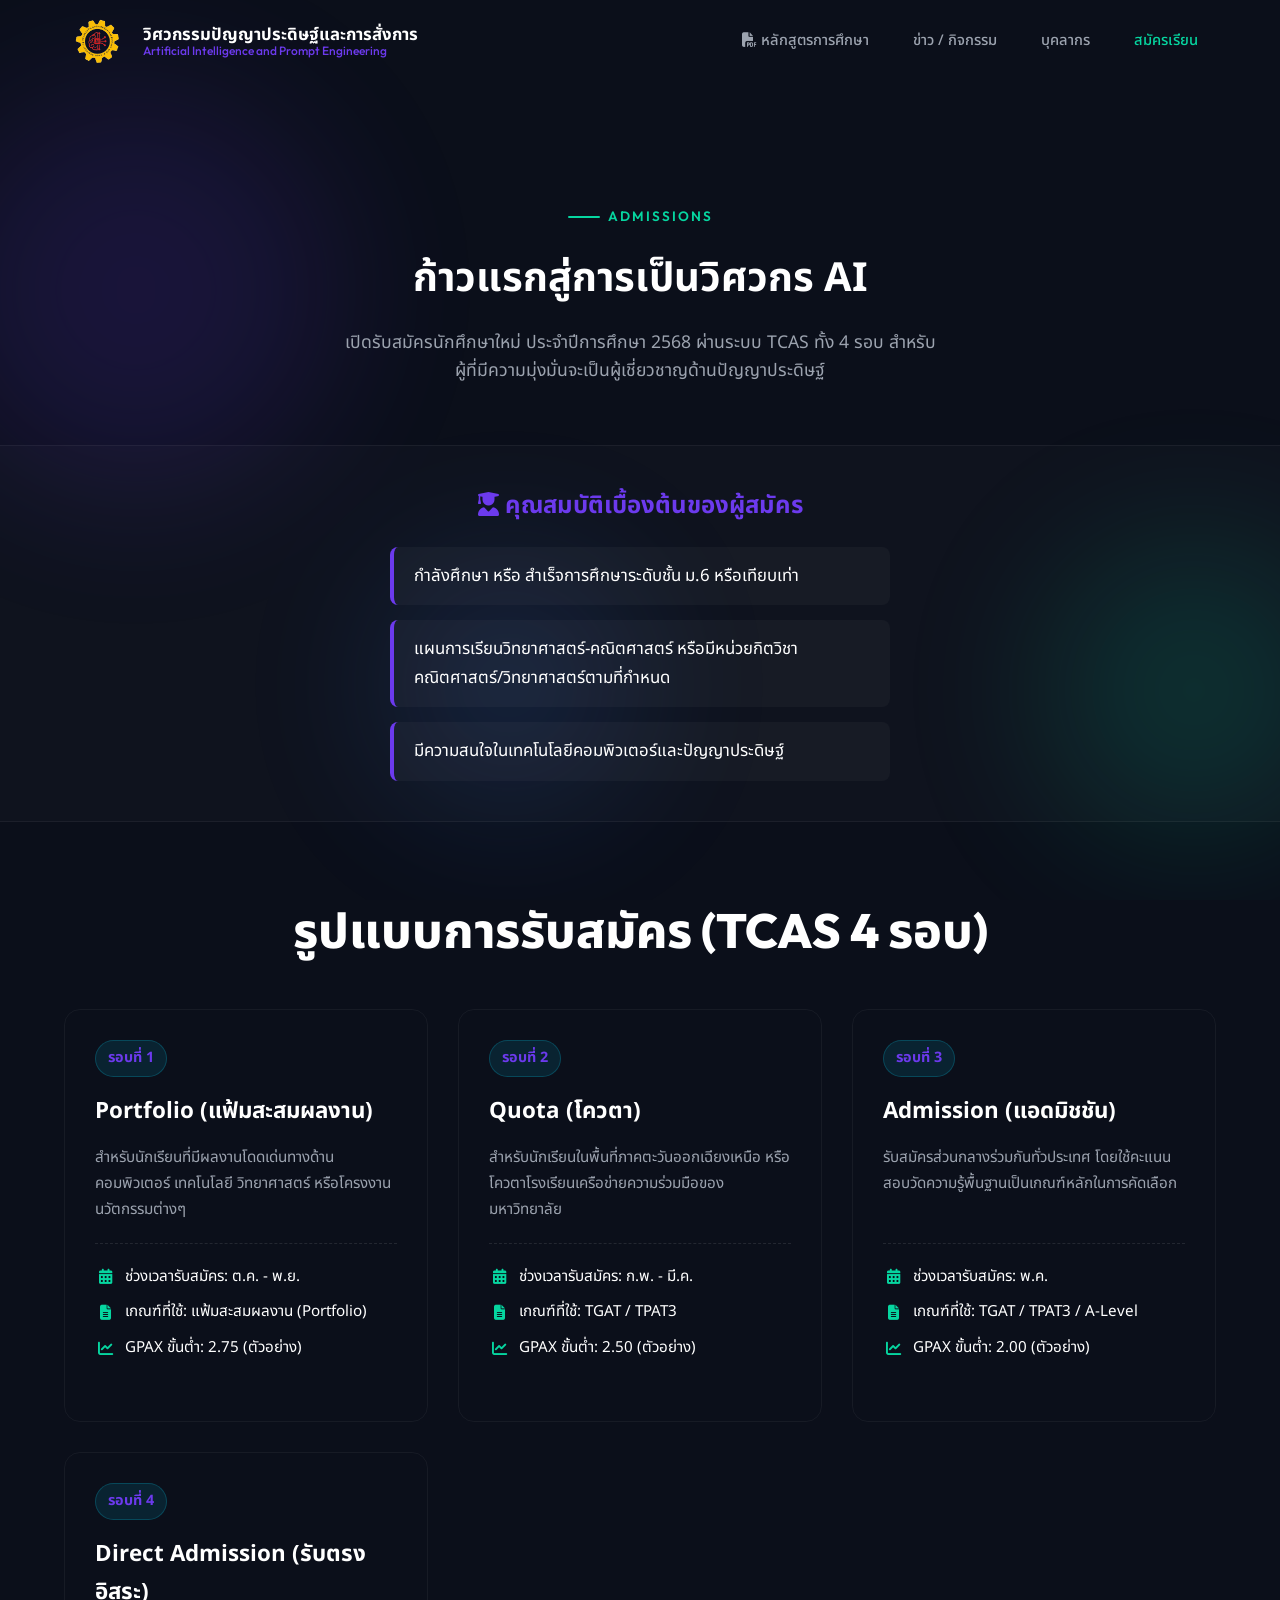
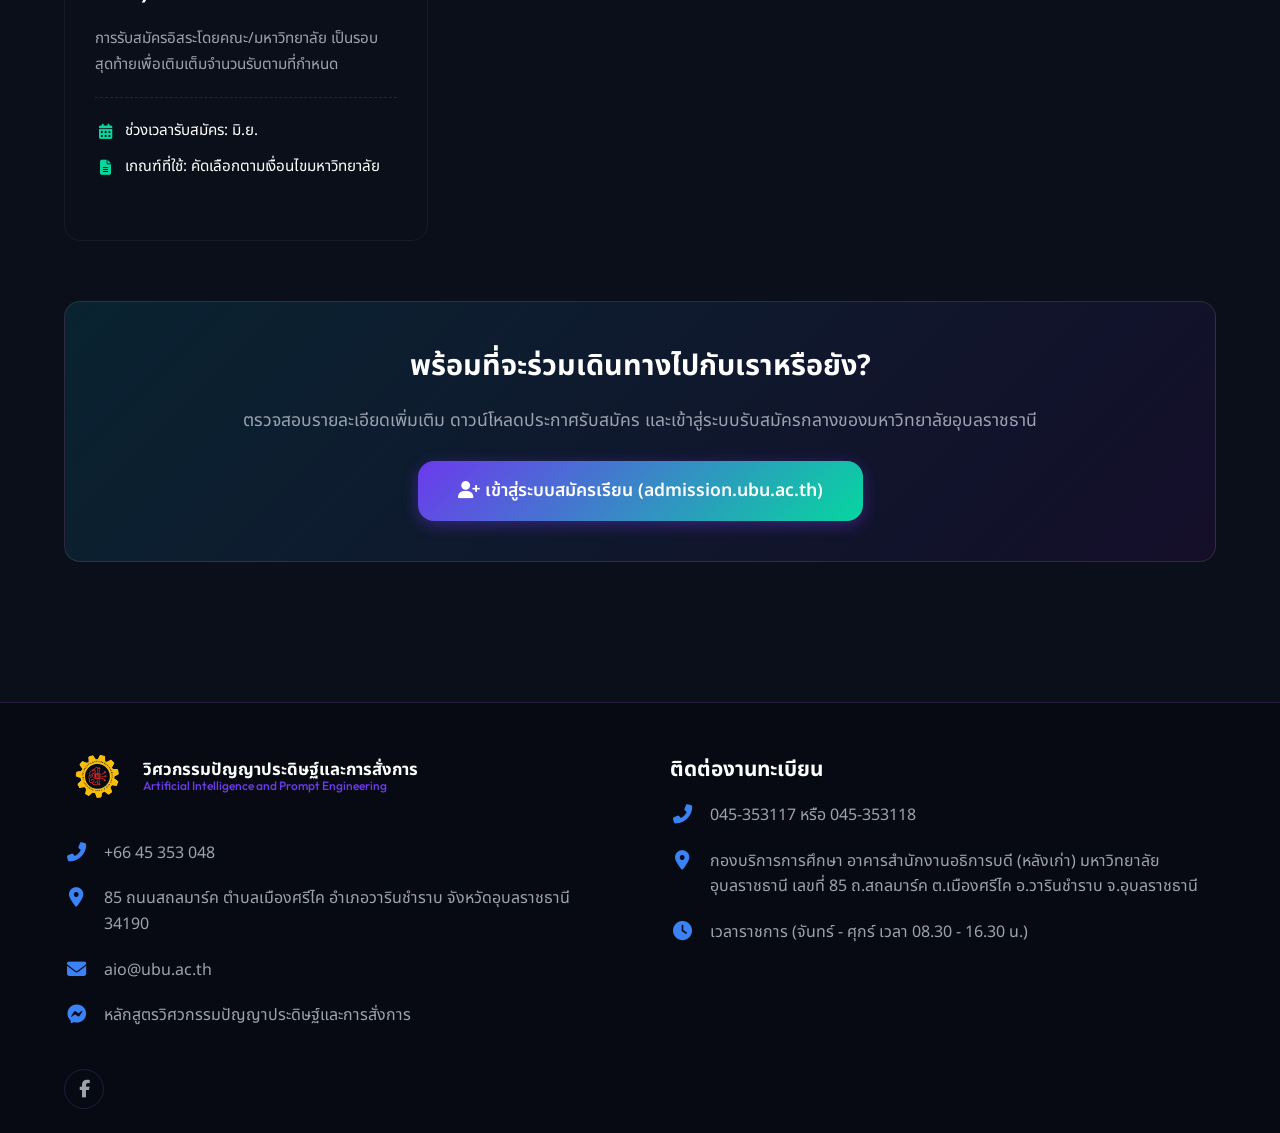
<file: admission.html>
﻿<!DOCTYPE html>
<html lang="th">
<head>
  <meta charset="UTF-8">
  <meta name="viewport" content="width=device-width, initial-scale=1.0">
  <meta name="description" content="สมัครเรียน หลักสูตรวิศวกรรมศาสตรบัณฑิต สาขาวิชาวิศวกรรมปัญญาประดิษฐ์ (AI Engineering)">
  <title>สมัครเรียน | AI Engineering</title>
  <link rel="icon" href="images/logo_aipe.png" type="image/png">
  <link rel="stylesheet" href="style.css">
  <link rel="stylesheet" href="https://cdnjs.cloudflare.com/ajax/libs/font-awesome/6.5.1/css/all.min.css">
</head>
<body>

  <!-- Background Particles -->
  <div class="bg-particles">
    <div class="orb"></div>
    <div class="orb"></div>
    <div class="orb"></div>
  </div>

  <!-- NAVBAR -->
  <nav class="navbar" id="navbar">
    <div class="container">
            <a href="index.html" class="nav-logo" style="display: flex; align-items: center; gap: 12px; text-decoration: none;">
        <img src="images/logo_aipe.png" alt="AIPE Logo" class="nav-logo-img" style="height: 50px; width: auto; object-fit: contain;">
        <div class="nav-logo-text" style="display: flex; flex-direction: column; justify-content: center;">
          <span style="font-size: 1.05rem; font-weight: 700; color: var(--clr-text-bright); line-height: 1.2;">วิศวกรรมปัญญาประดิษฐ์และการสั่งการ</span>
          <span style="font-size: 0.75rem; font-weight: 500; color: var(--clr-primary); line-height: 1.2;">Artificial Intelligence and Prompt Engineering</span>
        </div>
      </a>

      <ul class="nav-links" id="navLinks">
        <li><a href="curriculum.html"><i class="fas fa-file-pdf"></i> หลักสูตรการศึกษา</a></li>
        <li><a href="news.html">ข่าว / กิจกรรม</a></li>
        <li><a href="faculty.html">บุคลากร</a></li>
        <li><a href="admission.html" class="active">สมัครเรียน</a></li>
      </ul>

      <button class="nav-toggle" id="navToggle" aria-label="Toggle navigation">
        <span class="hamburger"></span>
      </button>
    </div>
  </nav>

  <!-- Spacer for fixed navbar -->
  <div style="margin-top: 80px;"></div>

  <!-- HERO SECTION -->
  <section class="admission-hero reveal">
    <div class="container">
      <span class="section-label">Admissions</span>
      <h1>ก้าวแรกสู่การเป็นวิศวกร AI</h1>
      <p>เปิดรับสมัครนักศึกษาใหม่ ประจำปีการศึกษา 2568 ผ่านระบบ TCAS ทั้ง 4 รอบ สำหรับผู้ที่มีความมุ่งมั่นจะเป็นผู้เชี่ยวชาญด้านปัญญาประดิษฐ์</p>
    </div>
  </section>

  <!-- QUALIFICATIONS -->
  <section class="qualifications reveal">
    <div class="container qual-container">
      <h2><i class="fas fa-user-graduate"></i> คุณสมบัติเบื้องต้นของผู้สมัคร</h2>
      <ul class="qual-list">
        <li>กำลังศึกษา หรือ สำเร็จการศึกษาระดับชั้น ม.6 หรือเทียบเท่า</li>
        <li>แผนการเรียนวิทยาศาสตร์-คณิตศาสตร์ หรือมีหน่วยกิตวิชาคณิตศาสตร์/วิทยาศาสตร์ตามที่กำหนด</li>
        <li>มีความสนใจในเทคโนโลยีคอมพิวเตอร์และปัญญาประดิษฐ์</li>
      </ul>
    </div>
  </section>

  <!-- TCAS ROUNDS -->
  <section class="tcas-section reveal">
    <div class="container">
      <div class="tcas-header">
        <h2 class="section-title">รูปแบบการรับสมัคร (TCAS 4 รอบ)</h2>
      </div>
      
      <div class="tcas-grid">
        <!-- Round 1 -->
        <div class="tcas-card">
          <span class="round-badge">รอบที่ 1</span>
          <h3>Portfolio (แฟ้มสะสมผลงาน)</h3>
          <p>สำหรับนักเรียนที่มีผลงานโดดเด่นทางด้านคอมพิวเตอร์ เทคโนโลยี วิทยาศาสตร์ หรือโครงงานนวัตกรรมต่างๆ</p>
          <div class="tcas-details">
            <div class="detail-item"><i class="fas fa-calendar-alt"></i> ช่วงเวลารับสมัคร: ต.ค. - พ.ย.</div>
            <div class="detail-item"><i class="fas fa-file-alt"></i> เกณฑ์ที่ใช้: แฟ้มสะสมผลงาน (Portfolio)</div>
            <div class="detail-item"><i class="fas fa-chart-line"></i> GPAX ขั้นต่ำ: 2.75 (ตัวอย่าง)</div>
          </div>
        </div>

        <!-- Round 2 -->
        <div class="tcas-card">
          <span class="round-badge">รอบที่ 2</span>
          <h3>Quota (โควตา)</h3>
          <p>สำหรับนักเรียนในพื้นที่ภาคตะวันออกเฉียงเหนือ หรือโควตาโรงเรียนเครือข่ายความร่วมมือของมหาวิทยาลัย</p>
          <div class="tcas-details">
            <div class="detail-item"><i class="fas fa-calendar-alt"></i> ช่วงเวลารับสมัคร: ก.พ. - มี.ค.</div>
            <div class="detail-item"><i class="fas fa-file-alt"></i> เกณฑ์ที่ใช้: TGAT / TPAT3</div>
            <div class="detail-item"><i class="fas fa-chart-line"></i> GPAX ขั้นต่ำ: 2.50 (ตัวอย่าง)</div>
          </div>
        </div>

        <!-- Round 3 -->
        <div class="tcas-card">
          <span class="round-badge">รอบที่ 3</span>
          <h3>Admission (แอดมิชชัน)</h3>
          <p>รับสมัครส่วนกลางร่วมกันทั่วประเทศ โดยใช้คะแนนสอบวัดความรู้พื้นฐานเป็นเกณฑ์หลักในการคัดเลือก</p>
          <div class="tcas-details">
            <div class="detail-item"><i class="fas fa-calendar-alt"></i> ช่วงเวลารับสมัคร: พ.ค.</div>
            <div class="detail-item"><i class="fas fa-file-alt"></i> เกณฑ์ที่ใช้: TGAT / TPAT3 / A-Level</div>
            <div class="detail-item"><i class="fas fa-chart-line"></i> GPAX ขั้นต่ำ: 2.00 (ตัวอย่าง)</div>
          </div>
        </div>

        <!-- Round 4 -->
        <div class="tcas-card">
          <span class="round-badge">รอบที่ 4</span>
          <h3>Direct Admission (รับตรงอิสระ)</h3>
          <p>การรับสมัครอิสระโดยคณะ/มหาวิทยาลัย เป็นรอบสุดท้ายเพื่อเติมเต็มจำนวนรับตามที่กำหนด</p>
          <div class="tcas-details">
            <div class="detail-item"><i class="fas fa-calendar-alt"></i> ช่วงเวลารับสมัคร: มิ.ย.</div>
            <div class="detail-item"><i class="fas fa-file-alt"></i> เกณฑ์ที่ใช้: คัดเลือกตามเงื่อนไขมหาวิทยาลัย</div>
          </div>
        </div>
      </div>
      
      <!-- CTA Banner -->
      <div class="admission-cta-banner reveal">
        <h2>พร้อมที่จะร่วมเดินทางไปกับเราหรือยัง?</h2>
        <p>ตรวจสอบรายละเอียดเพิ่มเติม ดาวน์โหลดประกาศรับสมัคร และเข้าสู่ระบบรับสมัครกลางของมหาวิทยาลัยอุบลราชธานี</p>
        <a href="https://admission.ubu.ac.th/admission/home" target="_blank" class="btn btn-primary btn-lg" style="font-size: 1.1rem; padding: 15px 40px; display: inline-block;">
          <i class="fas fa-user-plus"></i> เข้าสู่ระบบสมัครเรียน (admission.ubu.ac.th)
        </a>
      </div>
    </div>
  </section>

  <!-- FOOTER FROM INDEX -->
  <footer class="footer" id="contact">
    <div class="container">
      <div class="footer-grid">
        <!-- Left Column -->
        <div class="footer-column">
          <div class="footer-brand">
                  <a href="index.html" class="nav-logo" style="display: flex; align-items: center; gap: 12px; text-decoration: none;">
        <img src="images/logo_aipe.png" alt="AIPE Logo" class="nav-logo-img" style="height: 50px; width: auto; object-fit: contain;">
        <div class="nav-logo-text" style="display: flex; flex-direction: column; justify-content: center;">
          <span style="font-size: 1.05rem; font-weight: 700; color: var(--clr-text-bright); line-height: 1.2;">วิศวกรรมปัญญาประดิษฐ์และการสั่งการ</span>
          <span style="font-size: 0.75rem; font-weight: 500; color: var(--clr-primary); line-height: 1.2;">Artificial Intelligence and Prompt Engineering</span>
        </div>
      </a>
          </div>
          
          <ul class="footer-contact-list">
            <li>
              <div class="icon-wrapper"><i class="fas fa-phone-alt"></i></div>
              <span>+66 45 353 048</span>
            </li>
            <li>
              <div class="icon-wrapper"><i class="fas fa-map-marker-alt"></i></div>
              <span>85 ถนนสถลมาร์ค ตำบลเมืองศรีไค อำเภอวารินชำราบ จังหวัดอุบลราชธานี 34190</span>
            </li>
            <li>
              <div class="icon-wrapper"><i class="fas fa-envelope"></i></div>
              <span>aio@ubu.ac.th</span>
            </li>
            <li>
              <div class="icon-wrapper"><i class="fab fa-facebook-messenger"></i></div>
              <span>หลักสูตรวิศวกรรมปัญญาประดิษฐ์และการสั่งการ</span>
            </li>
          </ul>

          <div class="footer-socials-horizontal">
            <a href="https://www.facebook.com/profile.php?id=61566550299764&locale=th_TH" target="_blank" aria-label="Facebook"><i class="fab fa-facebook-f"></i></a>
          </div>
        </div>

        <!-- Right Column (Registration Contact) -->
        <div class="footer-column">
          <h3>ติดต่องานทะเบียน</h3>
          <ul class="footer-contact-list">
            <li>
              <div class="icon-wrapper"><i class="fas fa-phone-alt"></i></div>
              <span>045-353117 หรือ 045-353118</span>
            </li>
            <li>
              <div class="icon-wrapper"><i class="fas fa-map-marker-alt"></i></div>
              <span>กองบริการการศึกษา อาคารสำนักงานอธิการบดี (หลังเก่า) มหาวิทยาลัยอุบลราชธานี เลขที่ 85 ถ.สถลมาร์ค ต.เมืองศรีไค อ.วารินชำราบ จ.อุบลราชธานี</span>
            </li>
            <li>
              <div class="icon-wrapper"><i class="fas fa-clock"></i></div>
              <span>เวลาราชการ (จันทร์ - ศุกร์ เวลา 08.30 - 16.30 น.)</span>
            </li>
          </ul>
        </div>
      </div>
    </div>
  </footer>

  <script>
    // Navbar scroll effect
    const navbar = document.getElementById('navbar');
    window.addEventListener('scroll', () => {
      navbar.classList.toggle('scrolled', window.scrollY > 50);
    });

    // Mobile nav toggle
    const navToggle = document.getElementById('navToggle');
    const navLinks = document.getElementById('navLinks');

    navToggle.addEventListener('click', () => {
      navLinks.classList.toggle('open');
    });

    // Scroll Reveal Animation
    const revealElements = document.querySelectorAll('.reveal');
    const revealObserver = new IntersectionObserver((entries) => {
      entries.forEach(entry => {
        if (entry.isIntersecting) {
          entry.target.classList.add('visible');
        }
      });
    }, {
      threshold: 0.1,
      rootMargin: '0px 0px -50px 0px'
    });
    revealElements.forEach(el => revealObserver.observe(el));
  </script>
</body>
</html>
</file>
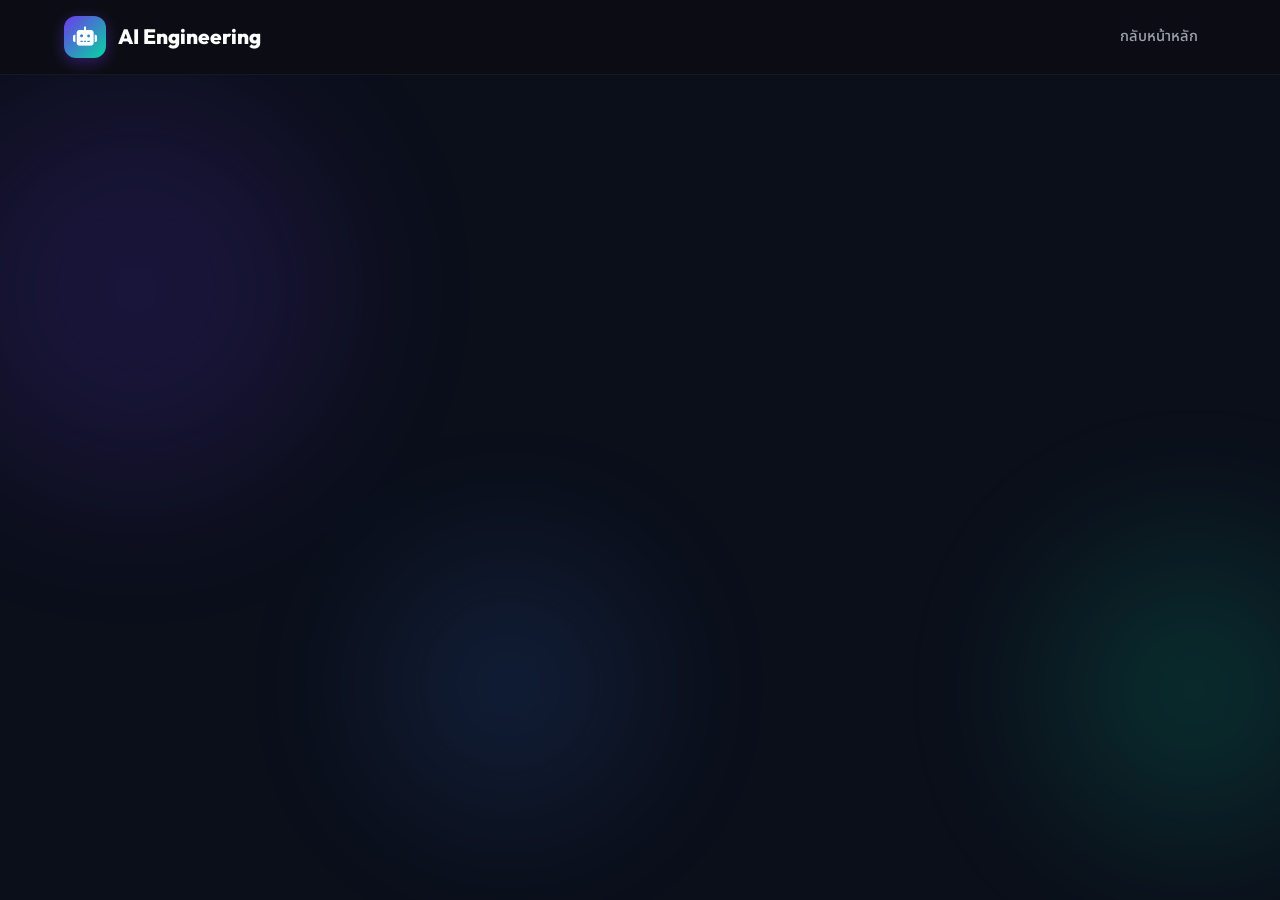
<file: apply.html>
﻿<!DOCTYPE html>
<html lang="th">
<head>
  <meta charset="UTF-8">
  <meta name="viewport" content="width=device-width, initial-scale=1.0">
  <meta name="description" content="สมัครเรียน หลักสูตรวิศวกรรมศาสตรบัณฑิต สาขาวิชาวิศวกรรมปัญญาประดิษฐ์ (AI Engineering)">
  <title>สมัครเรียน | วิศวกรรมปัญญาประดิษฐ์</title>
  <link rel="icon" href="images/logo_aipe.png" type="image/png">
  <link rel="stylesheet" href="style.css">
  <link rel="stylesheet" href="https://cdnjs.cloudflare.com/ajax/libs/font-awesome/6.5.1/css/all.min.css">
  <style>
    .apply-page {
      padding: 160px 0 100px;
      min-height: 100vh;
      display: flex;
      align-items: center;
      position: relative;
    }

    .apply-card {
      background: var(--clr-bg-card);
      border: 1px solid var(--clr-border);
      border-radius: var(--radius-lg);
      padding: 60px 40px;
      box-shadow: var(--shadow-elevated);
      max-width: 700px;
      margin: 0 auto;
      text-align: center;
      position: relative;
      z-index: 1;
    }

    .apply-card-header {
      margin-bottom: 40px;
    }

    .apply-card-header i {
      font-size: 3rem;
      background: linear-gradient(135deg, var(--clr-primary) 0%, var(--clr-accent) 100%);
      -webkit-background-clip: text;
      -webkit-text-fill-color: transparent;
      margin-bottom: 20px;
    }

    .apply-card-header h1 {
      font-family: var(--font-heading);
      font-size: 2.5rem;
      font-weight: 800;
      color: var(--clr-text-bright);
      margin-bottom: 15px;
    }

    .apply-card-header p {
      color: var(--clr-text-muted);
      font-size: 1.1rem;
      line-height: 1.6;
    }

    .coming-soon-badge {
      display: inline-block;
      background: rgba(108, 58, 237, 0.15);
      color: var(--clr-primary-light);
      padding: 8px 20px;
      border-radius: 50px;
      font-weight: 600;
      font-size: 0.9rem;
      letter-spacing: 1px;
      margin-bottom: 30px;
      border: 1px solid rgba(108, 58, 237, 0.3);
    }

    .external-link-btn {
      display: inline-flex;
      align-items: center;
      justify-content: center;
      gap: 12px;
      width: 100%;
      padding: 20px;
      font-size: 1.2rem;
      font-weight: 700;
      border-radius: var(--radius-md);
      background: linear-gradient(135deg, var(--clr-primary) 0%, var(--clr-accent) 100%);
      color: white;
      text-decoration: none;
      transition: all 0.3s ease;
      box-shadow: 0 10px 20px rgba(108, 58, 237, 0.3);
    }

    .external-link-btn:hover {
      transform: translateY(-3px);
      box-shadow: 0 15px 30px rgba(108, 58, 237, 0.5);
    }

    .back-home {
      display: inline-block;
      margin-top: 30px;
      color: var(--clr-text-muted);
      text-decoration: none;
      transition: color 0.3s;
      font-weight: 500;
    }
    
    .back-home:hover {
      color: var(--clr-text-bright);
    }
  </style>
</head>
<body>

  <!-- Background Particles -->
  <div class="bg-particles">
    <div class="orb"></div>
    <div class="orb"></div>
    <div class="orb"></div>
  </div>

  <!-- NAVBAR -->
  <nav class="navbar" id="navbar" style="background: rgba(13, 14, 21, 0.95); backdrop-filter: blur(10px); border-bottom: 1px solid rgba(255, 255, 255, 0.05);">
    <div class="container">
      <a href="index.html" class="nav-logo">
        <div class="logo-icon"><i class="fas fa-robot"></i></div>
        <span>AI Engineering</span>
      </a>

      <ul class="nav-links" id="navLinks">
        <li><a href="index.html">กลับหน้าหลัก</a></li>
      </ul>
    </div>
  </nav>

  <!-- APPLY SECTION -->
  <section class="apply-page">
    <div class="container">
      <div class="apply-card reveal active">
        <div class="apply-card-header">
          <i class="fas fa-user-graduate"></i>
          <h1>ระบบรับสมัครนักศึกษาใหม่</h1>
          <span class="coming-soon-badge"><i class="fas fa-clock"></i> รอกำหนดลิงก์รับสมัคร</span>
          <p>มาร่วมเป็นส่วนหนึ่งของวิศวกร AI แห่งอนาคต<br>ระบบจะนำท่านไปยังเว็บไซต์รับสมัครของมหาวิทยาลัย</p>
        </div>
        
        <!-- Placeholder for the actual application link -->
        <a href="#" class="external-link-btn" id="applyLinkBtn" onclick="alert('เดี๋ยวจะเอาลิงก์มาใส่ตรงนี้นะครับ'); return false;">
          <span>เข้าสู่ระบบรับสมัคร</span>
          <i class="fas fa-external-link-alt"></i>
        </a>

        <a href="index.html" class="back-home"><i class="fas fa-arrow-left"></i> กลับสู่หน้าหลัก</a>
      </div>
    </div>
  </section>

</body>
</html>
</file>
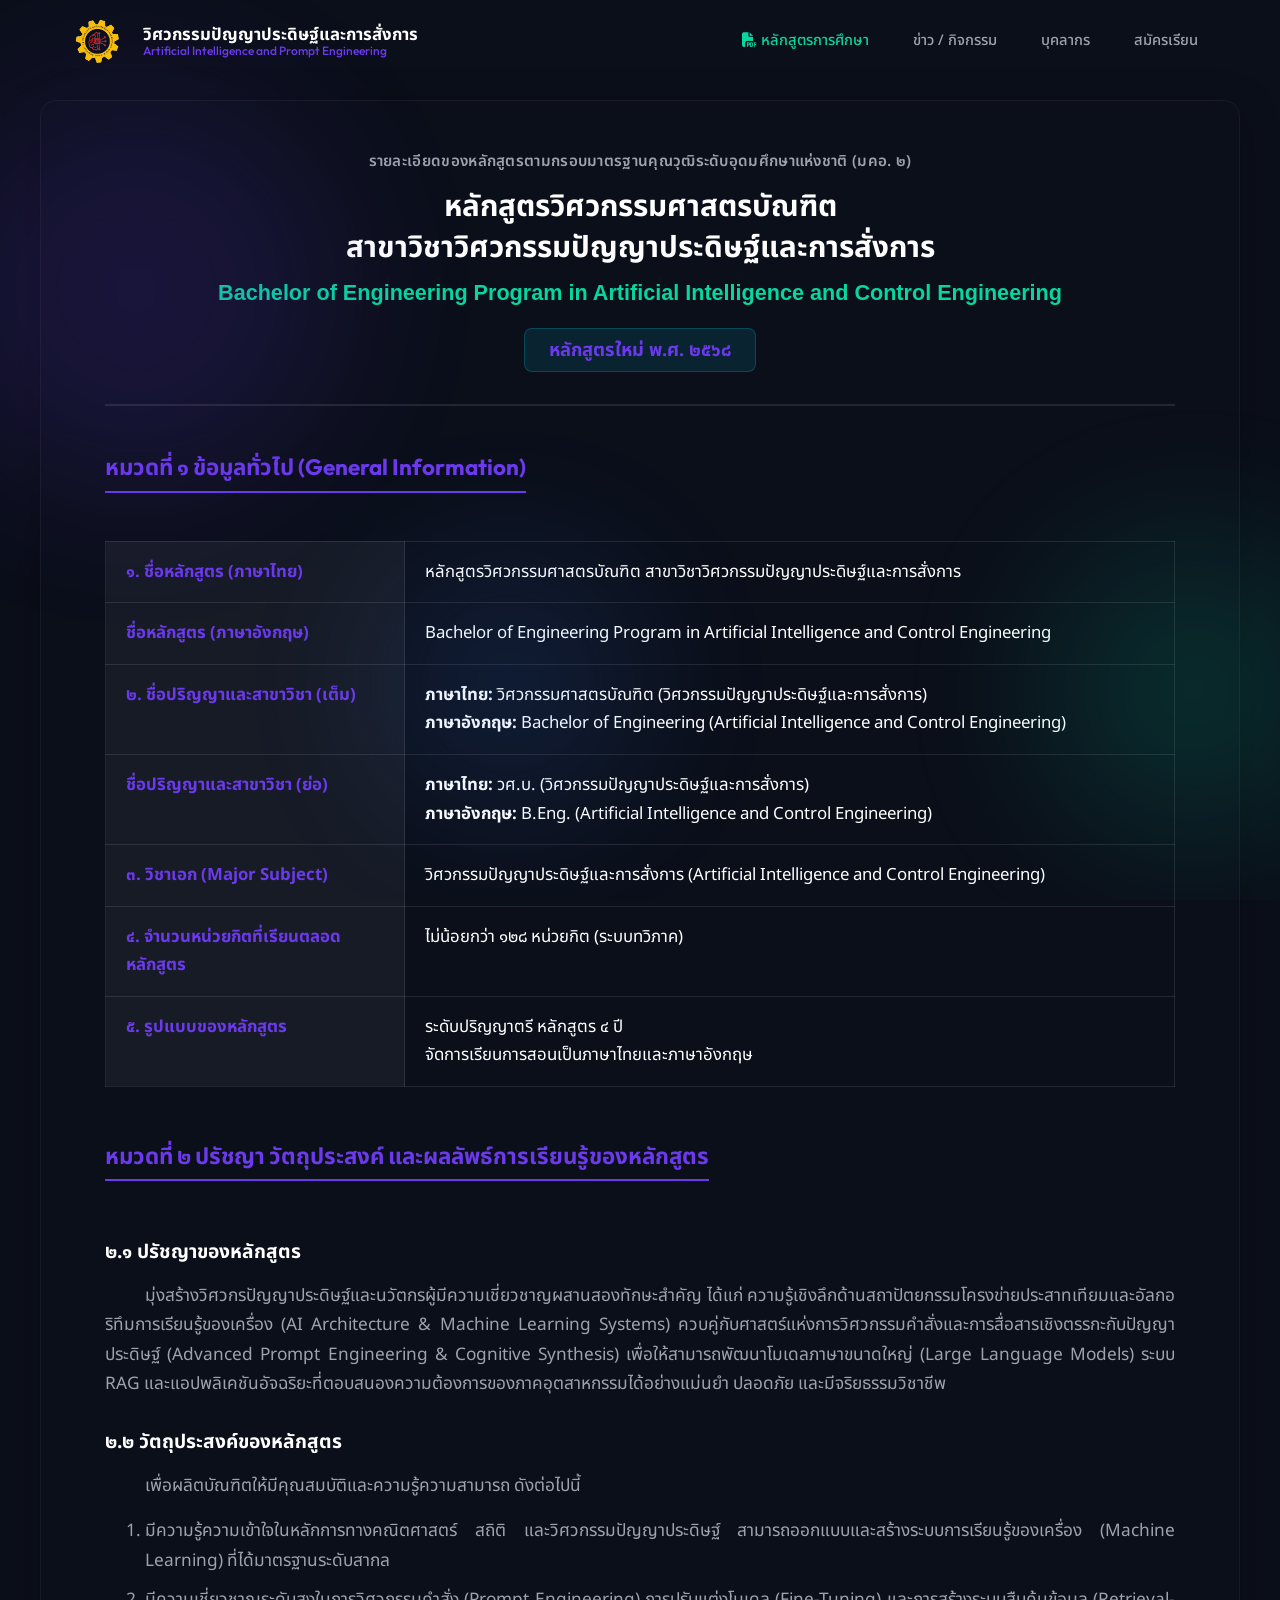
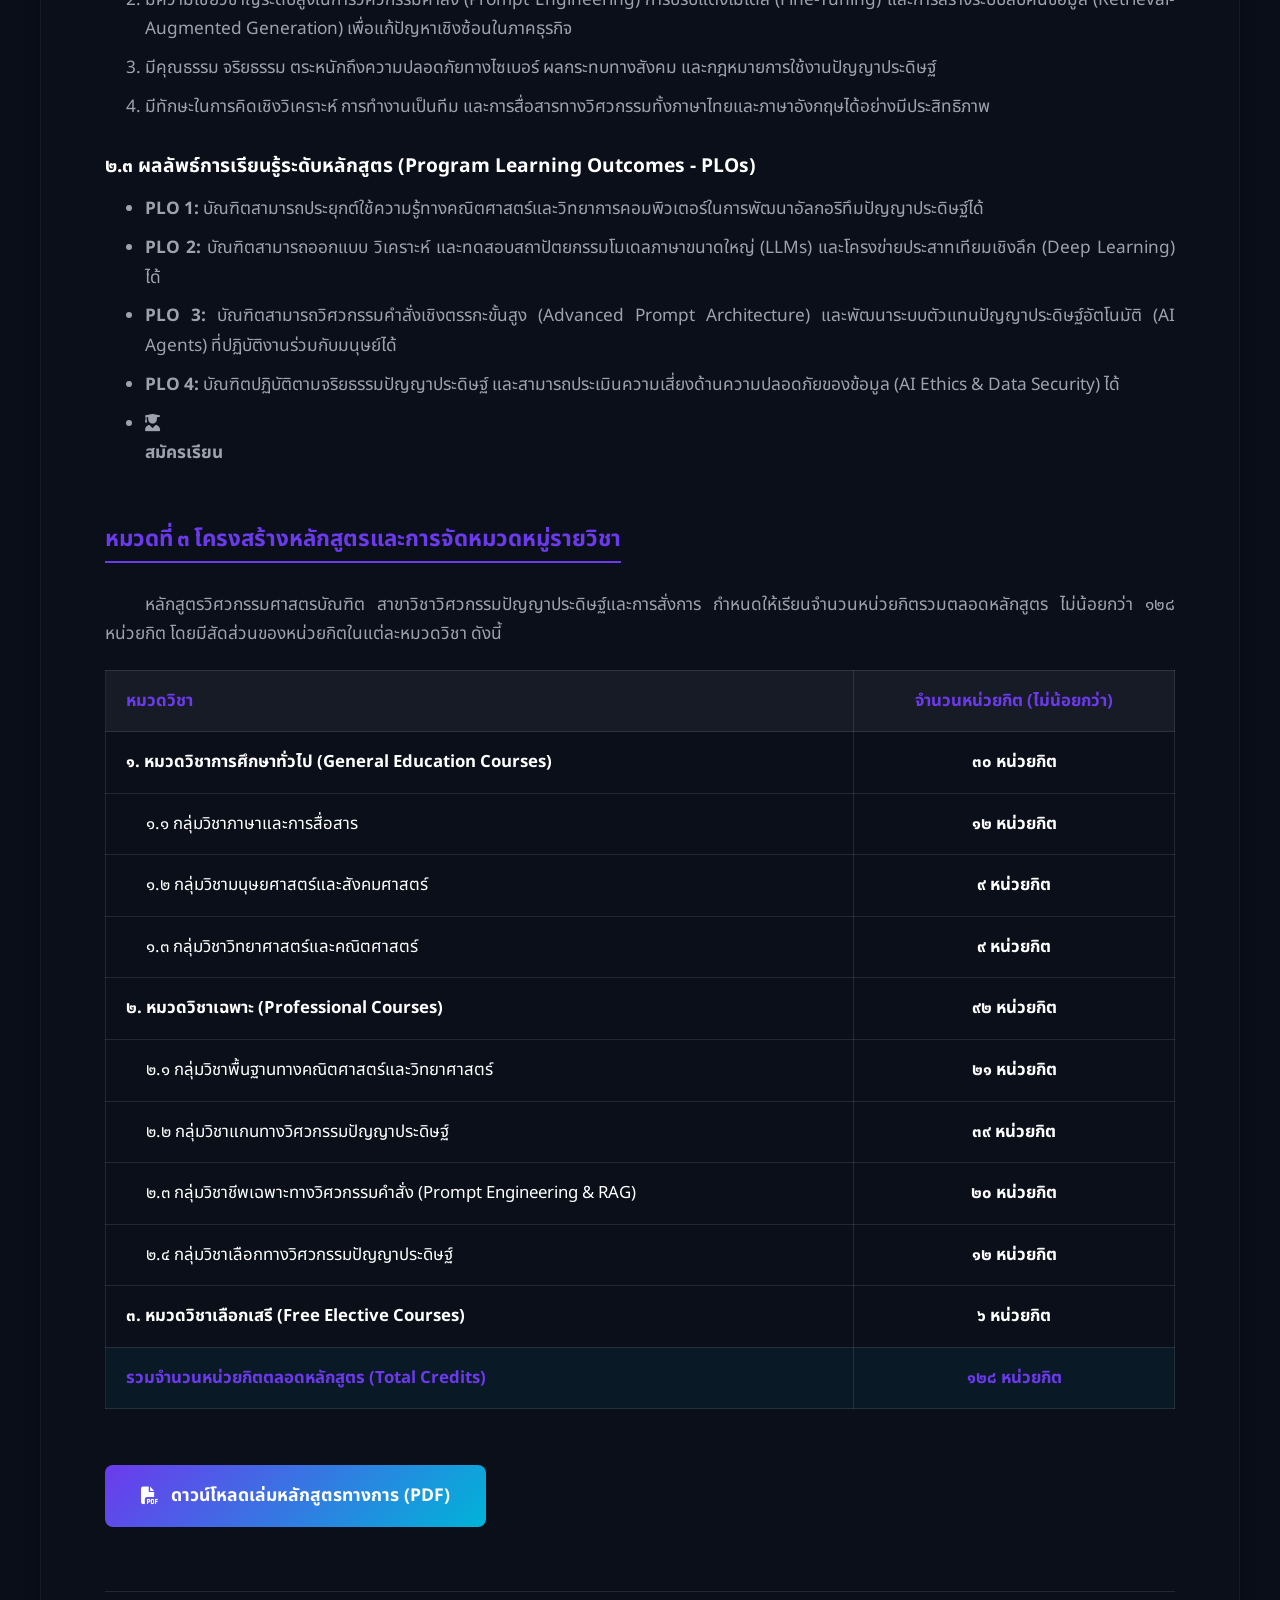
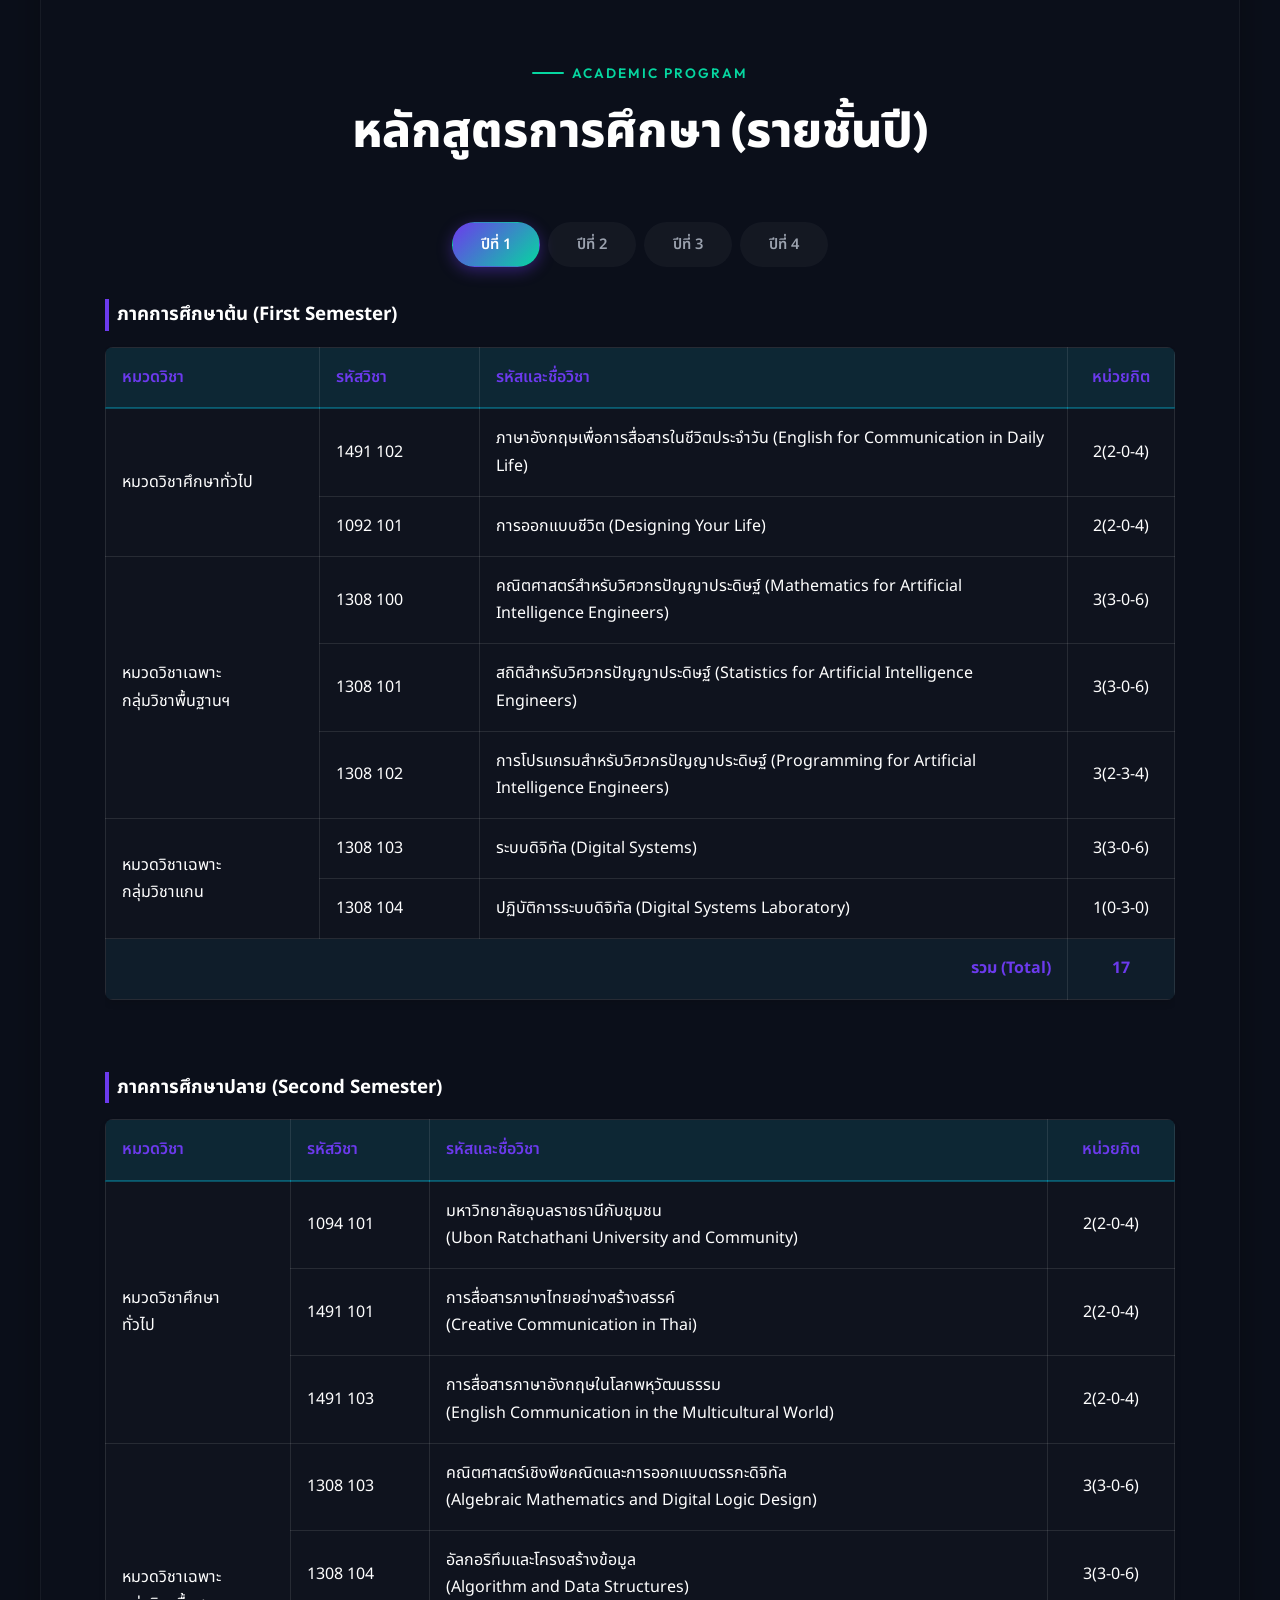
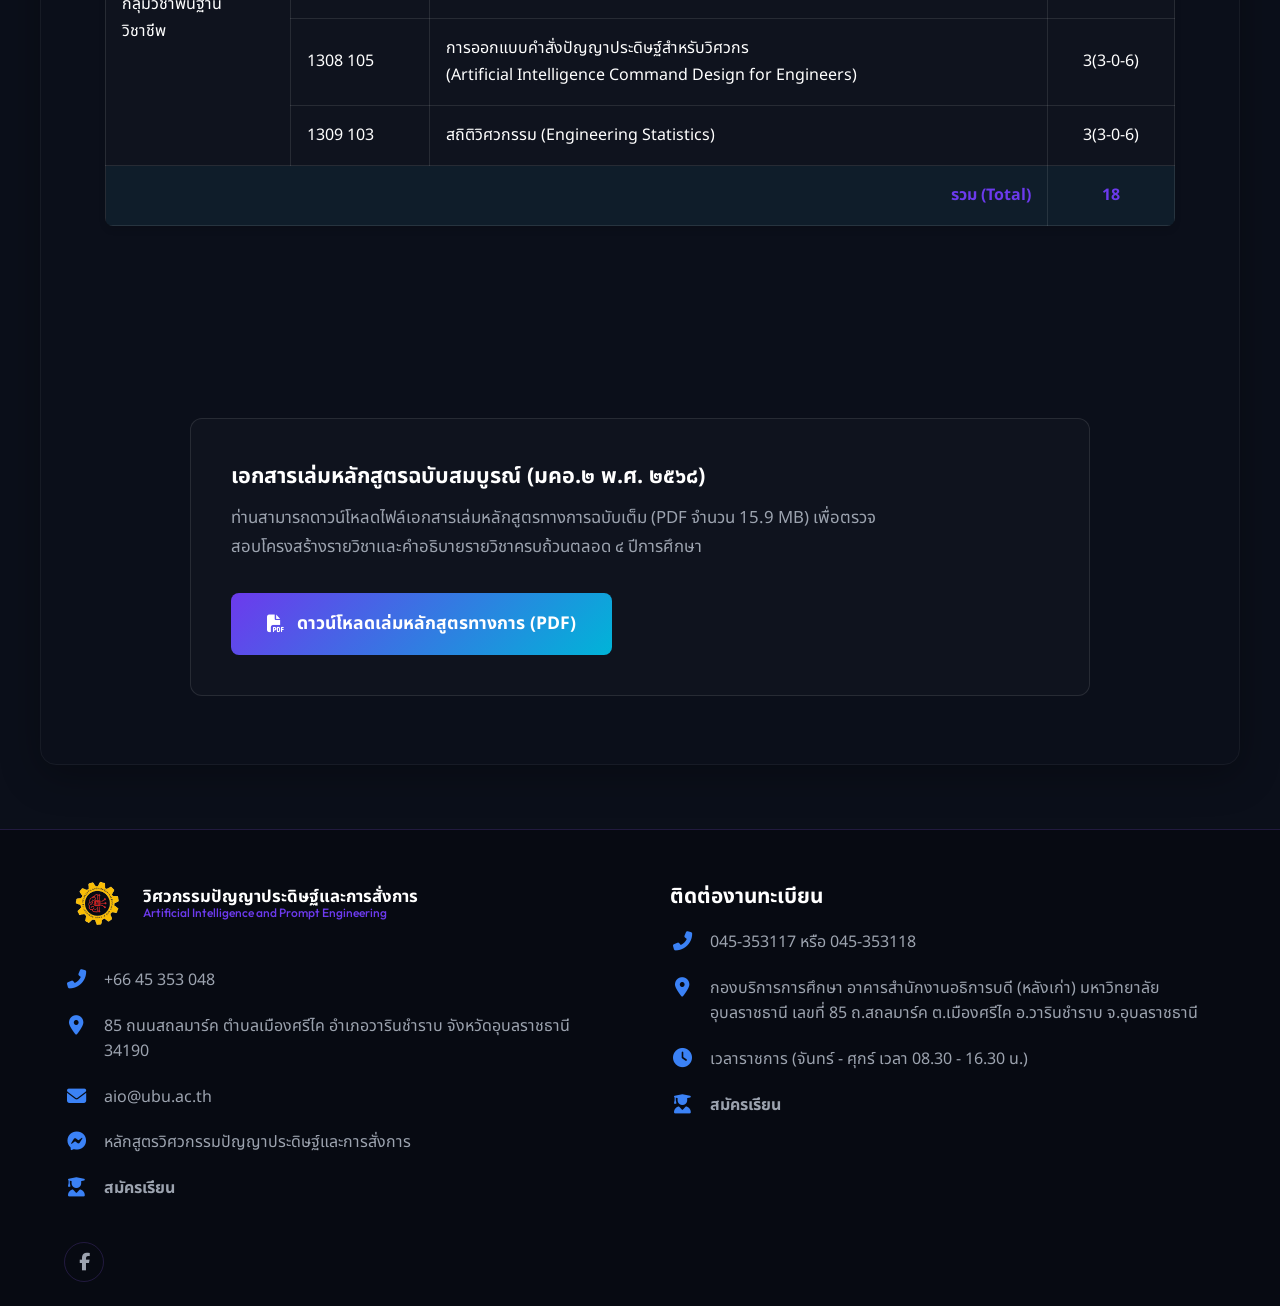
<file: curriculum.html>
﻿<!DOCTYPE html>
<html lang="th">
<head>
  <meta charset="UTF-8">
  <meta name="viewport" content="width=device-width, initial-scale=1.0">
  <meta name="description" content="หลักสูตรวิศวกรรมศาสตรบัณฑิต สาขาวิชาวิศวกรรมปัญญาประดิษฐ์ (AI Engineering)">
  <title>รายละเอียดหลักสูตร | AI Engineering</title>
  <link rel="icon" href="images/logo_aipe.png" type="image/png">
  <link rel="stylesheet" href="style.css">
  <link rel="stylesheet" href="https://cdnjs.cloudflare.com/ajax/libs/font-awesome/6.5.1/css/all.min.css">
</head>
<body>

  <!-- Background Particles -->
  <div class="bg-particles">
    <div class="orb"></div>
    <div class="orb"></div>
    <div class="orb"></div>
  </div>

  <!-- NAVBAR FROM INDEX -->
  <nav class="navbar" id="navbar">
    <div class="container">
            <a href="index.html" class="nav-logo" style="display: flex; align-items: center; gap: 12px; text-decoration: none;">
        <img src="images/logo_aipe.png" alt="AIPE Logo" class="nav-logo-img" style="height: 50px; width: auto; object-fit: contain;">
        <div class="nav-logo-text" style="display: flex; flex-direction: column; justify-content: center;">
          <span style="font-size: 1.05rem; font-weight: 700; color: var(--clr-text-bright); line-height: 1.2;">วิศวกรรมปัญญาประดิษฐ์และการสั่งการ</span>
          <span style="font-size: 0.75rem; font-weight: 500; color: var(--clr-primary); line-height: 1.2;">Artificial Intelligence and Prompt Engineering</span>
        </div>
      </a>
      <ul class="nav-links" id="navLinks">
        <li><a href="curriculum.html" class="active"><i class="fas fa-file-pdf"></i> หลักสูตรการศึกษา</a></li>
        <li><a href="news.html">ข่าว / กิจกรรม</a></li>
        <li><a href="faculty.html">บุคลากร</a></li>
        <li><a href="admission.html">สมัครเรียน</a></li>
      </ul>

      <button class="nav-toggle" id="navToggle" aria-label="Toggle navigation">
        <span class="hamburger"></span>
      </button>
    </div>
  </nav>

  <!-- DOCUMENT SHEET CONTENT -->
  <main class="document-sheet" style="margin-top: 100px;">
    <div class="official-header">
      <div class="doc-code" data-th="รายละเอียดของหลักสูตรตามกรอบมาตรฐานคุณวุฒิระดับอุดมศึกษาแห่งชาติ (มคอ. ๒)" data-en="Program Specification under National Higher Education Qualifications Framework (TQF 2)">รายละเอียดของหลักสูตรตามกรอบมาตรฐานคุณวุฒิระดับอุดมศึกษาแห่งชาติ (มคอ. ๒)</div>
      <h1 data-th="หลักสูตรวิศวกรรมศาสตรบัณฑิต<br/>สาขาวิชาวิศวกรรมปัญญาประดิษฐ์และการสั่งการ" data-en="Bachelor of Engineering Program<br/>in Artificial Intelligence and Control Engineering">หลักสูตรวิศวกรรมศาสตรบัณฑิต<br/>สาขาวิชาวิศวกรรมปัญญาประดิษฐ์และการสั่งการ</h1>
      <h2 data-th="Bachelor of Engineering Program in Artificial Intelligence and Control Engineering" data-en="Bachelor of Engineering Program in Artificial Intelligence and Control Engineering">Bachelor of Engineering Program in Artificial Intelligence and Control Engineering</h2>
      <div class="revised-year" data-th="หลักสูตรใหม่ พ.ศ. ๒๕๖๘" data-en="New Curriculum B.E. 2568 (2025)">หลักสูตรใหม่ พ.ศ. ๒๕๖๘</div>
    </div>

    <!-- Section 1 -->
    <section class="doc-section">
      <h3 class="section-title" data-th="หมวดที่ ๑ ข้อมูลทั่วไป (General Information)" data-en="Section 1: General Information">หมวดที่ ๑ ข้อมูลทั่วไป (General Information)</h3>
      <table class="official-table">
        <tbody>
          <tr>
            <th data-th="๑. ชื่อหลักสูตร (ภาษาไทย)" data-en="1. Program Name (Thai)">๑. ชื่อหลักสูตร (ภาษาไทย)</th>
            <td data-th="หลักสูตรวิศวกรรมศาสตรบัณฑิต สาขาวิชาวิศวกรรมปัญญาประดิษฐ์และการสั่งการ" data-en="Bachelor of Engineering Program in Artificial Intelligence and Control Engineering">หลักสูตรวิศวกรรมศาสตรบัณฑิต สาขาวิชาวิศวกรรมปัญญาประดิษฐ์และการสั่งการ</td>
          </tr>
          <tr>
            <th data-th="ชื่อหลักสูตร (ภาษาอังกฤษ)" data-en="Program Name (English)">ชื่อหลักสูตร (ภาษาอังกฤษ)</th>
            <td data-th="Bachelor of Engineering Program in Artificial Intelligence and Control Engineering" data-en="Bachelor of Engineering Program in Artificial Intelligence and Control Engineering">Bachelor of Engineering Program in Artificial Intelligence and Control Engineering</td>
          </tr>
          <tr>
            <th data-th="๒. ชื่อปริญญาและสาขาวิชา (เต็ม)" data-en="2. Degree Title (Full)">๒. ชื่อปริญญาและสาขาวิชา (เต็ม)</th>
            <td data-th="<strong>ภาษาไทย:</strong> วิศวกรรมศาสตรบัณฑิต (วิศวกรรมปัญญาประดิษฐ์และการสั่งการ)<br/><strong>ภาษาอังกฤษ:</strong> Bachelor of Engineering (Artificial Intelligence and Control Engineering)" data-en="<strong>Thai:</strong> วิศวกรรมศาสตรบัณฑิต (วิศวกรรมปัญญาประดิษฐ์และการสั่งการ)<br/><strong>English:</strong> Bachelor of Engineering (Artificial Intelligence and Control Engineering)">
              <strong>ภาษาไทย:</strong> วิศวกรรมศาสตรบัณฑิต (วิศวกรรมปัญญาประดิษฐ์และการสั่งการ)<br/>
              <strong>ภาษาอังกฤษ:</strong> Bachelor of Engineering (Artificial Intelligence and Control Engineering)
            </td>
          </tr>
          <tr>
            <th data-th="ชื่อปริญญาและสาขาวิชา (ย่อ)" data-en="Degree Title (Abbreviated)">ชื่อปริญญาและสาขาวิชา (ย่อ)</th>
            <td data-th="<strong>ภาษาไทย:</strong> วศ.บ. (วิศวกรรมปัญญาประดิษฐ์และการสั่งการ)<br/><strong>ภาษาอังกฤษ:</strong> B.Eng. (Artificial Intelligence and Control Engineering)" data-en="<strong>Thai:</strong> วศ.บ. (วิศวกรรมปัญญาประดิษฐ์และการสั่งการ)<br/><strong>English:</strong> B.Eng. (Artificial Intelligence and Control Engineering)">
              <strong>ภาษาไทย:</strong> วศ.บ. (วิศวกรรมปัญญาประดิษฐ์และการสั่งการ)<br/>
              <strong>ภาษาอังกฤษ:</strong> B.Eng. (Artificial Intelligence and Control Engineering)
            </td>
          </tr>
          <tr>
            <th data-th="๓. วิชาเอก (Major Subject)" data-en="3. Major Subject">๓. วิชาเอก (Major Subject)</th>
            <td data-th="วิศวกรรมปัญญาประดิษฐ์และการสั่งการ (Artificial Intelligence and Control Engineering)" data-en="Artificial Intelligence and Control Engineering">วิศวกรรมปัญญาประดิษฐ์และการสั่งการ (Artificial Intelligence and Control Engineering)</td>
          </tr>
          <tr>
            <th data-th="๔. จำนวนหน่วยกิตที่เรียนตลอดหลักสูตร" data-en="4. Total Academic Credits">๔. จำนวนหน่วยกิตที่เรียนตลอดหลักสูตร</th>
            <td data-th="ไม่น้อยกว่า ๑๒๘ หน่วยกิต (ระบบทวิภาค)" data-en="Not less than 128 Credits (Bi-Semester System)">ไม่น้อยกว่า ๑๒๘ หน่วยกิต (ระบบทวิภาค)</td>
          </tr>
          <tr>
            <th data-th="๕. รูปแบบของหลักสูตร" data-en="5. Curriculum Format">๕. รูปแบบของหลักสูตร</th>
            <td data-th="ระดับปริญญาตรี หลักสูตร ๔ ปี<br/>จัดการเรียนการสอนเป็นภาษาไทยและภาษาอังกฤษ" data-en="Undergraduate Degree (4-Year Program)<br/>Bilingual Instruction (Thai/English)">
              ระดับปริญญาตรี หลักสูตร ๔ ปี<br/>
              จัดการเรียนการสอนเป็นภาษาไทยและภาษาอังกฤษ
            </td>
          </tr>
        </tbody>
      </table>
    
      
    </section>

    <!-- Section 2 -->
    <section class="doc-section">
      <h3 class="section-title" data-th="หมวดที่ ๒ ปรัชญา วัตถุประสงค์ และผลลัพธ์การเรียนรู้ของหลักสูตร" data-en="Section 2: Educational Philosophy, Objectives & PLOs">หมวดที่ ๒ ปรัชญา วัตถุประสงค์ และผลลัพธ์การเรียนรู้ของหลักสูตร</h3>
      <div class="subsection-title" data-th="๒.๑ ปรัชญาของหลักสูตร" data-en="2.1 Curriculum Philosophy">๒.๑ ปรัชญาของหลักสูตร</div>
      <p class="doc-p" data-th="มุ่งสร้างวิศวกรปัญญาประดิษฐ์และนวัตกรผู้มีความเชี่ยวชาญผสานสองทักษะสำคัญ ได้แก่ ความรู้เชิงลึกด้านสถาปัตยกรรมโครงข่ายประสาทเทียมและอัลกอริทึมการเรียนรู้ของเครื่อง (AI Architecture & Machine Learning Systems) ควบคู่กับศาสตร์แห่งการวิศวกรรมคำสั่งและการสื่อสารเชิงตรรกะกับปัญญาประดิษฐ์ (Advanced Prompt Engineering & Cognitive Synthesis) เพื่อให้สามารถพัฒนาโมเดลภาษาขนาดใหญ่ (Large Language Models) ระบบ RAG และแอปพลิเคชันอัจฉริยะที่ตอบสนองความต้องการของภาคอุตสาหกรรมได้อย่างแม่นยำ ปลอดภัย และมีจริยธรรมวิชาชีพ" data-en="Aims to cultivate dual-competency AI engineers mastering both deep neural architecture / machine learning engineering and advanced precision prompt engineering / logical cognitive control, enabling robust deployment of LLMs, RAG frameworks, and secure intelligent applications for high-tech industries.">
        มุ่งสร้างวิศวกรปัญญาประดิษฐ์และนวัตกรผู้มีความเชี่ยวชาญผสานสองทักษะสำคัญ ได้แก่ ความรู้เชิงลึกด้านสถาปัตยกรรมโครงข่ายประสาทเทียมและอัลกอริทึมการเรียนรู้ของเครื่อง (AI Architecture & Machine Learning Systems) ควบคู่กับศาสตร์แห่งการวิศวกรรมคำสั่งและการสื่อสารเชิงตรรกะกับปัญญาประดิษฐ์ (Advanced Prompt Engineering & Cognitive Synthesis) เพื่อให้สามารถพัฒนาโมเดลภาษาขนาดใหญ่ (Large Language Models) ระบบ RAG และแอปพลิเคชันอัจฉริยะที่ตอบสนองความต้องการของภาคอุตสาหกรรมได้อย่างแม่นยำ ปลอดภัย และมีจริยธรรมวิชาชีพ
      </p>

      <div class="subsection-title" data-th="๒.๒ วัตถุประสงค์ของหลักสูตร" data-en="2.2 Program Objectives">๒.๒ วัตถุประสงค์ของหลักสูตร</div>
      <p class="doc-p" data-th="เพื่อผลิตบัณฑิตให้มีคุณสมบัติและความรู้ความสามารถ ดังต่อไปนี้" data-en="To produce graduates possessing the following professional qualifications:">เพื่อผลิตบัณฑิตให้มีคุณสมบัติและความรู้ความสามารถ ดังต่อไปนี้</p>
      <ol class="doc-ol">
        <li data-th="มีความรู้ความเข้าใจในหลักการทางคณิตศาสตร์ สถิติ และวิศวกรรมปัญญาประดิษฐ์ สามารถออกแบบและสร้างระบบการเรียนรู้ของเครื่อง (Machine Learning) ที่ได้มาตรฐานระดับสากล" data-en="Possess foundational knowledge in mathematics, statistics, and AI engineering to design and construct international-standard Machine Learning systems.">มีความรู้ความเข้าใจในหลักการทางคณิตศาสตร์ สถิติ และวิศวกรรมปัญญาประดิษฐ์ สามารถออกแบบและสร้างระบบการเรียนรู้ของเครื่อง (Machine Learning) ที่ได้มาตรฐานระดับสากล</li>
        <li data-th="มีความเชี่ยวชาญระดับสูงในการวิศวกรรมคำสั่ง (Prompt Engineering) การปรับแต่งโมเดล (Fine-Tuning) และการสร้างระบบสืบค้นข้อมูล (Retrieval-Augmented Generation) เพื่อแก้ปัญหาเชิงซ้อนในภาคธุรกิจ" data-en="Achieve high-level expertise in Prompt Engineering, model Fine-Tuning, and Retrieval-Augmented Generation (RAG) to solve complex enterprise challenges.">มีความเชี่ยวชาญระดับสูงในการวิศวกรรมคำสั่ง (Prompt Engineering) การปรับแต่งโมเดล (Fine-Tuning) และการสร้างระบบสืบค้นข้อมูล (Retrieval-Augmented Generation) เพื่อแก้ปัญหาเชิงซ้อนในภาคธุรกิจ</li>
        <li data-th="มีคุณธรรม จริยธรรม ตระหนักถึงความปลอดภัยทางไซเบอร์ ผลกระทบทางสังคม และกฎหมายการใช้งานปัญญาประดิษฐ์" data-en="Uphold ethics, moral responsibility, cybersecurity awareness, and legal compliance in autonomous AI applications.">มีคุณธรรม จริยธรรม ตระหนักถึงความปลอดภัยทางไซเบอร์ ผลกระทบทางสังคม และกฎหมายการใช้งานปัญญาประดิษฐ์</li>
        <li data-th="มีทักษะในการคิดเชิงวิเคราะห์ การทำงานเป็นทีม และการสื่อสารทางวิศวกรรมทั้งภาษาไทยและภาษาอังกฤษได้อย่างมีประสิทธิภาพ" data-en="Demonstrate strong analytical thinking, effective collaboration, and engineering communication skills in Thai and English.">มีทักษะในการคิดเชิงวิเคราะห์ การทำงานเป็นทีม และการสื่อสารทางวิศวกรรมทั้งภาษาไทยและภาษาอังกฤษได้อย่างมีประสิทธิภาพ</li>
      </ol>

      <div class="subsection-title" data-th="๒.๓ ผลลัพธ์การเรียนรู้ระดับหลักสูตร (Program Learning Outcomes - PLOs)" data-en="2.3 Program Learning Outcomes (PLOs)">๒.๓ ผลลัพธ์การเรียนรู้ระดับหลักสูตร (Program Learning Outcomes - PLOs)</div>
      <ul class="doc-ul">
        <li data-th="<strong>PLO 1:</strong> บัณฑิตสามารถประยุกต์ใช้ความรู้ทางคณิตศาสตร์และวิทยาการคอมพิวเตอร์ในการพัฒนาอัลกอริทึมปัญญาประดิษฐ์ได้" data-en="<strong>PLO 1:</strong> Apply mathematics and computer science principles to engineer advanced AI algorithms."><strong>PLO 1:</strong> บัณฑิตสามารถประยุกต์ใช้ความรู้ทางคณิตศาสตร์และวิทยาการคอมพิวเตอร์ในการพัฒนาอัลกอริทึมปัญญาประดิษฐ์ได้</li>
        <li data-th="<strong>PLO 2:</strong> บัณฑิตสามารถออกแบบ วิเคราะห์ และทดสอบสถาปัตยกรรมโมเดลภาษาขนาดใหญ่ (LLMs) และโครงข่ายประสาทเทียมเชิงลึก (Deep Learning)ได้" data-en="<strong>PLO 2:</strong> Design, analyze, and test Large Language Model (LLM) architectures and Deep Learning networks."><strong>PLO 2:</strong> บัณฑิตสามารถออกแบบ วิเคราะห์ และทดสอบสถาปัตยกรรมโมเดลภาษาขนาดใหญ่ (LLMs) และโครงข่ายประสาทเทียมเชิงลึก (Deep Learning) ได้</li>
        <li data-th="<strong>PLO 3:</strong> บัณฑิตสามารถวิศวกรรมคำสั่งเชิงตรรกะขั้นสูง (Advanced Prompt Architecture) และพัฒนาระบบตัวแทนปัญญาประดิษฐ์อัตโนมัติ (AI Agents) ที่ปฏิบัติงานร่วมกับมนุษย์ได้" data-en="<strong>PLO 3:</strong> Engineer logical prompt structures and develop autonomous AI Agents collaborating alongside human workflows."><strong>PLO 3:</strong> บัณฑิตสามารถวิศวกรรมคำสั่งเชิงตรรกะขั้นสูง (Advanced Prompt Architecture) และพัฒนาระบบตัวแทนปัญญาประดิษฐ์อัตโนมัติ (AI Agents) ที่ปฏิบัติงานร่วมกับมนุษย์ได้</li>
        <li data-th="<strong>PLO 4:</strong> บัณฑิตปฏิบัติตามจริยธรรมปัญญาประดิษฐ์ และสามารถประเมินความเสี่ยงด้านความปลอดภัยของข้อมูล (AI Ethics & Data Security) ได้" data-en="<strong>PLO 4:</strong> Adhere strictly to AI ethics and rigorously assess data security and cyber governance risks."><strong>PLO 4:</strong> บัณฑิตปฏิบัติตามจริยธรรมปัญญาประดิษฐ์ และสามารถประเมินความเสี่ยงด้านความปลอดภัยของข้อมูล (AI Ethics & Data Security) ได้</li>
        <li><div class="icon-wrapper"><i class="fas fa-user-graduate"></i></div><span><a href="admission.html" style="color: inherit; text-decoration: none; font-weight: bold;">สมัครเรียน</a></span></li>
      </ul>
    
      
    </section>

    <!-- Section 3 -->
    <section class="doc-section">
      <h3 class="section-title" data-th="หมวดที่ ๓ โครงสร้างหลักสูตรและการจัดหมวดหมู่รายวิชา" data-en="Section 3: Curriculum Structure & Course Categorization">หมวดที่ ๓ โครงสร้างหลักสูตรและการจัดหมวดหมู่รายวิชา</h3>
      <p class="doc-p" data-th="หลักสูตรวิศวกรรมศาสตรบัณฑิต สาขาวิชาวิศวกรรมปัญญาประดิษฐ์และการสั่งการ กำหนดให้เรียนจำนวนหน่วยกิตรวมตลอดหลักสูตร ไม่น้อยกว่า ๑๒๘ หน่วยกิต โดยมีสัดส่วนของหน่วยกิตในแต่ละหมวดวิชา ดังนี้" data-en="The Bachelor of Engineering Program in Artificial Intelligence and Control Engineering requires the completion of at least 128 academic credits across the four-year program structure:">
        หลักสูตรวิศวกรรมศาสตรบัณฑิต สาขาวิชาวิศวกรรมปัญญาประดิษฐ์และการสั่งการ กำหนดให้เรียนจำนวนหน่วยกิตรวมตลอดหลักสูตร ไม่น้อยกว่า ๑๒๘ หน่วยกิต โดยมีสัดส่วนของหน่วยกิตในแต่ละหมวดวิชา ดังนี้
      </p>

      <table class="credit-table">
        <thead>
          <tr>
            <th style="text-align: left; width: 70%;" data-th="หมวดวิชา" data-en="Course Category">หมวดวิชา</th>
            <th style="width: 30%;" data-th="จำนวนหน่วยกิต (ไม่น้อยกว่า)" data-en="Credits Required (Min.)">จำนวนหน่วยกิต (ไม่น้อยกว่า)</th>
          </tr>
        </thead>
        <tbody>
          <tr>
            <td data-th="<strong>๑. หมวดวิชาการศึกษาทั่วไป (General Education Courses)</strong>" data-en="<strong>1. General Education Courses</strong>"><strong>๑. หมวดวิชาการศึกษาทั่วไป (General Education Courses)</strong></td>
            <td class="num" data-th="๓๐ หน่วยกิต" data-en="30 Credits">๓๐ หน่วยกิต</td>
          </tr>
          <tr>
            <td style="padding-left: 2.5rem;" data-th="๑.๑ กลุ่มวิชาภาษาและการสื่อสาร" data-en="1.1 Language and Communication">๑.๑ กลุ่มวิชาภาษาและการสื่อสาร</td>
            <td class="num" data-th="๑๒ หน่วยกิต" data-en="12 Credits">๑๒ หน่วยกิต</td>
          </tr>
          <tr>
            <td style="padding-left: 2.5rem;" data-th="๑.๒ กลุ่มวิชามนุษยศาสตร์และสังคมศาสตร์" data-en="1.2 Humanities and Social Sciences">๑.๒ กลุ่มวิชามนุษยศาสตร์และสังคมศาสตร์</td>
            <td class="num" data-th="๙ หน่วยกิต" data-en="9 Credits">๙ หน่วยกิต</td>
          </tr>
          <tr>
            <td style="padding-left: 2.5rem;" data-th="๑.๓ กลุ่มวิชาวิทยาศาสตร์และคณิตศาสตร์" data-en="1.3 Science and Mathematics">๑.๓ กลุ่มวิชาวิทยาศาสตร์และคณิตศาสตร์</td>
            <td class="num" data-th="๙ หน่วยกิต" data-en="9 Credits">๙ หน่วยกิต</td>
          </tr>
          <tr>
            <td data-th="<strong>๒. หมวดวิชาเฉพาะ (Professional Courses)</strong>" data-en="<strong>2. Professional Courses</strong>"><strong>๒. หมวดวิชาเฉพาะ (Professional Courses)</strong></td>
            <td class="num" data-th="๙๒ หน่วยกิต" data-en="92 Credits">๙๒ หน่วยกิต</td>
          </tr>
          <tr>
            <td style="padding-left: 2.5rem;" data-th="๒.๑ กลุ่มวิชาพื้นฐานทางคณิตศาสตร์และวิทยาศาสตร์" data-en="2.1 Basic Mathematics and Science Foundation">๒.๑ กลุ่มวิชาพื้นฐานทางคณิตศาสตร์และวิทยาศาสตร์</td>
            <td class="num" data-th="๒๑ หน่วยกิต" data-en="21 Credits">๒๑ หน่วยกิต</td>
          </tr>
          <tr>
            <td style="padding-left: 2.5rem;" data-th="๒.๒ กลุ่มวิชาแกนทางวิศวกรรมปัญญาประดิษฐ์" data-en="2.2 Core AI Engineering Courses">๒.๒ กลุ่มวิชาแกนทางวิศวกรรมปัญญาประดิษฐ์</td>
            <td class="num" data-th="๓๙ หน่วยกิต" data-en="39 Credits">๓๙ หน่วยกิต</td>
          </tr>
          <tr>
            <td style="padding-left: 2.5rem;" data-th="๒.๓ กลุ่มวิชาชีพเฉพาะทางวิศวกรรมคำสั่ง (Prompt Engineering & RAG)" data-en="2.3 Prompt Engineering & RAG Specialization">๒.๓ กลุ่มวิชาชีพเฉพาะทางวิศวกรรมคำสั่ง (Prompt Engineering & RAG)</td>
            <td class="num" data-th="๒๐ หน่วยกิต" data-en="20 Credits">๒๐ หน่วยกิต</td>
          </tr>
          <tr>
            <td style="padding-left: 2.5rem;" data-th="๒.๔ กลุ่มวิชาเลือกทางวิศวกรรมปัญญาประดิษฐ์" data-en="2.4 AI Engineering Electives">๒.๔ กลุ่มวิชาเลือกทางวิศวกรรมปัญญาประดิษฐ์</td>
            <td class="num" data-th="๑๒ หน่วยกิต" data-en="12 Credits">๑๒ หน่วยกิต</td>
          </tr>
          <tr>
            <td data-th="<strong>๓. หมวดวิชาเลือกเสรี (Free Elective Courses)</strong>" data-en="<strong>3. Free Elective Courses</strong>"><strong>๓. หมวดวิชาเลือกเสรี (Free Elective Courses)</strong></td>
            <td class="num" data-th="๖ หน่วยกิต" data-en="6 Credits">๖ หน่วยกิต</td>
          </tr>
          <tr class="total-row">
            <td data-th="<strong>รวมจำนวนหน่วยกิตตลอดหลักสูตร (Total Credits)</strong>" data-en="<strong>Total Minimum Program Credits</strong>"><strong>รวมจำนวนหน่วยกิตตลอดหลักสูตร (Total Credits)</strong></td>
            <td class="num" data-th="<strong>๑๒๘ หน่วยกิต</strong>" data-en="<strong>128 Credits</strong>"><strong>๑๒๘ หน่วยกิต</strong></td>
          </tr>
        </tbody>
      </table>
    
      
    </section>
      <a href="docs/AIPE_Curriculum.pdf" download target="_blank" class="btn-official-download">
        <i class="fas fa-file-pdf"></i>
        <span data-th="ดาวน์โหลดเล่มหลักสูตรทางการ (PDF)" data-en="Download Official Curriculum (PDF)">ดาวน์โหลดเล่มหลักสูตรทางการ (PDF)</span>
      </a>
    </div>

  
    <!-- ════════════════════════════════════════
         DETAILED CURRICULUM TABLES (Year 1 - 4)
         ════════════════════════════════════════ -->
    <section class="curriculum" id="curriculum-tables-section" style="margin-top: 4rem; border-top: 1px solid rgba(255, 255, 255, 0.1); padding-top: 4rem;">
      <div class="curriculum-header">
        <span class="section-label">Academic Program</span>
        <h2 class="section-title">หลักสูตรการศึกษา (รายชั้นปี)</h2>
      </div>

      <!-- Year Tabs -->
      <div class="year-tabs" style="justify-content: center; margin-bottom: 2rem;">
        <button class="year-tab active" data-year="1">ปีที่ 1</button>
        <button class="year-tab" data-year="2">ปีที่ 2</button>
        <button class="year-tab" data-year="3">ปีที่ 3</button>
        <button class="year-tab" data-year="4">ปีที่ 4</button>
      </div>

      <!-- Year 1 Content -->
      <div class="curriculum-tables" id="year-1">
        <div class="course-table-container">
          <h3 style="color: var(--clr-text-bright); margin-bottom: 1rem; padding-left: 0.5rem; border-left: 4px solid var(--clr-primary);">ภาคการศึกษาต้น (First Semester)</h3>
          <div class="table-responsive">
            <table class="curriculum-table" style="width: 100%; border-collapse: collapse; margin-bottom: 2rem; background: rgba(255,255,255,0.02); border-radius: 8px; overflow: hidden; box-shadow: 0 4px 6px rgba(0,0,0,0.1);">
              <thead style="background: rgba(4, 217, 255, 0.1); border-bottom: 2px solid rgba(4, 217, 255, 0.3);">
                <tr>
                  <th style="padding: 1rem; text-align: left; color: var(--clr-primary); font-weight: 600; border: 1px solid rgba(255,255,255,0.1); width: 20%;">หมวดวิชา</th>
                  <th style="padding: 1rem; text-align: left; color: var(--clr-primary); font-weight: 600; border: 1px solid rgba(255,255,255,0.1); width: 15%;">รหัสวิชา</th>
                  <th style="padding: 1rem; text-align: left; color: var(--clr-primary); font-weight: 600; border: 1px solid rgba(255,255,255,0.1); width: 55%;">รหัสและชื่อวิชา</th>
                  <th style="padding: 1rem; text-align: center; color: var(--clr-primary); font-weight: 600; border: 1px solid rgba(255,255,255,0.1); width: 10%;">หน่วยกิต</th>
                </tr>
              </thead>
              <tbody>
                <tr>
                  <td rowspan="2" style="padding: 1rem; border: 1px solid rgba(255,255,255,0.1); color: var(--clr-text-bright);">หมวดวิชาศึกษาทั่วไป</td>
                  <td style="padding: 1rem; border: 1px solid rgba(255,255,255,0.1); color: var(--clr-text-bright);">1491 102</td>
                  <td style="padding: 1rem; border: 1px solid rgba(255,255,255,0.1); color: var(--clr-text-bright);">ภาษาอังกฤษเพื่อการสื่อสารในชีวิตประจำวัน (English for Communication in Daily Life)</td>
                  <td style="padding: 1rem; border: 1px solid rgba(255,255,255,0.1); color: var(--clr-text-bright); text-align: center;">2(2-0-4)</td>
                </tr>
                <tr>
                  <td style="padding: 1rem; border: 1px solid rgba(255,255,255,0.1); color: var(--clr-text-bright);">1092 101</td>
                  <td style="padding: 1rem; border: 1px solid rgba(255,255,255,0.1); color: var(--clr-text-bright);">การออกแบบชีวิต (Designing Your Life)</td>
                  <td style="padding: 1rem; border: 1px solid rgba(255,255,255,0.1); color: var(--clr-text-bright); text-align: center;">2(2-0-4)</td>
                </tr>
                <tr>
                  <td rowspan="3" style="padding: 1rem; border: 1px solid rgba(255,255,255,0.1); color: var(--clr-text-bright);">หมวดวิชาเฉพาะ<br>กลุ่มวิชาพื้นฐานฯ</td>
                  <td style="padding: 1rem; border: 1px solid rgba(255,255,255,0.1); color: var(--clr-text-bright);">1308 100</td>
                  <td style="padding: 1rem; border: 1px solid rgba(255,255,255,0.1); color: var(--clr-text-bright);">คณิตศาสตร์สำหรับวิศวกรปัญญาประดิษฐ์ (Mathematics for Artificial Intelligence Engineers)</td>
                  <td style="padding: 1rem; border: 1px solid rgba(255,255,255,0.1); color: var(--clr-text-bright); text-align: center;">3(3-0-6)</td>
                </tr>
                <tr>
                  <td style="padding: 1rem; border: 1px solid rgba(255,255,255,0.1); color: var(--clr-text-bright);">1308 101</td>
                  <td style="padding: 1rem; border: 1px solid rgba(255,255,255,0.1); color: var(--clr-text-bright);">สถิติสำหรับวิศวกรปัญญาประดิษฐ์ (Statistics for Artificial Intelligence Engineers)</td>
                  <td style="padding: 1rem; border: 1px solid rgba(255,255,255,0.1); color: var(--clr-text-bright); text-align: center;">3(3-0-6)</td>
                </tr>
                <tr>
                  <td style="padding: 1rem; border: 1px solid rgba(255,255,255,0.1); color: var(--clr-text-bright);">1308 102</td>
                  <td style="padding: 1rem; border: 1px solid rgba(255,255,255,0.1); color: var(--clr-text-bright);">การโปรแกรมสำหรับวิศวกรปัญญาประดิษฐ์ (Programming for Artificial Intelligence Engineers)</td>
                  <td style="padding: 1rem; border: 1px solid rgba(255,255,255,0.1); color: var(--clr-text-bright); text-align: center;">3(2-3-4)</td>
                </tr>
                <tr>
                  <td rowspan="2" style="padding: 1rem; border: 1px solid rgba(255,255,255,0.1); color: var(--clr-text-bright);">หมวดวิชาเฉพาะ<br>กลุ่มวิชาแกน</td>
                  <td style="padding: 1rem; border: 1px solid rgba(255,255,255,0.1); color: var(--clr-text-bright);">1308 103</td>
                  <td style="padding: 1rem; border: 1px solid rgba(255,255,255,0.1); color: var(--clr-text-bright);">ระบบดิจิทัล (Digital Systems)</td>
                  <td style="padding: 1rem; border: 1px solid rgba(255,255,255,0.1); color: var(--clr-text-bright); text-align: center;">3(3-0-6)</td>
                </tr>
                <tr>
                  <td style="padding: 1rem; border: 1px solid rgba(255,255,255,0.1); color: var(--clr-text-bright);">1308 104</td>
                  <td style="padding: 1rem; border: 1px solid rgba(255,255,255,0.1); color: var(--clr-text-bright);">ปฏิบัติการระบบดิจิทัล (Digital Systems Laboratory)</td>
                  <td style="padding: 1rem; border: 1px solid rgba(255,255,255,0.1); color: var(--clr-text-bright); text-align: center;">1(0-3-0)</td>
                </tr>
                <tr class="total-row" style="background: rgba(4, 217, 255, 0.05); color: var(--clr-primary);">
                  <td colspan="3" style="padding: 1rem; border: 1px solid rgba(255,255,255,0.1); text-align: right; font-weight: bold;">รวม (Total)</td>
                  <td style="padding: 1rem; border: 1px solid rgba(255,255,255,0.1); text-align: center; font-weight: bold;">17</td>
                </tr>
              </tbody>
            </table>
          </div>
        </div>
      
        <div class="semester-block">
          <div class="table-responsive">
            <h3 style="color: var(--clr-text-bright); margin-bottom: 1rem; padding-left: 0.5rem; border-left: 4px solid var(--clr-primary);">ภาคการศึกษาปลาย (Second Semester)</h3>
            <table class="curriculum-table" style="width: 100%; border-collapse: collapse; margin-bottom: 2rem; background: rgba(255,255,255,0.02); border-radius: 8px; overflow: hidden; box-shadow: 0 4px 6px rgba(0,0,0,0.1);">
              <thead style="background: rgba(4, 217, 255, 0.1); border-bottom: 2px solid rgba(4, 217, 255, 0.3);">
                <tr>
                  <th style="padding: 1rem; text-align: left; color: var(--clr-primary); font-weight: 600; border: 1px solid rgba(255,255,255,0.1);">หมวดวิชา</th>
                  <th style="padding: 1rem; text-align: left; color: var(--clr-primary); font-weight: 600; border: 1px solid rgba(255,255,255,0.1);">รหัสวิชา</th>
                  <th style="padding: 1rem; text-align: left; color: var(--clr-primary); font-weight: 600; border: 1px solid rgba(255,255,255,0.1);">รหัสและชื่อวิชา</th>
                  <th style="padding: 1rem; text-align: center; color: var(--clr-primary); font-weight: 600; border: 1px solid rgba(255,255,255,0.1);">หน่วยกิต</th>
                </tr>
              </thead>
              <tbody>
                <tr>
                  <td rowspan="3" style="padding: 1rem; border: 1px solid rgba(255,255,255,0.1); color: var(--clr-text-bright);">หมวดวิชาศึกษา<br>ทั่วไป</td>
                  <td style="padding: 1rem; border: 1px solid rgba(255,255,255,0.1); color: var(--clr-text-bright);">1094 101</td>
                  <td style="padding: 1rem; border: 1px solid rgba(255,255,255,0.1); color: var(--clr-text-bright);">มหาวิทยาลัยอุบลราชธานีกับชุมชน<br>(Ubon Ratchathani University and Community)</td>
                  <td style="padding: 1rem; border: 1px solid rgba(255,255,255,0.1); color: var(--clr-text-bright); text-align: center;">2(2-0-4)</td>
                </tr>
                <tr>
                  <td style="padding: 1rem; border: 1px solid rgba(255,255,255,0.1); color: var(--clr-text-bright);">1491 101</td>
                  <td style="padding: 1rem; border: 1px solid rgba(255,255,255,0.1); color: var(--clr-text-bright);">การสื่อสารภาษาไทยอย่างสร้างสรรค์<br>(Creative Communication in Thai)</td>
                  <td style="padding: 1rem; border: 1px solid rgba(255,255,255,0.1); color: var(--clr-text-bright); text-align: center;">2(2-0-4)</td>
                </tr>
                <tr>
                  <td style="padding: 1rem; border: 1px solid rgba(255,255,255,0.1); color: var(--clr-text-bright);">1491 103</td>
                  <td style="padding: 1rem; border: 1px solid rgba(255,255,255,0.1); color: var(--clr-text-bright);">การสื่อสารภาษาอังกฤษในโลกพหุวัฒนธรรม<br>(English Communication in the Multicultural World)</td>
                  <td style="padding: 1rem; border: 1px solid rgba(255,255,255,0.1); color: var(--clr-text-bright); text-align: center;">2(2-0-4)</td>
                </tr>
                <tr>
                  <td rowspan="4" style="padding: 1rem; border: 1px solid rgba(255,255,255,0.1); color: var(--clr-text-bright);">หมวดวิชาเฉพาะ<br>กลุ่มวิชาพื้นฐาน<br>วิชาชีพ</td>
                  <td style="padding: 1rem; border: 1px solid rgba(255,255,255,0.1); color: var(--clr-text-bright);">1308 103</td>
                  <td style="padding: 1rem; border: 1px solid rgba(255,255,255,0.1); color: var(--clr-text-bright);">คณิตศาสตร์เชิงพีชคณิตและการออกแบบตรรกะดิจิทัล<br>(Algebraic Mathematics and Digital Logic Design)</td>
                  <td style="padding: 1rem; border: 1px solid rgba(255,255,255,0.1); color: var(--clr-text-bright); text-align: center;">3(3-0-6)</td>
                </tr>
                <tr>
                  <td style="padding: 1rem; border: 1px solid rgba(255,255,255,0.1); color: var(--clr-text-bright);">1308 104</td>
                  <td style="padding: 1rem; border: 1px solid rgba(255,255,255,0.1); color: var(--clr-text-bright);">อัลกอริทึมและโครงสร้างข้อมูล<br>(Algorithm and Data Structures)</td>
                  <td style="padding: 1rem; border: 1px solid rgba(255,255,255,0.1); color: var(--clr-text-bright); text-align: center;">3(3-0-6)</td>
                </tr>
                <tr>
                  <td style="padding: 1rem; border: 1px solid rgba(255,255,255,0.1); color: var(--clr-text-bright);">1308 105</td>
                  <td style="padding: 1rem; border: 1px solid rgba(255,255,255,0.1); color: var(--clr-text-bright);">การออกแบบคำสั่งปัญญาประดิษฐ์สำหรับวิศวกร<br>(Artificial Intelligence Command Design for Engineers)</td>
                  <td style="padding: 1rem; border: 1px solid rgba(255,255,255,0.1); color: var(--clr-text-bright); text-align: center;">3(3-0-6)</td>
                </tr>
                <tr>
                  <td style="padding: 1rem; border: 1px solid rgba(255,255,255,0.1); color: var(--clr-text-bright);">1309 103</td>
                  <td style="padding: 1rem; border: 1px solid rgba(255,255,255,0.1); color: var(--clr-text-bright);">สถิติวิศวกรรม (Engineering Statistics)</td>
                  <td style="padding: 1rem; border: 1px solid rgba(255,255,255,0.1); color: var(--clr-text-bright); text-align: center;">3(3-0-6)</td>
                </tr>
                <tr style="background: rgba(4, 217, 255, 0.05); color: var(--clr-primary);">
                  <td colspan="3" style="padding: 1rem; border: 1px solid rgba(255,255,255,0.1); text-align: right; font-weight: bold;">รวม (Total)</td>
                  <td style="padding: 1rem; border: 1px solid rgba(255,255,255,0.1); text-align: center; font-weight: bold;">18</td>
                </tr>
              </tbody>
            </table>
          </div>
        </div>
      </div>

      <!-- Placeholder for Year 2, 3, 4 -->
            <div class="curriculum-tables" id="year-2" style="display: none;">
        <div class="semester-block">
          <div class="table-responsive">
            <h3 style="color: var(--clr-text-bright); margin-bottom: 1rem; padding-left: 0.5rem; border-left: 4px solid var(--clr-primary);">ภาคการศึกษาต้น (First Semester)</h3>
            <table class="curriculum-table" style="width: 100%; border-collapse: collapse; margin-bottom: 2rem; background: rgba(255,255,255,0.02); border-radius: 8px; overflow: hidden; box-shadow: 0 4px 6px rgba(0,0,0,0.1);">
              <thead style="background: rgba(4, 217, 255, 0.1); border-bottom: 2px solid rgba(4, 217, 255, 0.3);">
                <tr>
                  <th style="padding: 1rem; text-align: left; color: var(--clr-primary); font-weight: 600; border: 1px solid rgba(255,255,255,0.1);">หมวดวิชา</th>
                  <th style="padding: 1rem; text-align: left; color: var(--clr-primary); font-weight: 600; border: 1px solid rgba(255,255,255,0.1);">รหัสวิชา</th>
                  <th style="padding: 1rem; text-align: left; color: var(--clr-primary); font-weight: 600; border: 1px solid rgba(255,255,255,0.1);">รหัสและชื่อวิชา</th>
                  <th style="padding: 1rem; text-align: center; color: var(--clr-primary); font-weight: 600; border: 1px solid rgba(255,255,255,0.1);">หน่วยกิต</th>
                </tr>
              </thead>
              <tbody>
                <tr>
                  <td style="padding: 1rem; border: 1px solid rgba(255,255,255,0.1); color: var(--clr-text-bright);">หมวดวิชาศึกษาทั่วไป</td>
                  <td style="padding: 1rem; border: 1px solid rgba(255,255,255,0.1); color: var(--clr-text-bright);">XXXX XXX</td>
                  <td style="padding: 1rem; border: 1px solid rgba(255,255,255,0.1); color: var(--clr-text-bright);">รายวิชาบังคับในกลุ่มวิชาศาสตร์และศิลป์ในการดำเนินชีวิต</td>
                  <td style="padding: 1rem; border: 1px solid rgba(255,255,255,0.1); color: var(--clr-text-bright); text-align: center;">2</td>
                </tr>
                <tr>
                  <td rowspan="3" style="padding: 1rem; border: 1px solid rgba(255,255,255,0.1); color: var(--clr-text-bright);">หมวดวิชาเฉพาะ<br>กลุ่มวิชาพื้นฐาน<br>วิชาชีพ</td>
                  <td style="padding: 1rem; border: 1px solid rgba(255,255,255,0.1); color: var(--clr-text-bright);">1308 200</td>
                  <td style="padding: 1rem; border: 1px solid rgba(255,255,255,0.1); color: var(--clr-text-bright);">พีชคณิตเชิงเส้น (Linear Algebra)</td>
                  <td style="padding: 1rem; border: 1px solid rgba(255,255,255,0.1); color: var(--clr-text-bright); text-align: center;">3(3-0-6)</td>
                </tr>
                <tr>
                  <td style="padding: 1rem; border: 1px solid rgba(255,255,255,0.1); color: var(--clr-text-bright);">1308 201</td>
                  <td style="padding: 1rem; border: 1px solid rgba(255,255,255,0.1); color: var(--clr-text-bright);">การเรียนรู้ของเครื่อง (Machine Learning)</td>
                  <td style="padding: 1rem; border: 1px solid rgba(255,255,255,0.1); color: var(--clr-text-bright); text-align: center;">3(3-0-6)</td>
                </tr>
                <tr>
                  <td style="padding: 1rem; border: 1px solid rgba(255,255,255,0.1); color: var(--clr-text-bright);">1308 202</td>
                  <td style="padding: 1rem; border: 1px solid rgba(255,255,255,0.1); color: var(--clr-text-bright);">การเรียนรู้เชิงลึก (Deep Learning)</td>
                  <td style="padding: 1rem; border: 1px solid rgba(255,255,255,0.1); color: var(--clr-text-bright); text-align: center;">3(3-0-6)</td>
                </tr>
                <tr>
                  <td rowspan="2" style="padding: 1rem; border: 1px solid rgba(255,255,255,0.1); color: var(--clr-text-bright);">หมวดวิชาเฉพาะ<br>กลุ่มวิชาชีพบังคับ</td>
                  <td style="padding: 1rem; border: 1px solid rgba(255,255,255,0.1); color: var(--clr-text-bright);">1308 203</td>
                  <td style="padding: 1rem; border: 1px solid rgba(255,255,255,0.1); color: var(--clr-text-bright);">การวิเคราะห์ข้อมูล (Data Analytics)</td>
                  <td style="padding: 1rem; border: 1px solid rgba(255,255,255,0.1); color: var(--clr-text-bright); text-align: center;">3(3-0-6)</td>
                </tr>
                <tr>
                  <td style="padding: 1rem; border: 1px solid rgba(255,255,255,0.1); color: var(--clr-text-bright);">1308 204</td>
                  <td style="padding: 1rem; border: 1px solid rgba(255,255,255,0.1); color: var(--clr-text-bright);">การออกแบบคำสั่งสำหรับระบบสนับสนุนการตัดสินใจ<br>(Prompt Design for Decision Support Systems)</td>
                  <td style="padding: 1rem; border: 1px solid rgba(255,255,255,0.1); color: var(--clr-text-bright); text-align: center;">3(3-0-6)</td>
                </tr>
                <tr>
                  <td style="padding: 1rem; border: 1px solid rgba(255,255,255,0.1); color: var(--clr-text-bright);">หมวดวิชาเลือกเสรี</td>
                  <td style="padding: 1rem; border: 1px solid rgba(255,255,255,0.1); color: var(--clr-text-bright);">XXXX XXX</td>
                  <td style="padding: 1rem; border: 1px solid rgba(255,255,255,0.1); color: var(--clr-text-bright);">รายวิชาเลือกเสรี 1 (Free Elective I)</td>
                  <td style="padding: 1rem; border: 1px solid rgba(255,255,255,0.1); color: var(--clr-text-bright); text-align: center;">3</td>
                </tr>
                <tr style="background: rgba(4, 217, 255, 0.05); color: var(--clr-primary);">
                  <td colspan="3" style="padding: 1rem; border: 1px solid rgba(255,255,255,0.1); text-align: right; font-weight: bold;">รวม (Total)</td>
                  <td style="padding: 1rem; border: 1px solid rgba(255,255,255,0.1); text-align: center; font-weight: bold;">20</td>
                </tr>
              </tbody>
            </table>
          </div>
        </div>

        <div class="semester-block">
          <div class="table-responsive">
            <h3 style="color: var(--clr-text-bright); margin-bottom: 1rem; padding-left: 0.5rem; border-left: 4px solid var(--clr-primary);">ภาคการศึกษาปลาย (Second Semester)</h3>
            <table class="curriculum-table" style="width: 100%; border-collapse: collapse; margin-bottom: 2rem; background: rgba(255,255,255,0.02); border-radius: 8px; overflow: hidden; box-shadow: 0 4px 6px rgba(0,0,0,0.1);">
              <thead style="background: rgba(4, 217, 255, 0.1); border-bottom: 2px solid rgba(4, 217, 255, 0.3);">
                <tr>
                  <th style="padding: 1rem; text-align: left; color: var(--clr-primary); font-weight: 600; border: 1px solid rgba(255,255,255,0.1);">หมวดวิชา</th>
                  <th style="padding: 1rem; text-align: left; color: var(--clr-primary); font-weight: 600; border: 1px solid rgba(255,255,255,0.1);">รหัสวิชา</th>
                  <th style="padding: 1rem; text-align: left; color: var(--clr-primary); font-weight: 600; border: 1px solid rgba(255,255,255,0.1);">รหัสและชื่อวิชา</th>
                  <th style="padding: 1rem; text-align: center; color: var(--clr-primary); font-weight: 600; border: 1px solid rgba(255,255,255,0.1);">หน่วยกิต</th>
                </tr>
              </thead>
              <tbody>
                <tr>
                  <td rowspan="2" style="padding: 1rem; border: 1px solid rgba(255,255,255,0.1); color: var(--clr-text-bright);">หมวดวิชาศึกษาทั่วไป</td>
                  <td style="padding: 1rem; border: 1px solid rgba(255,255,255,0.1); color: var(--clr-text-bright);">1491 104</td>
                  <td style="padding: 1rem; border: 1px solid rgba(255,255,255,0.1); color: var(--clr-text-bright);">การนำเสนอและการพูดภาษาอังกฤษอย่างสร้างสรรค์<br>(Creative English Speech and Presentation)</td>
                  <td style="padding: 1rem; border: 1px solid rgba(255,255,255,0.1); color: var(--clr-text-bright); text-align: center;">2(2-0-4)</td>
                </tr>
                <tr>
                  <td style="padding: 1rem; border: 1px solid rgba(255,255,255,0.1); color: var(--clr-text-bright);">XXXX XXX</td>
                  <td style="padding: 1rem; border: 1px solid rgba(255,255,255,0.1); color: var(--clr-text-bright);">รายวิชาบังคับกลุ่มวิชาความเป็นพลเมืองดิจิทัล</td>
                  <td style="padding: 1rem; border: 1px solid rgba(255,255,255,0.1); color: var(--clr-text-bright); text-align: center;">2</td>
                </tr>
                <tr>
                  <td rowspan="4" style="padding: 1rem; border: 1px solid rgba(255,255,255,0.1); color: var(--clr-text-bright);">หมวดวิชาเฉพาะ<br>กลุ่มวิชาชีพบังคับ</td>
                  <td style="padding: 1rem; border: 1px solid rgba(255,255,255,0.1); color: var(--clr-text-bright);">1308 205</td>
                  <td style="padding: 1rem; border: 1px solid rgba(255,255,255,0.1); color: var(--clr-text-bright);">การประมวลผลภาษาพูดและภาษาธรรมชาติ<br>(Speech and Natural Language Processing)</td>
                  <td style="padding: 1rem; border: 1px solid rgba(255,255,255,0.1); color: var(--clr-text-bright); text-align: center;">3(3-0-6)</td>
                </tr>
                <tr>
                  <td style="padding: 1rem; border: 1px solid rgba(255,255,255,0.1); color: var(--clr-text-bright);">1308 206</td>
                  <td style="padding: 1rem; border: 1px solid rgba(255,255,255,0.1); color: var(--clr-text-bright);">คอมพิวเตอร์วิชัน (Computer Vision)</td>
                  <td style="padding: 1rem; border: 1px solid rgba(255,255,255,0.1); color: var(--clr-text-bright); text-align: center;">3(3-0-6)</td>
                </tr>
                <tr>
                  <td style="padding: 1rem; border: 1px solid rgba(255,255,255,0.1); color: var(--clr-text-bright);">1308 207</td>
                  <td style="padding: 1rem; border: 1px solid rgba(255,255,255,0.1); color: var(--clr-text-bright);">แบบจำลองปัญญาประดิษฐ์เชิงสร้างสรรค์<br>(Generative AI Models)</td>
                  <td style="padding: 1rem; border: 1px solid rgba(255,255,255,0.1); color: var(--clr-text-bright); text-align: center;">3(3-0-6)</td>
                </tr>
                <tr>
                  <td style="padding: 1rem; border: 1px solid rgba(255,255,255,0.1); color: var(--clr-text-bright);">1308 208</td>
                  <td style="padding: 1rem; border: 1px solid rgba(255,255,255,0.1); color: var(--clr-text-bright);">นักออกแบบเนื้อหาสำหรับปัญญาประดิษฐ์<br>(Artificial Intelligence Content Designers)</td>
                  <td style="padding: 1rem; border: 1px solid rgba(255,255,255,0.1); color: var(--clr-text-bright); text-align: center;">3(2-3-4)</td>
                </tr>
                <tr>
                  <td style="padding: 1rem; border: 1px solid rgba(255,255,255,0.1); color: var(--clr-text-bright);">หมวดวิชาเลือกเสรี</td>
                  <td style="padding: 1rem; border: 1px solid rgba(255,255,255,0.1); color: var(--clr-text-bright);">XXXX XXX</td>
                  <td style="padding: 1rem; border: 1px solid rgba(255,255,255,0.1); color: var(--clr-text-bright);">รายวิชาเลือกเสรี 2 (Free Elective II)</td>
                  <td style="padding: 1rem; border: 1px solid rgba(255,255,255,0.1); color: var(--clr-text-bright); text-align: center;">3</td>
                </tr>
                <tr style="background: rgba(4, 217, 255, 0.05); color: var(--clr-primary);">
                  <td colspan="3" style="padding: 1rem; border: 1px solid rgba(255,255,255,0.1); text-align: right; font-weight: bold;">รวม (Total)</td>
                  <td style="padding: 1rem; border: 1px solid rgba(255,255,255,0.1); text-align: center; font-weight: bold;">19</td>
                </tr>
              </tbody>
            </table>
          </div>
        </div>
      </div>

        












    
      
    
      <div class="curriculum-tables" id="year-3" style="display: none;">
        <div class="semester-block">
          <div class="table-responsive">
            <h3 style="color: var(--clr-text-bright); margin-bottom: 1rem; padding-left: 0.5rem; border-left: 4px solid var(--clr-primary);">ภาคการศึกษาต้น (First Semester)</h3>
            <table class="curriculum-table" style="width: 100%; border-collapse: collapse; margin-bottom: 2rem; background: rgba(255,255,255,0.02); border-radius: 8px; overflow: hidden; box-shadow: 0 4px 6px rgba(0,0,0,0.1);">
              <thead style="background: rgba(4, 217, 255, 0.1); border-bottom: 2px solid rgba(4, 217, 255, 0.3);">
                <tr>
                  <th style="padding: 1rem; text-align: left; color: var(--clr-primary); font-weight: 600; border: 1px solid rgba(255,255,255,0.1);">หมวดวิชา</th>
                  <th style="padding: 1rem; text-align: left; color: var(--clr-primary); font-weight: 600; border: 1px solid rgba(255,255,255,0.1);">รหัสวิชา</th>
                  <th style="padding: 1rem; text-align: left; color: var(--clr-primary); font-weight: 600; border: 1px solid rgba(255,255,255,0.1);">รหัสและชื่อวิชา</th>
                  <th style="padding: 1rem; text-align: center; color: var(--clr-primary); font-weight: 600; border: 1px solid rgba(255,255,255,0.1);">หน่วยกิต</th>
                </tr>
              </thead>
              <tbody>
                <tr>
                  <td rowspan="2" style="padding: 1rem; border: 1px solid rgba(255,255,255,0.1); color: var(--clr-text-bright);">หมวดวิชาศึกษา<br>ทั่วไป</td>
                  <td style="padding: 1rem; border: 1px solid rgba(255,255,255,0.1); color: var(--clr-text-bright);">XXXX XXX</td>
                  <td style="padding: 1rem; border: 1px solid rgba(255,255,255,0.1); color: var(--clr-text-bright);">รายวิชาบังคับในกลุ่มวิชาการเป็นผู้ประกอบการ</td>
                  <td style="padding: 1rem; border: 1px solid rgba(255,255,255,0.1); color: var(--clr-text-bright); text-align: center;">2</td>
                </tr>
                <tr>
                  <td style="padding: 1rem; border: 1px solid rgba(255,255,255,0.1); color: var(--clr-text-bright);">XXXX XXX</td>
                  <td style="padding: 1rem; border: 1px solid rgba(255,255,255,0.1); color: var(--clr-text-bright);">รายวิชาในกลุ่มวิชาเลือกศึกษาทั่วไป 1</td>
                  <td style="padding: 1rem; border: 1px solid rgba(255,255,255,0.1); color: var(--clr-text-bright); text-align: center;">2</td>
                </tr>
                <tr>
                  <td rowspan="4" style="padding: 1rem; border: 1px solid rgba(255,255,255,0.1); color: var(--clr-text-bright);">หมวดวิชาเฉพาะ<br>กลุ่มวิชาชีพบังคับ</td>
                  <td style="padding: 1rem; border: 1px solid rgba(255,255,255,0.1); color: var(--clr-text-bright);">1302 432</td>
                  <td style="padding: 1rem; border: 1px solid rgba(255,255,255,0.1); color: var(--clr-text-bright);">อินเทอร์เน็ตของสรรพสิ่งทางอุตสาหกรรม<br>(Industrial Internet of Things)</td>
                  <td style="padding: 1rem; border: 1px solid rgba(255,255,255,0.1); color: var(--clr-text-bright); text-align: center;">3(2-3-4)</td>
                </tr>
                <tr>
                  <td style="padding: 1rem; border: 1px solid rgba(255,255,255,0.1); color: var(--clr-text-bright);">1308 301</td>
                  <td style="padding: 1rem; border: 1px solid rgba(255,255,255,0.1); color: var(--clr-text-bright);">การทำงานอัตโนมัติในกระบวนการธุรกิจด้วย<br>ปัญญาประดิษฐ์<br>(Automating Business Processes with Artificial Intelligence)</td>
                  <td style="padding: 1rem; border: 1px solid rgba(255,255,255,0.1); color: var(--clr-text-bright); text-align: center;">3(2-3-4)</td>
                </tr>
                <tr>
                  <td style="padding: 1rem; border: 1px solid rgba(255,255,255,0.1); color: var(--clr-text-bright);">1308 302</td>
                  <td style="padding: 1rem; border: 1px solid rgba(255,255,255,0.1); color: var(--clr-text-bright);">ปัญญาประดิษฐ์ในอุตสาหกรรมการผลิต<br>(Artificial Intelligence in Manufacturing Industry)</td>
                  <td style="padding: 1rem; border: 1px solid rgba(255,255,255,0.1); color: var(--clr-text-bright); text-align: center;">3(2-3-4)</td>
                </tr>
                <tr>
                  <td style="padding: 1rem; border: 1px solid rgba(255,255,255,0.1); color: var(--clr-text-bright);">1308 303</td>
                  <td style="padding: 1rem; border: 1px solid rgba(255,255,255,0.1); color: var(--clr-text-bright);">ปฏิบัติการวิศวกรรมปัญญาประดิษฐ์ 1<br>(AI Engineering Laboratory I)</td>
                  <td style="padding: 1rem; border: 1px solid rgba(255,255,255,0.1); color: var(--clr-text-bright); text-align: center;">1(0-3-0)</td>
                </tr>
                <tr>
                  <td rowspan="2" style="padding: 1rem; border: 1px solid rgba(255,255,255,0.1); color: var(--clr-text-bright);">หมวดวิชาเฉพาะ<br>กลุ่มวิชาชีพเลือก</td>
                  <td style="padding: 1rem; border: 1px solid rgba(255,255,255,0.1); color: var(--clr-text-bright);">1308 XXX</td>
                  <td style="padding: 1rem; border: 1px solid rgba(255,255,255,0.1); color: var(--clr-text-bright);">รายวิชาในกลุ่มวิชาชีพเลือก 1 (Technical Elective I)</td>
                  <td style="padding: 1rem; border: 1px solid rgba(255,255,255,0.1); color: var(--clr-text-bright); text-align: center;">3</td>
                </tr>
                <tr>
                  <td style="padding: 1rem; border: 1px solid rgba(255,255,255,0.1); color: var(--clr-text-bright);">1308 XXX</td>
                  <td style="padding: 1rem; border: 1px solid rgba(255,255,255,0.1); color: var(--clr-text-bright);">รายวิชาในกลุ่มวิชาชีพเลือก 2 (Technical Elective II)</td>
                  <td style="padding: 1rem; border: 1px solid rgba(255,255,255,0.1); color: var(--clr-text-bright); text-align: center;">3</td>
                </tr>
                <tr style="background: rgba(4, 217, 255, 0.05); color: var(--clr-primary);">
                  <td colspan="3" style="padding: 1rem; border: 1px solid rgba(255,255,255,0.1); text-align: right; font-weight: bold;">รวม (Total)</td>
                  <td style="padding: 1rem; border: 1px solid rgba(255,255,255,0.1); text-align: center; font-weight: bold;">20</td>
                </tr>
              </tbody>
            </table>
          </div>
        </div>

        <div class="semester-block">
          <div class="table-responsive">
            <h3 style="color: var(--clr-text-bright); margin-bottom: 1rem; padding-left: 0.5rem; border-left: 4px solid var(--clr-primary);">ภาคการศึกษาปลาย (Second Semester)</h3>
            <table class="curriculum-table" style="width: 100%; border-collapse: collapse; margin-bottom: 2rem; background: rgba(255,255,255,0.02); border-radius: 8px; overflow: hidden; box-shadow: 0 4px 6px rgba(0,0,0,0.1);">
              <thead style="background: rgba(4, 217, 255, 0.1); border-bottom: 2px solid rgba(4, 217, 255, 0.3);">
                <tr>
                  <th style="padding: 1rem; text-align: left; color: var(--clr-primary); font-weight: 600; border: 1px solid rgba(255,255,255,0.1);">หมวดวิชา</th>
                  <th style="padding: 1rem; text-align: left; color: var(--clr-primary); font-weight: 600; border: 1px solid rgba(255,255,255,0.1);">รหัสวิชา</th>
                  <th style="padding: 1rem; text-align: left; color: var(--clr-primary); font-weight: 600; border: 1px solid rgba(255,255,255,0.1);">รหัสและชื่อวิชา</th>
                  <th style="padding: 1rem; text-align: center; color: var(--clr-primary); font-weight: 600; border: 1px solid rgba(255,255,255,0.1);">หน่วยกิต</th>
                </tr>
              </thead>
              <tbody>
                <tr>
                  <td rowspan="2" style="padding: 1rem; border: 1px solid rgba(255,255,255,0.1); color: var(--clr-text-bright);">หมวดวิชาศึกษา<br>ทั่วไป</td>
                  <td style="padding: 1rem; border: 1px solid rgba(255,255,255,0.1); color: var(--clr-text-bright);">XXXX XXX</td>
                  <td style="padding: 1rem; border: 1px solid rgba(255,255,255,0.1); color: var(--clr-text-bright);">รายวิชาในกลุ่มวิชาเลือกศึกษาทั่วไป 2</td>
                  <td style="padding: 1rem; border: 1px solid rgba(255,255,255,0.1); color: var(--clr-text-bright); text-align: center;">2</td>
                </tr>
                <tr>
                  <td style="padding: 1rem; border: 1px solid rgba(255,255,255,0.1); color: var(--clr-text-bright);">XXXX XXX</td>
                  <td style="padding: 1rem; border: 1px solid rgba(255,255,255,0.1); color: var(--clr-text-bright);">รายวิชาในกลุ่มวิชาเลือกศึกษาทั่วไป 3</td>
                  <td style="padding: 1rem; border: 1px solid rgba(255,255,255,0.1); color: var(--clr-text-bright); text-align: center;">2</td>
                </tr>
                <tr>
                  <td rowspan="4" style="padding: 1rem; border: 1px solid rgba(255,255,255,0.1); color: var(--clr-text-bright);">หมวดวิชาเฉพาะ<br>กลุ่มวิชาชีพบังคับ</td>
                  <td style="padding: 1rem; border: 1px solid rgba(255,255,255,0.1); color: var(--clr-text-bright);">1307 341</td>
                  <td style="padding: 1rem; border: 1px solid rgba(255,255,255,0.1); color: var(--clr-text-bright);">สมาร์ทแฟคทอรี่ (Smart Factory)</td>
                  <td style="padding: 1rem; border: 1px solid rgba(255,255,255,0.1); color: var(--clr-text-bright); text-align: center;">3(3-0-6)</td>
                </tr>
                <tr>
                  <td style="padding: 1rem; border: 1px solid rgba(255,255,255,0.1); color: var(--clr-text-bright);">1308 304</td>
                  <td style="padding: 1rem; border: 1px solid rgba(255,255,255,0.1); color: var(--clr-text-bright);">หัวข้อขั้นสูงทางวิศวกรรมการสั่งการ<br>(Advanced Topics in Prompt Engineering)</td>
                  <td style="padding: 1rem; border: 1px solid rgba(255,255,255,0.1); color: var(--clr-text-bright); text-align: center;">3(3-0-6)</td>
                </tr>
                <tr>
                  <td style="padding: 1rem; border: 1px solid rgba(255,255,255,0.1); color: var(--clr-text-bright);">1308 305</td>
                  <td style="padding: 1rem; border: 1px solid rgba(255,255,255,0.1); color: var(--clr-text-bright);">ปฏิบัติการวิศวกรรมปัญญาประดิษฐ์ 2<br>(AI Engineering Laboratory II)</td>
                  <td style="padding: 1rem; border: 1px solid rgba(255,255,255,0.1); color: var(--clr-text-bright); text-align: center;">1(0-3-0)</td>
                </tr>
                <tr>
                  <td style="padding: 1rem; border: 1px solid rgba(255,255,255,0.1); color: var(--clr-text-bright);">1308 306</td>
                  <td style="padding: 1rem; border: 1px solid rgba(255,255,255,0.1); color: var(--clr-text-bright);">จริยธรรมด้านปัญญาประดิษฐ์<br>(Ethics in Artificial Intelligence)</td>
                  <td style="padding: 1rem; border: 1px solid rgba(255,255,255,0.1); color: var(--clr-text-bright); text-align: center;">1(1-0-2)</td>
                </tr>
                <tr>
                  <td style="padding: 1rem; border: 1px solid rgba(255,255,255,0.1); color: var(--clr-text-bright);">หมวดวิชาเฉพาะ<br>กลุ่มสหกิจศึกษา</td>
                  <td style="padding: 1rem; border: 1px solid rgba(255,255,255,0.1); color: var(--clr-text-bright);">1308 391</td>
                  <td style="padding: 1rem; border: 1px solid rgba(255,255,255,0.1); color: var(--clr-text-bright);">การเตรียมโครงงานวิศวกรรมปัญญาประดิษฐ์<br>เพื่อสหกิจศึกษา (Artificial Intelligence Engineering<br>Project Preparation for Co-operative Education)</td>
                  <td style="padding: 1rem; border: 1px solid rgba(255,255,255,0.1); color: var(--clr-text-bright); text-align: center;">1(0-3-0)</td>
                </tr>
                <tr>
                  <td rowspan="2" style="padding: 1rem; border: 1px solid rgba(255,255,255,0.1); color: var(--clr-text-bright);">หมวดวิชาเฉพาะ<br>กลุ่มวิชาชีพเลือก</td>
                  <td style="padding: 1rem; border: 1px solid rgba(255,255,255,0.1); color: var(--clr-text-bright);">1308 XXX</td>
                  <td style="padding: 1rem; border: 1px solid rgba(255,255,255,0.1); color: var(--clr-text-bright);">รายวิชาในกลุ่มวิชาชีพเลือก 3 (Technical Elective III)</td>
                  <td style="padding: 1rem; border: 1px solid rgba(255,255,255,0.1); color: var(--clr-text-bright); text-align: center;">3</td>
                </tr>
                <tr>
                  <td style="padding: 1rem; border: 1px solid rgba(255,255,255,0.1); color: var(--clr-text-bright);">1308 XXX</td>
                  <td style="padding: 1rem; border: 1px solid rgba(255,255,255,0.1); color: var(--clr-text-bright);">รายวิชาในกลุ่มวิชาชีพเลือก 4 (Technical Elective IV)</td>
                  <td style="padding: 1rem; border: 1px solid rgba(255,255,255,0.1); color: var(--clr-text-bright); text-align: center;">3</td>
                </tr>
                <tr style="background: rgba(4, 217, 255, 0.05); color: var(--clr-primary);">
                  <td colspan="3" style="padding: 1rem; border: 1px solid rgba(255,255,255,0.1); text-align: right; font-weight: bold;">รวม (Total)</td>
                  <td style="padding: 1rem; border: 1px solid rgba(255,255,255,0.1); text-align: center; font-weight: bold;">19</td>
                </tr>
              </tbody>
            </table>
          </div>
        </div>
      </div>

      <div class="curriculum-tables" id="year-4" style="display: none;">
        <div class="semester-block">
          <div class="table-responsive">
            <h3 style="color: var(--clr-text-bright); margin-bottom: 1rem; padding-left: 0.5rem; border-left: 4px solid var(--clr-primary);">ภาคการศึกษาต้น (First Semester)</h3>
            <table class="curriculum-table" style="width: 100%; border-collapse: collapse; margin-bottom: 2rem; background: rgba(255,255,255,0.02); border-radius: 8px; overflow: hidden; box-shadow: 0 4px 6px rgba(0,0,0,0.1);">
              <thead style="background: rgba(4, 217, 255, 0.1); border-bottom: 2px solid rgba(4, 217, 255, 0.3);">
                <tr>
                  <th style="padding: 1rem; text-align: left; color: var(--clr-primary); font-weight: 600; border: 1px solid rgba(255,255,255,0.1);">หมวดวิชา</th>
                  <th style="padding: 1rem; text-align: left; color: var(--clr-primary); font-weight: 600; border: 1px solid rgba(255,255,255,0.1);">รหัสวิชา</th>
                  <th style="padding: 1rem; text-align: left; color: var(--clr-primary); font-weight: 600; border: 1px solid rgba(255,255,255,0.1);">รหัสและชื่อวิชา</th>
                  <th style="padding: 1rem; text-align: center; color: var(--clr-primary); font-weight: 600; border: 1px solid rgba(255,255,255,0.1);">หน่วยกิต</th>
                </tr>
              </thead>
              <tbody>
                <tr>
                  <td style="padding: 1rem; border: 1px solid rgba(255,255,255,0.1); color: var(--clr-text-bright);">หมวดวิชาเฉพาะ<br>กลุ่มสหกิจศึกษา</td>
                  <td style="padding: 1rem; border: 1px solid rgba(255,255,255,0.1); color: var(--clr-text-bright);">1308 491</td>
                  <td style="padding: 1rem; border: 1px solid rgba(255,255,255,0.1); color: var(--clr-text-bright);">สหกิจศึกษา 1 (Co-operative Education I)</td>
                  <td style="padding: 1rem; border: 1px solid rgba(255,255,255,0.1); color: var(--clr-text-bright); text-align: center;">6</td>
                </tr>
                <tr style="background: rgba(4, 217, 255, 0.05); color: var(--clr-primary);">
                  <td colspan="3" style="padding: 1rem; border: 1px solid rgba(255,255,255,0.1); text-align: right; font-weight: bold;">รวม (Total)</td>
                  <td style="padding: 1rem; border: 1px solid rgba(255,255,255,0.1); text-align: center; font-weight: bold;">6</td>
                </tr>
                <tr>
                  <td colspan="4" style="padding: 1rem; border: 1px solid rgba(255,255,255,0.1); color: var(--clr-text-muted); font-size: 0.9rem;">
                    หมายเหตุ: นักศึกษาต้องผ่านการอบรมเตรียมความพร้อมสหกิจศึกษาไม่น้อยกว่า 30 ชั่วโมง จึงจะสามารถลงทะเบียนเรียนวิชานี้ได้
                  </td>
                </tr>
              </tbody>
            </table>
          </div>
        </div>

        <div class="semester-block">
          <div class="table-responsive">
            <h3 style="color: var(--clr-text-bright); margin-bottom: 1rem; padding-left: 0.5rem; border-left: 4px solid var(--clr-primary);">ภาคการศึกษาปลาย (Second Semester)</h3>
            <table class="curriculum-table" style="width: 100%; border-collapse: collapse; margin-bottom: 2rem; background: rgba(255,255,255,0.02); border-radius: 8px; overflow: hidden; box-shadow: 0 4px 6px rgba(0,0,0,0.1);">
              <thead style="background: rgba(4, 217, 255, 0.1); border-bottom: 2px solid rgba(4, 217, 255, 0.3);">
                <tr>
                  <th style="padding: 1rem; text-align: left; color: var(--clr-primary); font-weight: 600; border: 1px solid rgba(255,255,255,0.1);">หมวดวิชา</th>
                  <th style="padding: 1rem; text-align: left; color: var(--clr-primary); font-weight: 600; border: 1px solid rgba(255,255,255,0.1);">รหัสวิชา</th>
                  <th style="padding: 1rem; text-align: left; color: var(--clr-primary); font-weight: 600; border: 1px solid rgba(255,255,255,0.1);">รหัสและชื่อวิชา</th>
                  <th style="padding: 1rem; text-align: center; color: var(--clr-primary); font-weight: 600; border: 1px solid rgba(255,255,255,0.1);">หน่วยกิต</th>
                </tr>
              </thead>
              <tbody>
                <tr>
                  <td style="padding: 1rem; border: 1px solid rgba(255,255,255,0.1); color: var(--clr-text-bright);">หมวดวิชาเฉพาะ<br>กลุ่มสหกิจศึกษา</td>
                  <td style="padding: 1rem; border: 1px solid rgba(255,255,255,0.1); color: var(--clr-text-bright);">1308 492</td>
                  <td style="padding: 1rem; border: 1px solid rgba(255,255,255,0.1); color: var(--clr-text-bright);">สหกิจศึกษา 2 (Co-operative Education II)</td>
                  <td style="padding: 1rem; border: 1px solid rgba(255,255,255,0.1); color: var(--clr-text-bright); text-align: center;">6</td>
                </tr>
                <tr style="background: rgba(4, 217, 255, 0.05); color: var(--clr-primary);">
                  <td colspan="3" style="padding: 1rem; border: 1px solid rgba(255,255,255,0.1); text-align: right; font-weight: bold;">รวม (Total)</td>
                  <td style="padding: 1rem; border: 1px solid rgba(255,255,255,0.1); text-align: center; font-weight: bold;">6</td>
                </tr>
              </tbody>
            </table>
          </div>
        </div>
      </div>
    </section>
  


    <!-- Section 4 -->
    <div class="download-formal-box" style="margin: 40px auto 20px auto; max-width: 900px;">
      <div class="info">
        <h3 data-th="เอกสารเล่มหลักสูตรฉบับสมบูรณ์ (มคอ.๒ พ.ศ. ๒๕๖๘)" data-en="Complete Official Curriculum Document (TQF 2, 2025)">เอกสารเล่มหลักสูตรฉบับสมบูรณ์ (มคอ.๒ พ.ศ. ๒๕๖๘)</h3>
        <p data-th="ท่านสามารถดาวน์โหลดไฟล์เอกสารเล่มหลักสูตรทางการฉบับเต็ม (PDF จำนวน 15.9 MB) เพื่อตรวจสอบโครงสร้างรายวิชาและคำอธิบายรายวิชาครบถ้วนตลอด ๔ ปีการศึกษา" data-en="Download the complete official curriculum documentation (PDF, 15.9 MB) to review detailed 4-year course breakdowns and comprehensive course descriptions.">ท่านสามารถดาวน์โหลดไฟล์เอกสารเล่มหลักสูตรทางการฉบับเต็ม (PDF จำนวน 15.9 MB) เพื่อตรวจสอบโครงสร้างรายวิชาและคำอธิบายรายวิชาครบถ้วนตลอด ๔ ปีการศึกษา</p>
      </div>
      <a href="docs/AIPE_Curriculum.pdf" download target="_blank" class="btn-official-download">
        <i class="fas fa-file-pdf"></i>
        <span data-th="ดาวน์โหลดเล่มหลักสูตรทางการ (PDF)" data-en="Download Official Curriculum (PDF)">ดาวน์โหลดเล่มหลักสูตรทางการ (PDF)</span>
      </a>
    </div>
  </main>

<footer class="footer" id="contact">
    <div class="container">
      <div class="footer-grid">
        <!-- Left Column -->
        <div class="footer-column">
          <div class="footer-brand">
                  <a href="index.html" class="nav-logo" style="display: flex; align-items: center; gap: 12px; text-decoration: none;">
        <img src="images/logo_aipe.png" alt="AIPE Logo" class="nav-logo-img" style="height: 50px; width: auto; object-fit: contain;">
        <div class="nav-logo-text" style="display: flex; flex-direction: column; justify-content: center;">
          <span style="font-size: 1.05rem; font-weight: 700; color: var(--clr-text-bright); line-height: 1.2;">วิศวกรรมปัญญาประดิษฐ์และการสั่งการ</span>
          <span style="font-size: 0.75rem; font-weight: 500; color: var(--clr-primary); line-height: 1.2;">Artificial Intelligence and Prompt Engineering</span>
        </div>
      </a>
          </div>
          
          <ul class="footer-contact-list">
            <li>
              <div class="icon-wrapper"><i class="fas fa-phone-alt"></i></div>
              <span>+66 45 353 048</span>
            </li>
            <li>
              <div class="icon-wrapper"><i class="fas fa-map-marker-alt"></i></div>
              <span>85 ถนนสถลมาร์ค ตำบลเมืองศรีไค อำเภอวารินชำราบ จังหวัดอุบลราชธานี 34190</span>
            </li>
            <li>
              <div class="icon-wrapper"><i class="fas fa-envelope"></i></div>
              <span>aio@ubu.ac.th</span>
            </li>
            <li>
              <div class="icon-wrapper"><i class="fab fa-facebook-messenger"></i></div>
              <span>หลักสูตรวิศวกรรมปัญญาประดิษฐ์และการสั่งการ</span>
            </li>
            <li><div class="icon-wrapper"><i class="fas fa-user-graduate"></i></div><span><a href="admission.html" style="color: inherit; text-decoration: none; font-weight: bold;">สมัครเรียน</a></span></li>
      </ul>

          <div class="footer-socials-horizontal">
            <a href="https://www.facebook.com/profile.php?id=61566550299764&locale=th_TH" target="_blank" aria-label="Facebook"><i class="fab fa-facebook-f"></i></a>
          </div>
        </div>

        <!-- Right Column (Registration Contact) -->
        <div class="footer-column">
          <h3>ติดต่องานทะเบียน</h3>
          <ul class="footer-contact-list">
            <li>
              <div class="icon-wrapper"><i class="fas fa-phone-alt"></i></div>
              <span>045-353117 หรือ 045-353118</span>
            </li>
            <li>
              <div class="icon-wrapper"><i class="fas fa-map-marker-alt"></i></div>
              <span>กองบริการการศึกษา อาคารสำนักงานอธิการบดี (หลังเก่า) มหาวิทยาลัยอุบลราชธานี เลขที่ 85 ถ.สถลมาร์ค ต.เมืองศรีไค อ.วารินชำราบ จ.อุบลราชธานี</span>
            </li>
            <li>
              <div class="icon-wrapper"><i class="fas fa-clock"></i></div>
              <span>เวลาราชการ (จันทร์ - ศุกร์ เวลา 08.30 - 16.30 น.)</span>
            </li>
            <li><div class="icon-wrapper"><i class="fas fa-user-graduate"></i></div><span><a href="admission.html" style="color: inherit; text-decoration: none; font-weight: bold;">สมัครเรียน</a></span></li>
      </ul>
        </div>
      </div>
    </div>
  </footer>

  <!-- JAVASCRIPT -->
  <script>
    // Navbar scroll effect
    const navbar = document.getElementById('navbar');
    window.addEventListener('scroll', () => {
      navbar.classList.toggle('scrolled', window.scrollY > 50);
    });

    // Mobile nav toggle
    const navToggle = document.getElementById('navToggle');
    const navLinks = document.getElementById('navLinks');
    const navCta = document.getElementById('navCta');

    navToggle.addEventListener('click', () => {
      navLinks.classList.toggle('open');
      if(navCta) navCta.classList.toggle('open');
    });

    document.querySelectorAll('.nav-links a').forEach(link => {
      link.addEventListener('click', () => {
        navLinks.classList.remove('open');
        if(navCta) navCta.classList.remove('open');
      });
    });

    // Year Tabs Controller
    document.querySelectorAll('.year-tab').forEach(tab => {
      tab.addEventListener('click', () => {
        // Remove active class from all tabs
        document.querySelectorAll('.year-tab').forEach(t => t.classList.remove('active'));
        // Hide all year content
        document.querySelectorAll('.curriculum-tables').forEach(c => c.style.display = 'none');
        
        // Add active class to clicked tab
        tab.classList.add('active');
        // Show corresponding year content
        const target = 'year-' + tab.dataset.year;
        document.getElementById(target).style.display = 'flex';
      });
    });
  </script>
</body>
</html>
</file>
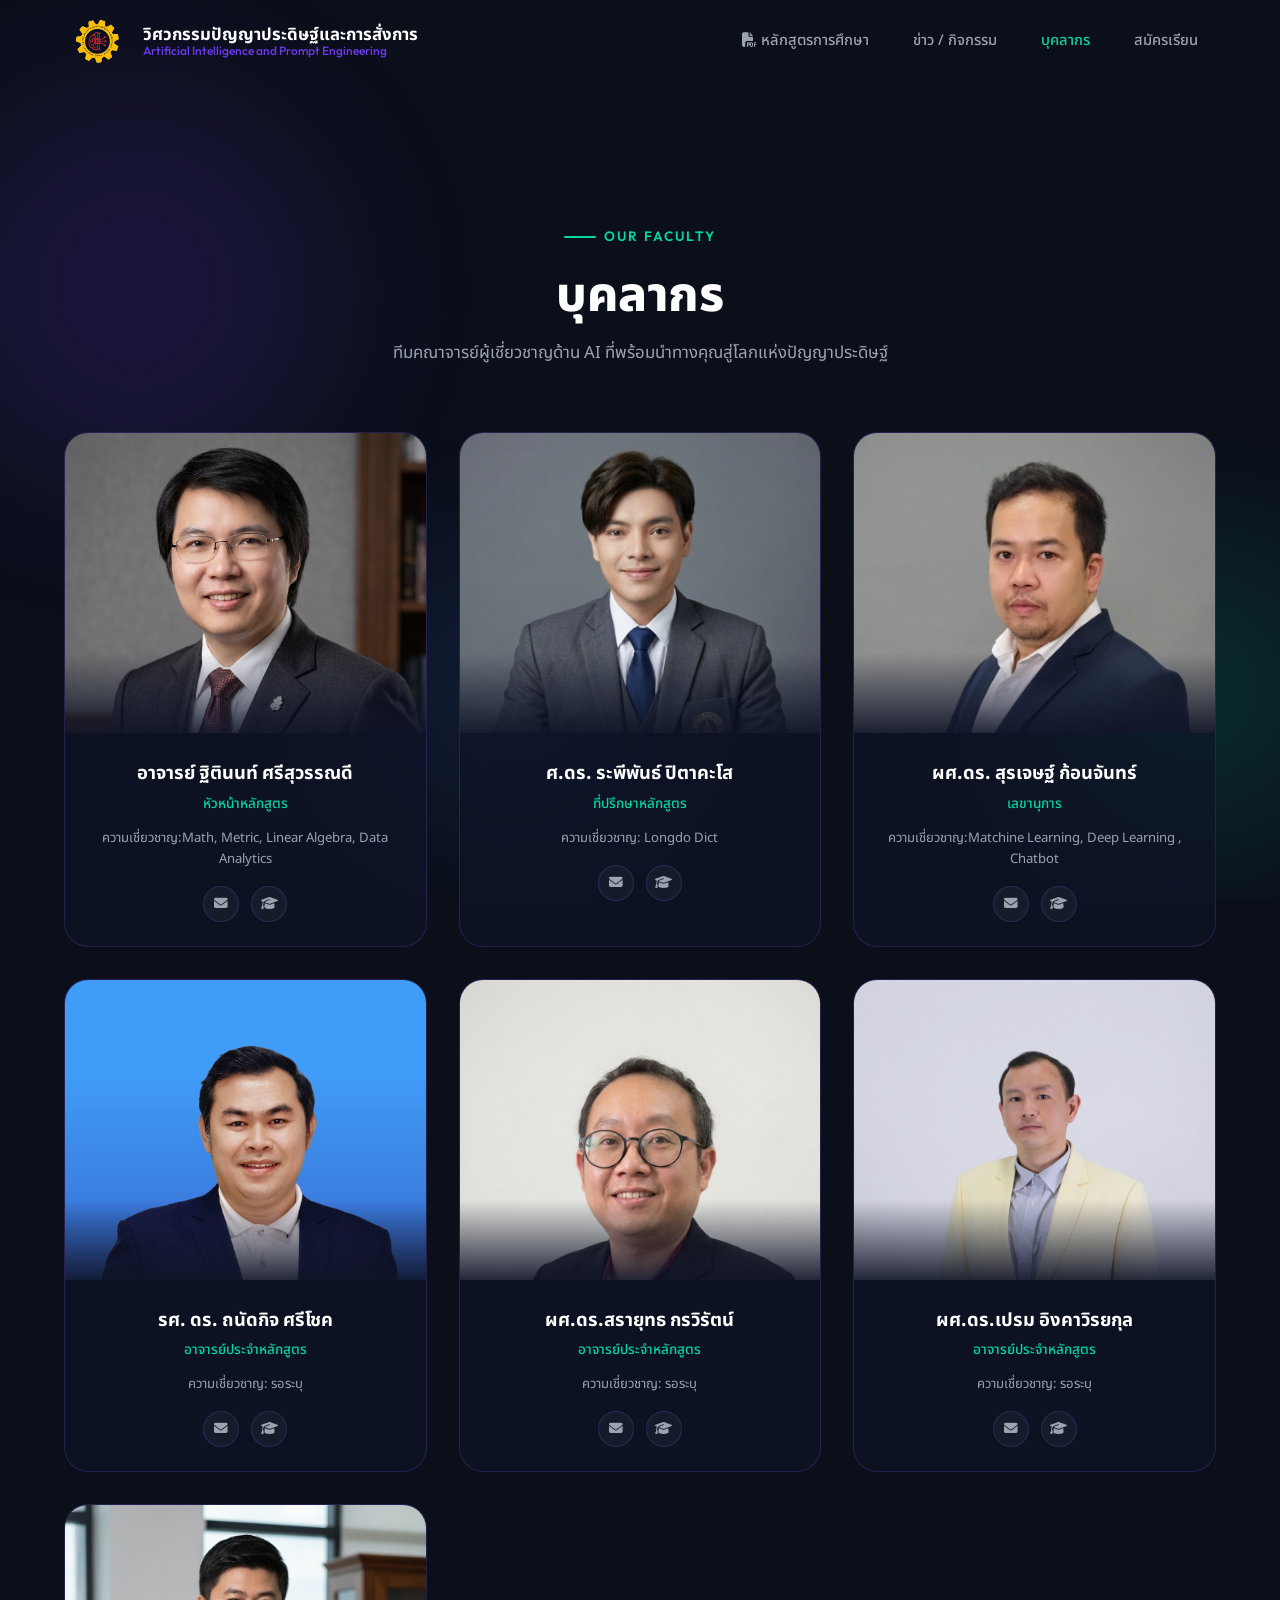
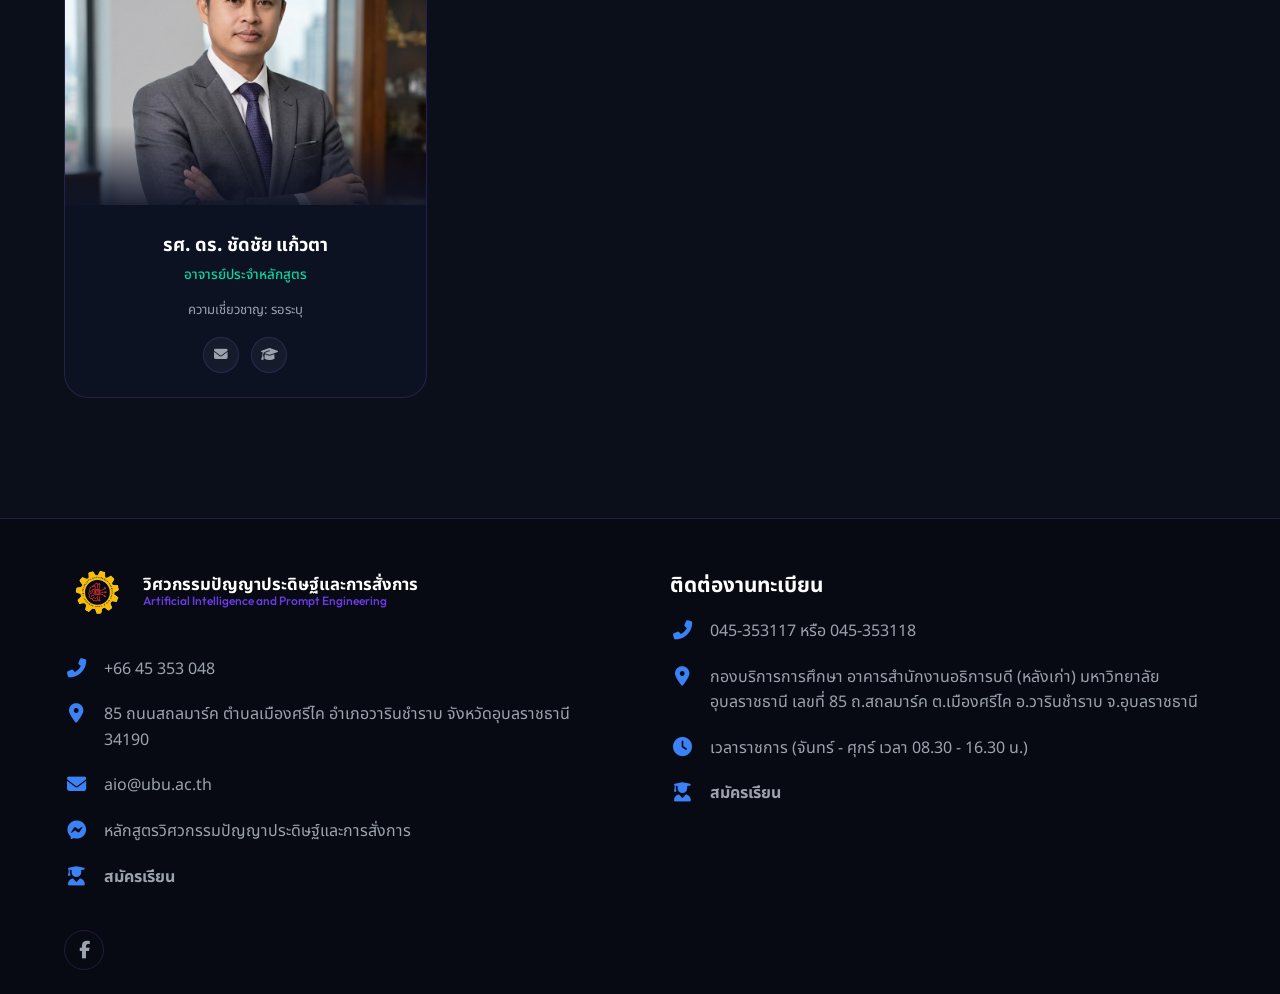
<file: faculty.html>
<!DOCTYPE html>
<html lang="th">
<head>
  <meta charset="UTF-8">
  <meta name="viewport" content="width=device-width, initial-scale=1.0">
  <meta name="description" content="หลักสูตรวิศวกรรมศาสตรบัณฑิต สาขาวิชาวิศวกรรมปัญญาประดิษฐ์ (AI Engineering) — เรียนรู้เทคโนโลยี AI ล้ำสมัย พร้อมก้าวสู่อนาคตแห่งนวัตกรรม">
  <title>วิศวกรรมปัญญาประดิษฐ์ | AI Engineering</title>
  <link rel="icon" href="images/logo_aipe.png" type="image/png">
  <link rel="stylesheet" href="style.css">
  <link rel="stylesheet" href="https://cdnjs.cloudflare.com/ajax/libs/font-awesome/6.5.1/css/all.min.css">
</head>
<body>

  <!-- Background Particles -->
  <div class="bg-particles">
    <div class="orb"></div>
    <div class="orb"></div>
    <div class="orb"></div>
  </div>

  <!-- ════════════════════════════════════════
       NAVBAR
       ════════════════════════════════════════ -->
  <nav class="navbar" id="navbar">
    <div class="container">
            <a href="index.html" class="nav-logo" style="display: flex; align-items: center; gap: 12px; text-decoration: none;">
        <img src="images/logo_aipe.png" alt="AIPE Logo" class="nav-logo-img" style="height: 50px; width: auto; object-fit: contain;">
        <div class="nav-logo-text" style="display: flex; flex-direction: column; justify-content: center;">
          <span style="font-size: 1.05rem; font-weight: 700; color: var(--clr-text-bright); line-height: 1.2;">วิศวกรรมปัญญาประดิษฐ์และการสั่งการ</span>
          <span style="font-size: 0.75rem; font-weight: 500; color: var(--clr-primary); line-height: 1.2;">Artificial Intelligence and Prompt Engineering</span>
        </div>
      </a>
      <ul class="nav-links" id="navLinks">
        <li><a href="curriculum.html"><i class="fas fa-file-pdf"></i> หลักสูตรการศึกษา</a></li>
        <li><a href="news.html">ข่าว / กิจกรรม</a></li>
        <li><a href="faculty.html" class="active">บุคลากร</a></li>
        <li><a href="admission.html">สมัครเรียน</a></li>
      </ul>

      <button class="nav-toggle" id="navToggle" aria-label="Toggle navigation">
        <span></span><span></span><span></span>
      </button>
    </div>
  </nav>

  <!-- Spacer for fixed navbar -->
  <div style='margin-top: 100px;'></div>

<!-- ════════════════════════════════════════
       FACULTY SECTION
       ════════════════════════════════════════ -->
  <section class="faculty" id="faculty">
    <div class="container">
      <div class="faculty-header reveal">
        <span class="section-label">Our Faculty</span>
        <h2 class="section-title">บุคลากร</h2>
        <p class="section-subtitle">ทีมคณาจารย์ผู้เชี่ยวชาญด้าน AI ที่พร้อมนำทางคุณสู่โลกแห่งปัญญาประดิษฐ์</p>
      </div>

      <div class="faculty-grid reveal">
        <!-- Professor 1 -->
        <div class="faculty-card">
          <div class="photo">
            <img src="images/professor_1.jpg" alt="อาจารย์ ฐิตินนท์ ศรีสุวรรณดี">
          </div>
          <div class="faculty-info">
            <h3>อาจารย์ ฐิตินนท์ ศรีสุวรรณดี</h3>
            <p class="position">หัวหน้าหลักสูตร</p>
            <p class="expertise">ความเชี่ยวชาญ:Math, Metric, Linear Algebra, Data Analytics</p>
            <div class="faculty-socials">
              <a href="#" aria-label="Email"><i class="fas fa-envelope"></i></a>
              <a href="#" aria-label="Google Scholar"><i class="fas fa-graduation-cap"></i></a>
            </div>
          </div>
        </div>

        <!-- Professor 3 -->
        <div class="faculty-card">
          <div class="photo">
            <img src="images/professor_3.jpg" alt="ศ.ดร. ระพีพันธ์ ปิตาคะโส">
          </div>
          <div class="faculty-info">
            <h3>ศ.ดร. ระพีพันธ์ ปิตาคะโส</h3>
            <p class="position">ที่ปรึกษาหลักสูตร</p>
            <p class="expertise">ความเชี่ยวชาญ: Longdo Dict</p>
            <div class="faculty-socials">
              <a href="#" aria-label="Email"><i class="fas fa-envelope"></i></a>
              <a href="#" aria-label="Google Scholar"><i class="fas fa-graduation-cap"></i></a>
            </div>
          </div>
        </div>

        <!-- Professor 2 -->
        <div class="faculty-card">
          <div class="photo">
            <img src="images/professor_2.jpg" alt="ผศ.ดร. สุรเจษฐ์ ก้อนจันทร์">
          </div>
          <div class="faculty-info">
            <h3>ผศ.ดร. สุรเจษฐ์ ก้อนจันทร์</h3>
            <p class="position">เลขานุการ</p>
            <p class="expertise">ความเชี่ยวชาญ:Matchine Learning, Deep Learning , Chatbot</p>
            <div class="faculty-socials">
              <a href="#" aria-label="Email"><i class="fas fa-envelope"></i></a>
              <a href="#" aria-label="Google Scholar"><i class="fas fa-graduation-cap"></i></a>
            </div>
          </div>
        </div>

        <!-- Professor 4 -->
        <div class="faculty-card">
          <div class="photo">
            <img src="images/professor_4.jpg" alt="รศ. ดร. ถนัดกิจ ศรีโชค">
          </div>
          <div class="faculty-info">
            <h3>รศ. ดร. ถนัดกิจ ศรีโชค</h3>
            <p class="position">อาจารย์ประจำหลักสูตร</p>
            <p class="expertise">ความเชี่ยวชาญ: รอระบุ</p>
            <div class="faculty-socials">
              <a href="#" aria-label="Email"><i class="fas fa-envelope"></i></a>
              <a href="#" aria-label="Google Scholar"><i class="fas fa-graduation-cap"></i></a>
            </div>
          </div>
        </div>

        <!-- Professor 5 -->
        <div class="faculty-card">
          <div class="photo">
            <img src="images/professor_5.jpg" alt="ผศ.ดร.สรายุทธ กรวิรัตน์">
          </div>
          <div class="faculty-info">
            <h3>ผศ.ดร.สรายุทธ กรวิรัตน์</h3>
            <p class="position">อาจารย์ประจำหลักสูตร</p>
            <p class="expertise">ความเชี่ยวชาญ: รอระบุ</p>
            <div class="faculty-socials">
              <a href="#" aria-label="Email"><i class="fas fa-envelope"></i></a>
              <a href="#" aria-label="Google Scholar"><i class="fas fa-graduation-cap"></i></a>
            </div>
          </div>
        </div>

        <!-- Professor 6 -->
        <div class="faculty-card">
          <div class="photo">
            <img src="images/professor_6.jpg" alt="ผศ.ดร.เปรม อิงคาวิรยกุล">
          </div>
          <div class="faculty-info">
            <h3>ผศ.ดร.เปรม อิงคาวิรยกุล</h3>
            <p class="position">อาจารย์ประจำหลักสูตร</p>
            <p class="expertise">ความเชี่ยวชาญ: รอระบุ</p>
            <div class="faculty-socials">
              <a href="#" aria-label="Email"><i class="fas fa-envelope"></i></a>
              <a href="#" aria-label="Google Scholar"><i class="fas fa-graduation-cap"></i></a>
            </div>
          </div>
        </div>

        <!-- Professor 7 -->
        <div class="faculty-card">
          <div class="photo">
            <img src="images/professor_7.jpg" alt="รศ. ดร. ชัดชัย แก้วตา">
          </div>
          <div class="faculty-info">
            <h3>รศ. ดร. ชัดชัย แก้วตา</h3>
            <p class="position">อาจารย์ประจำหลักสูตร</p>
            <p class="expertise">ความเชี่ยวชาญ: รอระบุ</p>
            <div class="faculty-socials">
              <a href="#" aria-label="Email"><i class="fas fa-envelope"></i></a>
              <a href="#" aria-label="Google Scholar"><i class="fas fa-graduation-cap"></i></a>
            </div>
          </div>
        </div>
      </div>
    </div>
  </section>


  <!-- ════════════════════════════════════════
       FOOTER (CONTACT)
       ════════════════════════════════════════ -->
  <footer class="footer" id="contact">
    <div class="container">
      <div class="footer-grid">
        <!-- Left Column -->
        <div class="footer-column">
          <div class="footer-brand">
                  <a href="index.html" class="nav-logo" style="display: flex; align-items: center; gap: 12px; text-decoration: none;">
        <img src="images/logo_aipe.png" alt="AIPE Logo" class="nav-logo-img" style="height: 50px; width: auto; object-fit: contain;">
        <div class="nav-logo-text" style="display: flex; flex-direction: column; justify-content: center;">
          <span style="font-size: 1.05rem; font-weight: 700; color: var(--clr-text-bright); line-height: 1.2;">วิศวกรรมปัญญาประดิษฐ์และการสั่งการ</span>
          <span style="font-size: 0.75rem; font-weight: 500; color: var(--clr-primary); line-height: 1.2;">Artificial Intelligence and Prompt Engineering</span>
        </div>
      </a>
          </div>
          
          <ul class="footer-contact-list">
            <li>
              <div class="icon-wrapper"><i class="fas fa-phone-alt"></i></div>
              <span>+66 45 353 048</span>
            </li>
            <li>
              <div class="icon-wrapper"><i class="fas fa-map-marker-alt"></i></div>
              <span>85 ถนนสถลมาร์ค ตำบลเมืองศรีไค อำเภอวารินชำราบ จังหวัดอุบลราชธานี 34190</span>
            </li>
            <li>
              <div class="icon-wrapper"><i class="fas fa-envelope"></i></div>
              <span>aio@ubu.ac.th</span>
            </li>
            <li>
              <div class="icon-wrapper"><i class="fab fa-facebook-messenger"></i></div>
              <span>หลักสูตรวิศวกรรมปัญญาประดิษฐ์และการสั่งการ</span>
            </li>
            <li><div class="icon-wrapper"><i class="fas fa-user-graduate"></i></div><span><a href="admission.html" style="color: inherit; text-decoration: none; font-weight: bold;">สมัครเรียน</a></span></li>
      </ul>

          <div class="footer-socials-horizontal">
            <a href="https://www.facebook.com/profile.php?id=61566550299764&locale=th_TH" target="_blank" aria-label="Facebook"><i class="fab fa-facebook-f"></i></a>
          </div>
        </div>

        <!-- Right Column (Registration Contact) -->
        <div class="footer-column">
          <h3>ติดต่องานทะเบียน</h3>
          <ul class="footer-contact-list">
            <li>
              <div class="icon-wrapper"><i class="fas fa-phone-alt"></i></div>
              <span>045-353117 หรือ 045-353118</span>
            </li>
            <li>
              <div class="icon-wrapper"><i class="fas fa-map-marker-alt"></i></div>
              <span>กองบริการการศึกษา อาคารสำนักงานอธิการบดี (หลังเก่า) มหาวิทยาลัยอุบลราชธานี เลขที่ 85 ถ.สถลมาร์ค ต.เมืองศรีไค อ.วารินชำราบ จ.อุบลราชธานี</span>
            </li>
            <li>
              <div class="icon-wrapper"><i class="fas fa-clock"></i></div>
              <span>เวลาราชการ (จันทร์ - ศุกร์ เวลา 08.30 - 16.30 น.)</span>
            </li>
            <li><div class="icon-wrapper"><i class="fas fa-user-graduate"></i></div><span><a href="admission.html" style="color: inherit; text-decoration: none; font-weight: bold;">สมัครเรียน</a></span></li>
      </ul>
        </div>
      </div>
    </div>
  </footer>

  <!-- ════════════════════════════════════════
       JAVASCRIPT
       ════════════════════════════════════════ -->
  <script>
    // ── Navbar scroll effect ──
    const navbar = document.getElementById('navbar');
    window.addEventListener('scroll', () => {
      navbar.classList.toggle('scrolled', window.scrollY > 50);
    });

    // ── Mobile nav toggle ──
    const navToggle = document.getElementById('navToggle');
    const navLinks = document.getElementById('navLinks');
    const navCta = document.getElementById('navCta');

    navToggle.addEventListener('click', () => {
      navLinks.classList.toggle('open');
      navCta.classList.toggle('open');
    });

    // Close mobile nav on link click
    document.querySelectorAll('.nav-links a').forEach(link => {
      link.addEventListener('click', () => {
        navLinks.classList.remove('open');
        navCta.classList.remove('open');
      });
    });

    // ── Active nav link on scroll ──
    const sections = document.querySelectorAll('section[id]');
    window.addEventListener('scroll', () => {
      const scrollY = window.scrollY + 200;
      sections.forEach(section => {
        const sectionTop = section.offsetTop;
        const sectionHeight = section.offsetHeight;
        const sectionId = section.getAttribute('id');
        const navLink = document.querySelector(`.nav-links a[href="#${sectionId}"]`);
        if (navLink) {
          if (scrollY >= sectionTop && scrollY < sectionTop + sectionHeight) {
            navLink.classList.add('active');
          } else {
            navLink.classList.remove('active');
          }
        }
      });
    });

    // ── Year Tabs ──
    const yearTabs = document.querySelectorAll('.year-tab');
    yearTabs.forEach(tab => {
      tab.addEventListener('click', () => {
        // Remove active from all tabs
        yearTabs.forEach(t => t.classList.remove('active'));
        tab.classList.add('active');

        // Hide all curriculum tables
        document.querySelectorAll('.curriculum-tables').forEach(grid => {
          grid.style.display = 'none';
        });

        // Show selected year
        const year = tab.getAttribute('data-year');
        const target = document.getElementById(`year-${year}`);
        if (target) {
          target.style.display = 'flex';
          // Trigger reveal animation
          target.classList.add('visible');
        }
      });
    });

    // ── Scroll Reveal Animation ──
    const revealElements = document.querySelectorAll('.reveal');
    const revealObserver = new IntersectionObserver((entries) => {
      entries.forEach(entry => {
        if (entry.isIntersecting) {
          entry.target.classList.add('visible');
        }
      });
    }, {
      threshold: 0.1,
      rootMargin: '0px 0px -50px 0px'
    });

    revealElements.forEach(el => revealObserver.observe(el));

    // ── Form Submit ──
    const applyForm = document.getElementById('applyForm');
    if (applyForm) {
      applyForm.addEventListener('submit', (e) => {
        e.preventDefault();
        
        // Show success message
        const btn = applyForm.querySelector('.btn-submit');
        const originalText = btn.innerHTML;
        btn.innerHTML = '<i class="fas fa-check-circle"></i> ส่งใบสมัครเรียบร้อยแล้ว!';
        btn.style.background = 'linear-gradient(135deg, #06D6A0, #05B384)';
        
        setTimeout(() => {
          btn.innerHTML = originalText;
          btn.style.background = '';
          applyForm.reset();
        }, 3000);
      });
    }

    // ── Smooth counter animation for hero stats ──
    function animateCounter(element, target, suffix = '') {
      let current = 0;
      const increment = target / 60;
      const timer = setInterval(() => {
        current += increment;
        if (current >= target) {
          current = target;
          clearInterval(timer);
        }
        element.textContent = Math.floor(current) + suffix;
      }, 16);
    }

    const heroObserver = new IntersectionObserver((entries) => {
      entries.forEach(entry => {
        if (entry.isIntersecting) {
          const stats = entry.target.querySelectorAll('.hero-stat .number');
          if (stats[0]) animateCounter(stats[0], 4, '');
          if (stats[1]) animateCounter(stats[1], 125, '');
          heroObserver.unobserve(entry.target);
        }
      });
    }, { threshold: 0.5 });

    const heroStats = document.querySelector('.hero-stats');
    if (heroStats) heroObserver.observe(heroStats);
  </script>

</body>
</html>
</file>
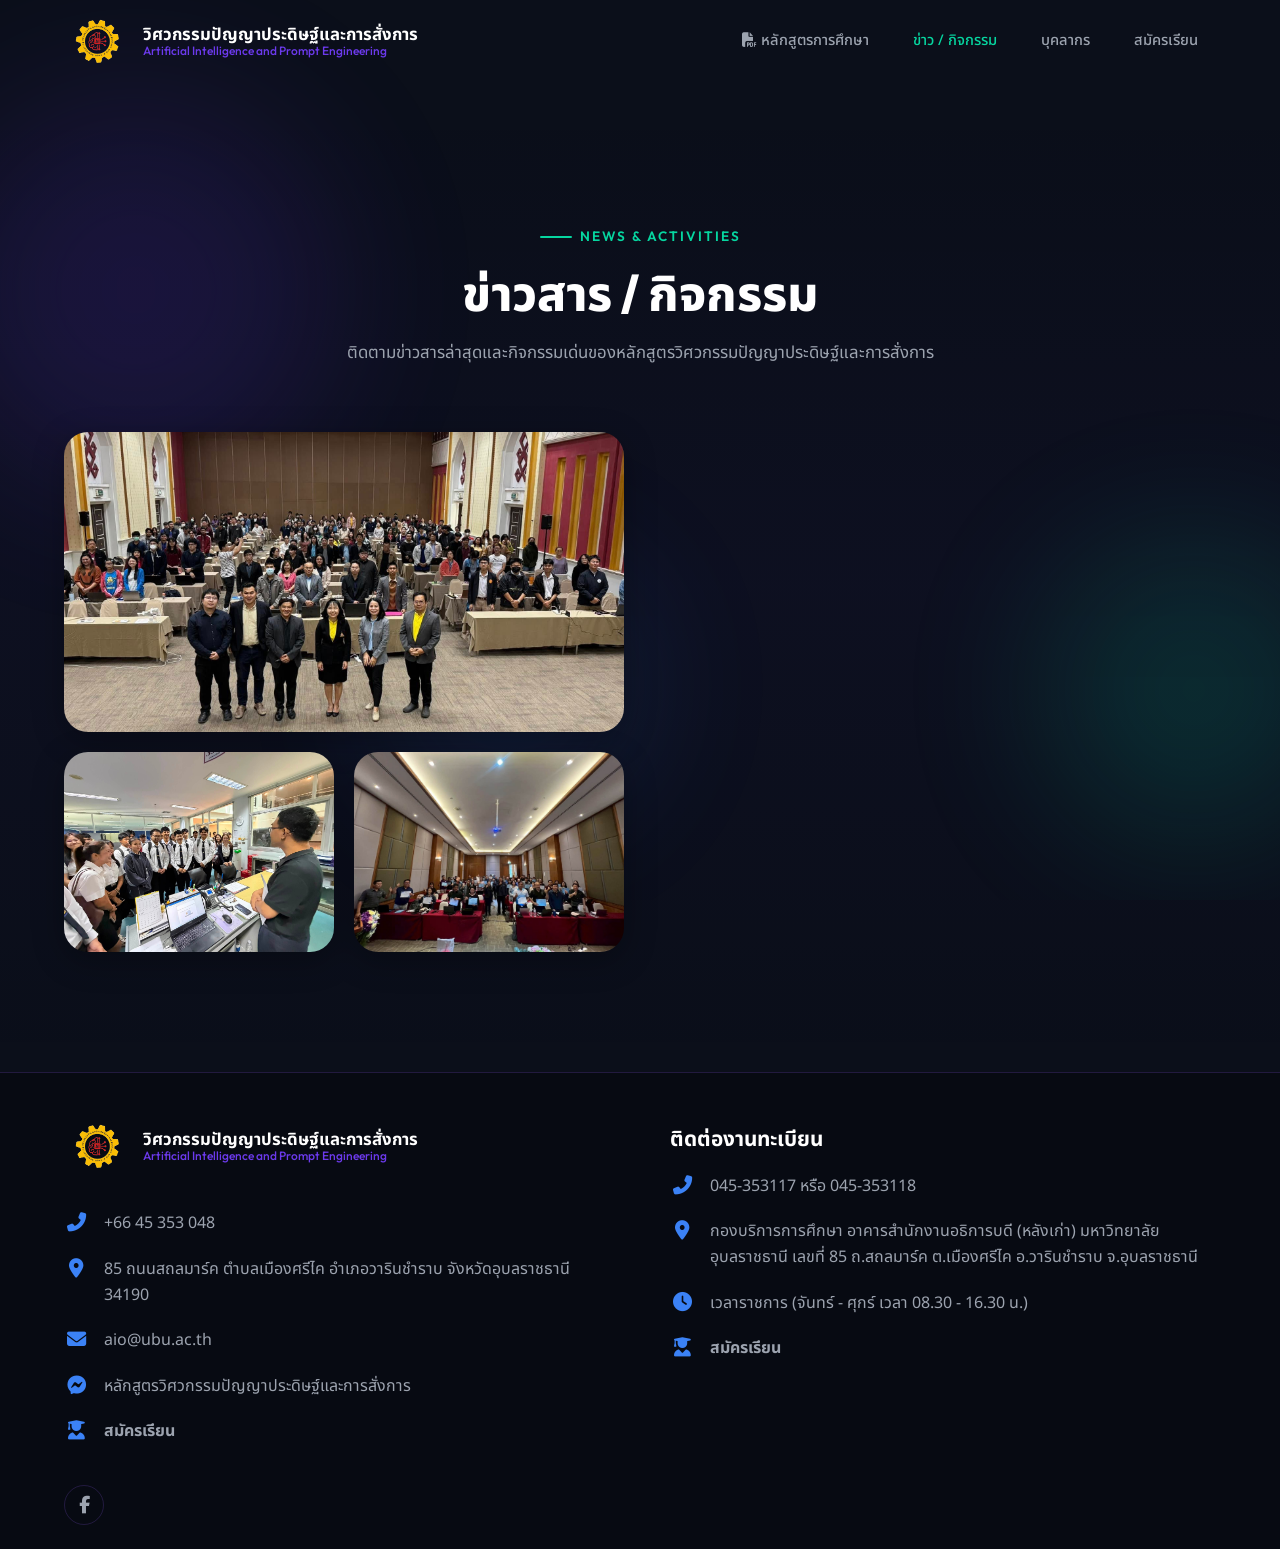
<file: news.html>
﻿<!DOCTYPE html>
<html lang="th">
<head>
  <meta charset="UTF-8">
  <meta name="viewport" content="width=device-width, initial-scale=1.0">
  <meta name="description" content="หลักสูตรวิศวกรรมศาสตรบัณฑิต สาขาวิชาวิศวกรรมปัญญาประดิษฐ์ (AI Engineering) — เรียนรู้เทคโนโลยี AI ล้ำสมัย พร้อมก้าวสู่อนาคตแห่งนวัตกรรม">
  <title>วิศวกรรมปัญญาประดิษฐ์ | AI Engineering</title>
  <link rel="icon" href="images/logo_aipe.png" type="image/png">
  <link rel="stylesheet" href="style.css">
  <link rel="stylesheet" href="https://cdnjs.cloudflare.com/ajax/libs/font-awesome/6.5.1/css/all.min.css">
</head>
<body>

  <!-- Background Particles -->
  <div class="bg-particles">
    <div class="orb"></div>
    <div class="orb"></div>
    <div class="orb"></div>
  </div>

  <!-- ════════════════════════════════════════
       NAVBAR
       ════════════════════════════════════════ -->
  <nav class="navbar" id="navbar">
    <div class="container">
            <a href="index.html" class="nav-logo" style="display: flex; align-items: center; gap: 12px; text-decoration: none;">
        <img src="images/logo_aipe.png" alt="AIPE Logo" class="nav-logo-img" style="height: 50px; width: auto; object-fit: contain;">
        <div class="nav-logo-text" style="display: flex; flex-direction: column; justify-content: center;">
          <span style="font-size: 1.05rem; font-weight: 700; color: var(--clr-text-bright); line-height: 1.2;">วิศวกรรมปัญญาประดิษฐ์และการสั่งการ</span>
          <span style="font-size: 0.75rem; font-weight: 500; color: var(--clr-primary); line-height: 1.2;">Artificial Intelligence and Prompt Engineering</span>
        </div>
      </a>
      <ul class="nav-links" id="navLinks">
        <li><a href="curriculum.html"><i class="fas fa-file-pdf"></i> หลักสูตรการศึกษา</a></li>
        <li><a href="news.html" class="active">ข่าว / กิจกรรม</a></li>
        <li><a href="faculty.html">บุคลากร</a></li>
        <li><a href="admission.html">สมัครเรียน</a></li>
      </ul>

      <button class="nav-toggle" id="navToggle" aria-label="Toggle navigation">
        <span></span><span></span><span></span>
      </button>
    </div>
  </nav>

  <!-- Spacer for fixed navbar -->
  <div style='margin-top: 100px;'></div>

<!-- ════════════════════════════════════════
       NEWS & ACTIVITIES SECTION
       ════════════════════════════════════════ -->
  <section class="news" id="news">
    <div class="container">
      <div class="news-header reveal">
        <span class="section-label">News & Activities</span>
        <h2 class="section-title">ข่าวสาร / กิจกรรม</h2>
        <p class="section-subtitle">ติดตามข่าวสารล่าสุดและกิจกรรมเด่นของหลักสูตรวิศวกรรมปัญญาประดิษฐ์และการสั่งการ</p>
      </div>

      <div class="news-layout reveal">
        <!-- Gallery Section -->
        <div class="news-gallery">
          <div class="gallery-item large">
            <img src="images/news_activity.jpg" alt="นักศึกษาทำงานในห้องปฏิบัติการ AI">
          </div>
          <div class="gallery-grid-small">
            <div class="gallery-item small">
              <img src="images/activity_1.jpg" alt="การแข่งขันหุ่นยนต์">
            </div>
            <div class="gallery-item small">
              <img src="images/activity_2.jpg" alt="สัมมนาวิชาการ">
            </div>
          </div>
        </div>

        <!-- Latest Post Section -->
        <div class="latest-post-wrapper">
          <div id="fb-root"></div>
          <iframe src="https://www.facebook.com/plugins/page.php?href=https%3A%2F%2Fwww.facebook.com%2Fprofile.php%3Fid%3D61566550299764&tabs=timeline&width=500&height=520&small_header=false&adapt_container_width=true&hide_cover=false&show_facepile=true" width="500" height="520" style="border:none;overflow:hidden; max-width: 100%;" scrolling="no" frameborder="0" allowfullscreen="true" allow="autoplay; clipboard-write; encrypted-media; picture-in-picture; web-share"></iframe>
        </div>
      </div>
    </div>
  </section>

  <footer class="footer" id="contact">
    <div class="container">
      <div class="footer-grid">
        <!-- Left Column -->
        <div class="footer-column">
          <div class="footer-brand">
                  <a href="index.html" class="nav-logo" style="display: flex; align-items: center; gap: 12px; text-decoration: none;">
        <img src="images/logo_aipe.png" alt="AIPE Logo" class="nav-logo-img" style="height: 50px; width: auto; object-fit: contain;">
        <div class="nav-logo-text" style="display: flex; flex-direction: column; justify-content: center;">
          <span style="font-size: 1.05rem; font-weight: 700; color: var(--clr-text-bright); line-height: 1.2;">วิศวกรรมปัญญาประดิษฐ์และการสั่งการ</span>
          <span style="font-size: 0.75rem; font-weight: 500; color: var(--clr-primary); line-height: 1.2;">Artificial Intelligence and Prompt Engineering</span>
        </div>
      </a>
          </div>
          
          <ul class="footer-contact-list">
            <li>
              <div class="icon-wrapper"><i class="fas fa-phone-alt"></i></div>
              <span>+66 45 353 048</span>
            </li>
            <li>
              <div class="icon-wrapper"><i class="fas fa-map-marker-alt"></i></div>
              <span>85 ถนนสถลมาร์ค ตำบลเมืองศรีไค อำเภอวารินชำราบ จังหวัดอุบลราชธานี 34190</span>
            </li>
            <li>
              <div class="icon-wrapper"><i class="fas fa-envelope"></i></div>
              <span>aio@ubu.ac.th</span>
            </li>
            <li>
              <div class="icon-wrapper"><i class="fab fa-facebook-messenger"></i></div>
              <span>หลักสูตรวิศวกรรมปัญญาประดิษฐ์และการสั่งการ</span>
            </li>
            <li><div class="icon-wrapper"><i class="fas fa-user-graduate"></i></div><span><a href="admission.html" style="color: inherit; text-decoration: none; font-weight: bold;">สมัครเรียน</a></span></li>
      </ul>

          <div class="footer-socials-horizontal">
            <a href="https://www.facebook.com/profile.php?id=61566550299764&locale=th_TH" target="_blank" aria-label="Facebook"><i class="fab fa-facebook-f"></i></a>
          </div>
        </div>

        <!-- Right Column (Registration Contact) -->
        <div class="footer-column">
          <h3>ติดต่องานทะเบียน</h3>
          <ul class="footer-contact-list">
            <li>
              <div class="icon-wrapper"><i class="fas fa-phone-alt"></i></div>
              <span>045-353117 หรือ 045-353118</span>
            </li>
            <li>
              <div class="icon-wrapper"><i class="fas fa-map-marker-alt"></i></div>
              <span>กองบริการการศึกษา อาคารสำนักงานอธิการบดี (หลังเก่า) มหาวิทยาลัยอุบลราชธานี เลขที่ 85 ถ.สถลมาร์ค ต.เมืองศรีไค อ.วารินชำราบ จ.อุบลราชธานี</span>
            </li>
            <li>
              <div class="icon-wrapper"><i class="fas fa-clock"></i></div>
              <span>เวลาราชการ (จันทร์ - ศุกร์ เวลา 08.30 - 16.30 น.)</span>
            </li>
            <li><div class="icon-wrapper"><i class="fas fa-user-graduate"></i></div><span><a href="admission.html" style="color: inherit; text-decoration: none; font-weight: bold;">สมัครเรียน</a></span></li>
      </ul>
        </div>
      </div>
    </div>
  </footer>

  <!-- ════════════════════════════════════════
       JAVASCRIPT
       ════════════════════════════════════════ -->
  <script>
    // ── Navbar scroll effect ──
    const navbar = document.getElementById('navbar');
    window.addEventListener('scroll', () => {
      navbar.classList.toggle('scrolled', window.scrollY > 50);
    });

    // ── Mobile nav toggle ──
    const navToggle = document.getElementById('navToggle');
    const navLinks = document.getElementById('navLinks');
    const navCta = document.getElementById('navCta');

    navToggle.addEventListener('click', () => {
      navLinks.classList.toggle('open');
      navCta.classList.toggle('open');
    });

    // Close mobile nav on link click
    document.querySelectorAll('.nav-links a').forEach(link => {
      link.addEventListener('click', () => {
        navLinks.classList.remove('open');
        navCta.classList.remove('open');
      });
    });

    // ── Active nav link on scroll ──
    const sections = document.querySelectorAll('section[id]');
    window.addEventListener('scroll', () => {
      const scrollY = window.scrollY + 200;
      sections.forEach(section => {
        const sectionTop = section.offsetTop;
        const sectionHeight = section.offsetHeight;
        const sectionId = section.getAttribute('id');
        const navLink = document.querySelector(`.nav-links a[href="#${sectionId}"]`);
        if (navLink) {
          if (scrollY >= sectionTop && scrollY < sectionTop + sectionHeight) {
            navLink.classList.add('active');
          } else {
            navLink.classList.remove('active');
          }
        }
      });
    });

    // ── Year Tabs ──
    const yearTabs = document.querySelectorAll('.year-tab');
    yearTabs.forEach(tab => {
      tab.addEventListener('click', () => {
        // Remove active from all tabs
        yearTabs.forEach(t => t.classList.remove('active'));
        tab.classList.add('active');

        // Hide all curriculum tables
        document.querySelectorAll('.curriculum-tables').forEach(grid => {
          grid.style.display = 'none';
        });

        // Show selected year
        const year = tab.getAttribute('data-year');
        const target = document.getElementById(`year-${year}`);
        if (target) {
          target.style.display = 'flex';
          // Trigger reveal animation
          target.classList.add('visible');
        }
      });
    });

    // ── Scroll Reveal Animation ──
    const revealElements = document.querySelectorAll('.reveal');
    const revealObserver = new IntersectionObserver((entries) => {
      entries.forEach(entry => {
        if (entry.isIntersecting) {
          entry.target.classList.add('visible');
        }
      });
    }, {
      threshold: 0.1,
      rootMargin: '0px 0px -50px 0px'
    });

    revealElements.forEach(el => revealObserver.observe(el));

    // ── Form Submit ──
    const applyForm = document.getElementById('applyForm');
    if (applyForm) {
      applyForm.addEventListener('submit', (e) => {
        e.preventDefault();
        
        // Show success message
        const btn = applyForm.querySelector('.btn-submit');
        const originalText = btn.innerHTML;
        btn.innerHTML = '<i class="fas fa-check-circle"></i> ส่งใบสมัครเรียบร้อยแล้ว!';
        btn.style.background = 'linear-gradient(135deg, #06D6A0, #05B384)';
        
        setTimeout(() => {
          btn.innerHTML = originalText;
          btn.style.background = '';
          applyForm.reset();
        }, 3000);
      });
    }

    // ── Smooth counter animation for hero stats ──
    function animateCounter(element, target, suffix = '') {
      let current = 0;
      const increment = target / 60;
      const timer = setInterval(() => {
        current += increment;
        if (current >= target) {
          current = target;
          clearInterval(timer);
        }
        element.textContent = Math.floor(current) + suffix;
      }, 16);
    }

    const heroObserver = new IntersectionObserver((entries) => {
      entries.forEach(entry => {
        if (entry.isIntersecting) {
          const stats = entry.target.querySelectorAll('.hero-stat .number');
          if (stats[0]) animateCounter(stats[0], 4, '');
          if (stats[1]) animateCounter(stats[1], 125, '');
          heroObserver.unobserve(entry.target);
        }
      });
    }, { threshold: 0.5 });

    const heroStats = document.querySelector('.hero-stats');
    if (heroStats) heroObserver.observe(heroStats);
  </script>

</body>
</html>
</file>
<file: style.css>
/* ============================================
   AI Engineering Curriculum Website
   Premium Design System
   ============================================ */

@import url('https://fonts.googleapis.com/css2?family=Noto+Sans+Thai:wght@300;400;500;600;700;800;900&family=Outfit:wght@300;400;500;600;700;800;900&display=swap');

/* ── CSS Variables ── */
:root {
  --clr-primary: #6C3AED;
  --clr-primary-light: #8B5CF6;
  --clr-primary-dark: #4C1D95;
  --clr-accent: #06D6A0;
  --clr-accent-dark: #05B384;
  --clr-bg-dark: #0B0F1A;
  --clr-bg-card: rgba(15, 20, 40, 0.7);
  --clr-bg-glass: rgba(255, 255, 255, 0.04);
  --clr-text: #E8E8F0;
  --clr-text-muted: #9CA3AF;
  --clr-text-bright: #FFFFFF;
  --clr-border: rgba(139, 92, 246, 0.2);
  --clr-gradient-1: linear-gradient(135deg, #6C3AED 0%, #06D6A0 100%);
  --clr-gradient-2: linear-gradient(135deg, #4C1D95 0%, #6C3AED 50%, #06D6A0 100%);
  --clr-gradient-hero: linear-gradient(180deg, rgba(11,15,26,0) 0%, rgba(11,15,26,0.6) 50%, rgba(11,15,26,1) 100%);
  --font-heading: 'Outfit', 'Noto Sans Thai', sans-serif;
  --font-body: 'Noto Sans Thai', 'Outfit', sans-serif;
  --radius-sm: 8px;
  --radius-md: 16px;
  --radius-lg: 24px;
  --radius-xl: 32px;
  --shadow-card: 0 8px 32px rgba(0,0,0,0.3);
  --shadow-glow: 0 0 40px rgba(108, 58, 237, 0.3);
  --transition-fast: 0.2s cubic-bezier(0.4, 0, 0.2, 1);
  --transition-smooth: 0.4s cubic-bezier(0.4, 0, 0.2, 1);
  --transition-bounce: 0.5s cubic-bezier(0.34, 1.56, 0.64, 1);
}

/* ── Reset & Base ── */
*,
*::before,
*::after {
  margin: 0;
  padding: 0;
  box-sizing: border-box;
}

html {
  scroll-behavior: smooth;
  font-size: 16px;
  scrollbar-width: thin;
  scrollbar-color: var(--clr-primary) var(--clr-bg-dark);
}

body {
  font-family: var(--font-body);
  background: var(--clr-bg-dark);
  color: var(--clr-text);
  line-height: 1.7;
  overflow-x: hidden;
  -webkit-font-smoothing: antialiased;
}

/* Custom scrollbar */
::-webkit-scrollbar { width: 8px; }
::-webkit-scrollbar-track { background: var(--clr-bg-dark); }
::-webkit-scrollbar-thumb {
  background: var(--clr-primary);
  border-radius: 4px;
}

a {
  text-decoration: none;
  color: inherit;
}

img {
  max-width: 100%;
  display: block;
}

/* ── Utility ── */
.container {
  max-width: 1200px;
  margin: 0 auto;
  padding: 0 24px;
}

.section-label {
  display: inline-flex;
  align-items: center;
  gap: 8px;
  font-family: var(--font-heading);
  font-size: 0.85rem;
  font-weight: 600;
  letter-spacing: 2px;
  text-transform: uppercase;
  color: var(--clr-accent);
  margin-bottom: 16px;
}

.section-label::before {
  content: '';
  display: block;
  width: 32px;
  height: 2px;
  background: var(--clr-accent);
  border-radius: 2px;
}

.section-title {
  font-family: var(--font-heading);
  font-size: clamp(2rem, 4vw, 3rem);
  font-weight: 800;
  color: var(--clr-text-bright);
  line-height: 1.2;
  margin-bottom: 16px;
}

.section-subtitle {
  font-size: 1.05rem;
  color: var(--clr-text-muted);
  max-width: 600px;
  line-height: 1.8;
}

/* ── Animated Background Particles ── */
.bg-particles {
  position: fixed;
  top: 0;
  left: 0;
  width: 100%;
  height: 100%;
  pointer-events: none;
  z-index: 0;
  overflow: hidden;
}

.bg-particles .orb {
  position: absolute;
  border-radius: 50%;
  filter: blur(80px);
  opacity: 0.15;
  animation: floatOrb 20s ease-in-out infinite;
}

.bg-particles .orb:nth-child(1) {
  width: 400px;
  height: 400px;
  background: var(--clr-primary);
  top: 10%;
  left: -5%;
  animation-delay: 0s;
}

.bg-particles .orb:nth-child(2) {
  width: 300px;
  height: 300px;
  background: var(--clr-accent);
  top: 60%;
  right: -5%;
  animation-delay: -7s;
}

.bg-particles .orb:nth-child(3) {
  width: 250px;
  height: 250px;
  background: #3B82F6;
  bottom: 10%;
  left: 30%;
  animation-delay: -14s;
}

@keyframes floatOrb {
  0%, 100% { transform: translate(0, 0) scale(1); }
  25% { transform: translate(60px, -40px) scale(1.1); }
  50% { transform: translate(-30px, 60px) scale(0.9); }
  75% { transform: translate(40px, 30px) scale(1.05); }
}

/* ============================================
   NAVBAR
   ============================================ */
.navbar {
  position: fixed;
  top: 0;
  left: 0;
  right: 0;
  z-index: 1000;
  padding: 16px 0;
  transition: var(--transition-smooth);
}

.navbar.scrolled {
  background: rgba(11, 15, 26, 0.85);
  backdrop-filter: blur(20px) saturate(180%);
  -webkit-backdrop-filter: blur(20px) saturate(180%);
  border-bottom: 1px solid var(--clr-border);
  padding: 10px 0;
}

.navbar .container {
  display: flex;
  align-items: center;
  justify-content: space-between;
}

.nav-logo {
  display: flex;
  align-items: center;
  gap: 12px;
  font-family: var(--font-heading);
  font-weight: 800;
  font-size: 1.3rem;
  color: var(--clr-text-bright);
}

.nav-logo .logo-icon {
  width: 42px;
  height: 42px;
  background: var(--clr-gradient-1);
  border-radius: 12px;
  display: flex;
  align-items: center;
  justify-content: center;
  font-size: 1.2rem;
  box-shadow: 0 4px 15px rgba(108, 58, 237, 0.4);
}

.nav-links {
  display: flex;
  align-items: center;
  gap: 8px;
  list-style: none;
}

.nav-links a {
  position: relative;
  padding: 8px 18px;
  font-size: 0.92rem;
  font-weight: 500;
  color: var(--clr-text-muted);
  border-radius: var(--radius-sm);
  transition: var(--transition-fast);
}

.nav-links a:hover {
  color: var(--clr-text-bright);
  background: var(--clr-bg-glass);
}

.nav-links a.active {
  color: var(--clr-accent);
}

.nav-cta {
  display: flex;
  align-items: center;
  gap: 12px;
}

.btn {
  display: inline-flex;
  align-items: center;
  gap: 8px;
  padding: 10px 24px;
  font-family: var(--font-body);
  font-size: 0.92rem;
  font-weight: 600;
  border: none;
  border-radius: var(--radius-sm);
  cursor: pointer;
  transition: var(--transition-fast);
  text-decoration: none;
}

.btn-outline {
  background: transparent;
  color: var(--clr-text);
  border: 1px solid var(--clr-border);
}

.btn-outline:hover {
  border-color: var(--clr-primary-light);
  color: var(--clr-text-bright);
  background: rgba(108, 58, 237, 0.1);
}

.btn-primary {
  background: var(--clr-gradient-1);
  color: #fff;
  box-shadow: 0 4px 15px rgba(108, 58, 237, 0.4);
}

.btn-primary:hover {
  transform: translateY(-2px);
  box-shadow: 0 8px 25px rgba(108, 58, 237, 0.5);
}

.btn-lg {
  padding: 14px 36px;
  font-size: 1rem;
  border-radius: var(--radius-md);
}

/* Mobile menu toggle */
.nav-toggle {
  display: none;
  flex-direction: column;
  gap: 5px;
  background: none;
  border: none;
  cursor: pointer;
  padding: 5px;
}

.nav-toggle span {
  display: block;
  width: 24px;
  height: 2px;
  background: var(--clr-text-bright);
  border-radius: 2px;
  transition: var(--transition-fast);
}

/* ============================================
   HERO SECTION
   ============================================ */
.hero {
  position: relative;
  min-height: 100vh;
  display: flex;
  align-items: center;
  overflow: hidden;
}

.hero-bg {
  position: absolute;
  inset: 0;
  z-index: 0;
}
.hero-bg img {
  width: 100%;
  height: 100%;
  object-fit: cover;
  object-position: center;
}

.hero-bg::after {
  content: '';
  position: absolute;
  inset: 0;
  background: var(--clr-gradient-hero);
}

/* Animated grid overlay */
.hero-grid {
  position: absolute;
  inset: 0;
  background-image:
    linear-gradient(rgba(108, 58, 237, 0.05) 1px, transparent 1px),
    linear-gradient(90deg, rgba(108, 58, 237, 0.05) 1px, transparent 1px);
  background-size: 60px 60px;
  animation: gridMove 30s linear infinite;
  z-index: 1;
}

@keyframes gridMove {
  0% { transform: translate(0, 0); }
  100% { transform: translate(60px, 60px); }
}

.hero > .container {
  max-width: 100%;
  padding-left: 48px;
  padding-right: 24px;
}

.hero-content {
  position: relative;
  z-index: 2;
  max-width: 750px;
  padding-top: 120px;
  text-align: left;
  margin-left: 0;
  margin-right: auto;
}

.hero-badge {
  display: inline-flex;
  align-items: center;
  gap: 8px;
  padding: 6px 16px;
  background: rgba(108, 58, 237, 0.15);
  border: 1px solid rgba(108, 58, 237, 0.3);
  border-radius: 50px;
  font-size: 0.85rem;
  font-weight: 500;
  color: var(--clr-primary-light);
  margin-bottom: 24px;
  animation: fadeInUp 0.8s ease-out;
}

.hero-badge .dot {
  width: 8px;
  height: 8px;
  background: var(--clr-accent);
  border-radius: 50%;
  animation: pulse 2s ease-in-out infinite;
}

@keyframes pulse {
  0%, 100% { opacity: 1; transform: scale(1); }
  50% { opacity: 0.5; transform: scale(1.5); }
}

.hero h1 {
  font-family: var(--font-heading);
  font-size: clamp(1.8rem, 4vw, 3rem);
  font-weight: 900;
  color: var(--clr-text-bright);
  line-height: 1.2;
  margin-bottom: 12px;
  animation: fadeInUp 0.8s ease-out 0.1s both;
}

.hero h1 .gradient-text {
  background: var(--clr-gradient-1);
  -webkit-background-clip: text;
  -webkit-text-fill-color: transparent;
  background-clip: text;
}

.hero-program-name {
  font-family: var(--font-heading);
  font-size: clamp(1.1rem, 2.5vw, 1.6rem);
  font-weight: 600;
  color: var(--clr-text-bright);
  line-height: 1.5;
  margin-bottom: 8px;
  animation: fadeInUp 0.8s ease-out 0.15s both;
}

.hero-program-year {
  display: inline-flex;
  align-items: center;
  gap: 8px;
  font-family: var(--font-heading);
  font-size: clamp(0.9rem, 1.5vw, 1.1rem);
  font-weight: 500;
  color: var(--clr-accent);
  margin-bottom: 24px;
  padding: 6px 20px;
  background: rgba(6, 214, 160, 0.1);
  border: 1px solid rgba(6, 214, 160, 0.25);
  border-radius: 50px;
  animation: fadeInUp 0.8s ease-out 0.18s both;
}

.hero-desc {
  font-size: 1.05rem;
  color: var(--clr-text-muted);
  line-height: 1.8;
  margin-bottom: 40px;
  max-width: 580px;
  animation: fadeInUp 0.8s ease-out 0.2s both;
}

.hero-actions {
  display: flex;
  gap: 16px;
  flex-wrap: wrap;
  animation: fadeInUp 0.8s ease-out 0.3s both;
}

.hero-stats {
  display: flex;
  gap: 48px;
  margin-top: 64px;
  animation: fadeInUp 0.8s ease-out 0.4s both;
}

.hero-stat {
  text-align: left;
}

.hero-stat .number {
  font-family: var(--font-heading);
  font-size: 2.5rem;
  font-weight: 800;
  background: var(--clr-gradient-1);
  -webkit-background-clip: text;
  -webkit-text-fill-color: transparent;
  background-clip: text;
}

.hero-stat .label {
  font-size: 0.85rem;
  color: var(--clr-text-muted);
  margin-top: 4px;
}

/* Scroll indicator */
.scroll-indicator {
  position: absolute;
  bottom: 40px;
  left: 50%;
  transform: translateX(-50%);
  z-index: 2;
  display: flex;
  flex-direction: column;
  align-items: center;
  gap: 8px;
  animation: bounce 2s ease-in-out infinite;
}

.scroll-indicator .mouse {
  width: 24px;
  height: 38px;
  border: 2px solid var(--clr-text-muted);
  border-radius: 12px;
  position: relative;
}

.scroll-indicator .mouse::after {
  content: '';
  position: absolute;
  top: 8px;
  left: 50%;
  transform: translateX(-50%);
  width: 3px;
  height: 8px;
  background: var(--clr-accent);
  border-radius: 2px;
  animation: scrollWheel 2s ease-in-out infinite;
}

@keyframes scrollWheel {
  0% { opacity: 1; transform: translateX(-50%) translateY(0); }
  100% { opacity: 0; transform: translateX(-50%) translateY(12px); }
}

.scroll-indicator span {
  font-size: 0.75rem;
  color: var(--clr-text-muted);
  letter-spacing: 2px;
  text-transform: uppercase;
}

@keyframes bounce {
  0%, 100% { transform: translateX(-50%) translateY(0); }
  50% { transform: translateX(-50%) translateY(10px); }
}

@keyframes fadeInUp {
  from {
    opacity: 0;
    transform: translateY(30px);
  }
  to {
    opacity: 1;
    transform: translateY(0);
  }
}

/* ============================================
   CURRICULUM SECTION
   ============================================ */
.curriculum {
  position: relative;
  z-index: 1;
  padding: 120px 0;
}

.curriculum-header {
  text-align: center;
  margin-bottom: 64px;
}

.curriculum-header .section-subtitle {
  margin: 0 auto;
}

/* Year tabs */
.year-tabs {
  display: flex;
  justify-content: center;
  gap: 8px;
  margin-bottom: 48px;
  flex-wrap: wrap;
}

.year-tab {
  padding: 10px 28px;
  font-family: var(--font-body);
  font-size: 0.92rem;
  font-weight: 600;
  color: var(--clr-text-muted);
  background: var(--clr-bg-glass);
  border: 1px solid transparent;
  border-radius: 50px;
  cursor: pointer;
  transition: var(--transition-fast);
}

.year-tab:hover {
  color: var(--clr-text-bright);
  border-color: var(--clr-border);
}

.year-tab.active {
  background: var(--clr-gradient-1);
  color: #fff;
  border-color: transparent;
  box-shadow: 0 4px 15px rgba(108, 58, 237, 0.4);
}

/* Curriculum Tables */
.curriculum-tables {
  display: flex;
  flex-direction: column;
  gap: 40px;
}

.course-table-container {
  overflow-x: auto;
}

.semester-title {
  text-align: center;
  font-family: var(--font-heading);
  font-size: 1.2rem;
  margin-bottom: 20px;
  color: var(--clr-text-bright);
}

.course-table {
  width: 100%;
  min-width: 800px;
  border-collapse: collapse;
  background: var(--clr-bg-card);
  border-radius: var(--radius-md);
  overflow: hidden;
  box-shadow: var(--shadow-card);
}

.course-table th, .course-table td {
  padding: 16px 20px;
  border: 1px solid var(--clr-border);
  text-align: left;
  font-size: 0.95rem;
  vertical-align: middle;
}

.course-table th {
  background: rgba(255, 255, 255, 0.03);
  color: var(--clr-text-bright);
  font-weight: 600;
  text-align: center;
}

.course-table td {
  color: var(--clr-text-muted);
}

.course-table .total-row td {
  font-weight: bold;
  color: var(--clr-accent);
}

.course-card {
  background: var(--clr-bg-card);
  border: 1px solid var(--clr-border);
  border-radius: var(--radius-md);
  padding: 28px;
  transition: var(--transition-smooth);
  position: relative;
  overflow: hidden;
}

.course-card::before {
  content: '';
  position: absolute;
  top: 0;
  left: 0;
  right: 0;
  height: 3px;
  background: var(--clr-gradient-1);
  opacity: 0;
  transition: var(--transition-fast);
}

.course-card:hover {
  transform: translateY(-4px);
  border-color: var(--clr-primary-light);
  box-shadow: var(--shadow-glow);
}

.course-card:hover::before {
  opacity: 1;
}

.course-icon {
  width: 48px;
  height: 48px;
  background: rgba(108, 58, 237, 0.15);
  border-radius: 12px;
  display: flex;
  align-items: center;
  justify-content: center;
  font-size: 1.4rem;
  margin-bottom: 16px;
}

.course-card h3 {
  font-family: var(--font-heading);
  font-size: 1.1rem;
  font-weight: 700;
  color: var(--clr-text-bright);
  margin-bottom: 8px;
}

.course-card p {
  font-size: 0.9rem;
  color: var(--clr-text-muted);
  line-height: 1.7;
  margin-bottom: 16px;
}

.course-meta {
  display: flex;
  gap: 16px;
  font-size: 0.8rem;
  color: var(--clr-text-muted);
}

.course-meta span {
  display: flex;
  align-items: center;
  gap: 4px;
}

.course-meta .credits {
  color: var(--clr-accent);
  font-weight: 600;
}

/* ============================================
   NEWS & ACTIVITIES SECTION
   ============================================ */
.news {
  position: relative;
  z-index: 1;
  padding: 120px 0;
  background: linear-gradient(180deg, transparent 0%, rgba(108, 58, 237, 0.03) 50%, transparent 100%);
}

.news-header {
  text-align: center;
  margin-bottom: 64px;
}

.news-header .section-subtitle {
  margin: 0 auto;
}

.news-layout {
  display: grid;
  grid-template-columns: 1fr 1fr;
  gap: 32px;
}

/* Gallery Section */
.news-gallery {
  display: flex;
  flex-direction: column;
  gap: 20px;
}

.gallery-item {
  position: relative;
  border-radius: var(--radius-lg);
  overflow: hidden;
  box-shadow: var(--shadow-card);
}

.gallery-item img {
  width: 100%;
  height: 100%;
  object-fit: cover;
  object-position: center;
  transition: transform 0.5s ease;
}

.gallery-item:hover img {
  transform: scale(1.05);
}

.gallery-overlay {
  position: absolute;
  bottom: 0;
  left: 0;
  right: 0;
  padding: 30px 20px 20px;
  background: linear-gradient(to top, rgba(13, 14, 21, 0.9) 0%, transparent 100%);
  color: var(--clr-text-bright);
  font-family: var(--font-heading);
  font-weight: 600;
}

.gallery-item.large {
  height: 300px;
}

.gallery-grid-small {
  display: grid;
  grid-template-columns: 1fr 1fr;
  gap: 20px;
}

.gallery-item.small {
  height: 200px;
}

.gallery-item.small .gallery-overlay {
  font-size: 0.9rem;
  padding: 20px 15px 15px;
}

/* Latest Post Section */
.latest-post-wrapper {
  display: flex;
  flex-direction: column;
}

.latest-post-card {
  background: var(--clr-bg-card);
  border: 1px solid var(--clr-border);
  border-radius: var(--radius-lg);
  padding: 32px;
  box-shadow: var(--shadow-card);
  height: 100%;
  display: flex;
  flex-direction: column;
}

.post-header {
  display: flex;
  align-items: center;
  gap: 16px;
  margin-bottom: 24px;
}

.page-logo {
  width: 50px;
  height: 50px;
  border-radius: 50%;
  background: linear-gradient(135deg, var(--clr-primary) 0%, var(--clr-accent) 100%);
  display: flex;
  align-items: center;
  justify-content: center;
  font-size: 1.5rem;
  color: white;
  box-shadow: 0 4px 15px rgba(108, 58, 237, 0.4);
}

.page-info h4 {
  font-family: var(--font-heading);
  font-size: 1.1rem;
  font-weight: 700;
  color: var(--clr-text-bright);
  margin-bottom: 4px;
}

.page-info span {
  font-size: 0.85rem;
  color: var(--clr-text-muted);
}

.post-content {
  flex-grow: 1;
  font-size: 1.05rem;
  line-height: 1.7;
  color: var(--clr-text);
  margin-bottom: 32px;
}

.post-footer .btn {
  width: 100%;
  justify-content: center;
  border-color: #1877F2;
  color: #5AA7FF;
}

.post-footer .btn:hover {
  background: rgba(24, 119, 242, 0.15);
  border-color: #5AA7FF;
  color: #fff;
}

/* ============================================
   FACULTY SECTION
   ============================================ */
.faculty {
  position: relative;
  z-index: 1;
  padding: 120px 0;
}

.faculty-header {
  text-align: center;
  margin-bottom: 64px;
}

.faculty-header .section-subtitle {
  margin: 0 auto;
}

.faculty-grid {
  display: grid;
  grid-template-columns: repeat(3, 1fr);
  gap: 32px;
}

.faculty-card {
  background: var(--clr-bg-card);
  border: 1px solid var(--clr-border);
  border-radius: var(--radius-lg);
  overflow: hidden;
  transition: var(--transition-smooth);
  text-align: center;
}

.faculty-card:hover {
  transform: translateY(-6px);
  box-shadow: var(--shadow-glow);
  border-color: var(--clr-primary-light);
}

.faculty-card .photo {
  width: 100%;
  height: 300px;
  overflow: hidden;
  position: relative;
}

.faculty-card .photo img {
  width: 100%;
  height: 100%;
  object-fit: cover;
  object-position: top center;
  transition: var(--transition-smooth);
}

.faculty-card:hover .photo img {
  transform: scale(1.05);
}

.faculty-card .photo::after {
  content: '';
  position: absolute;
  bottom: 0;
  left: 0;
  right: 0;
  height: 80px;
  background: linear-gradient(transparent, rgba(15, 20, 40, 0.9));
}

.faculty-info {
  padding: 24px;
}

.faculty-info h3 {
  font-family: var(--font-heading);
  font-size: 1.15rem;
  font-weight: 700;
  color: var(--clr-text-bright);
  margin-bottom: 4px;
}

.faculty-info .position {
  font-size: 0.85rem;
  color: var(--clr-accent);
  font-weight: 500;
  margin-bottom: 12px;
}

.faculty-info .expertise {
  font-size: 0.82rem;
  color: var(--clr-text-muted);
  line-height: 1.6;
  margin-bottom: 16px;
}

.faculty-socials {
  display: flex;
  justify-content: center;
  gap: 12px;
}

.faculty-socials a {
  width: 36px;
  height: 36px;
  display: flex;
  align-items: center;
  justify-content: center;
  border-radius: 50%;
  background: var(--clr-bg-glass);
  border: 1px solid var(--clr-border);
  color: var(--clr-text-muted);
  font-size: 0.85rem;
  transition: var(--transition-fast);
}

.faculty-socials a:hover {
  background: var(--clr-primary);
  border-color: var(--clr-primary);
  color: #fff;
}

/* ============================================
   APPLY SECTION
   ============================================ */
.apply {
  position: relative;
  z-index: 1;
  padding: 120px 0;
}

.apply-wrapper {
  background: var(--clr-bg-card);
  border: 1px solid var(--clr-border);
  border-radius: var(--radius-xl);
  padding: 64px;
  position: relative;
  overflow: hidden;
}

.apply-wrapper::before {
  content: '';
  position: absolute;
  top: -100px;
  right: -100px;
  width: 400px;
  height: 400px;
  background: radial-gradient(circle, rgba(108, 58, 237, 0.15) 0%, transparent 70%);
  border-radius: 50%;
}

.apply-wrapper::after {
  content: '';
  position: absolute;
  bottom: -100px;
  left: -100px;
  width: 300px;
  height: 300px;
  background: radial-gradient(circle, rgba(6, 214, 160, 0.1) 0%, transparent 70%);
  border-radius: 50%;
}

.apply-content {
  position: relative;
  z-index: 1;
  display: grid;
  grid-template-columns: 1fr 1fr;
  gap: 64px;
  align-items: center;
}

.apply-text h2 {
  font-family: var(--font-heading);
  font-size: clamp(1.8rem, 3vw, 2.5rem);
  font-weight: 800;
  color: var(--clr-text-bright);
  margin-bottom: 16px;
  line-height: 1.2;
}

.apply-text p {
  font-size: 1rem;
  color: var(--clr-text-muted);
  line-height: 1.8;
  margin-bottom: 32px;
}

.apply-features {
  list-style: none;
  margin-bottom: 32px;
}

.apply-features li {
  display: flex;
  align-items: center;
  gap: 12px;
  padding: 8px 0;
  font-size: 0.95rem;
  color: var(--clr-text);
}

.apply-features li .check {
  width: 24px;
  height: 24px;
  border-radius: 50%;
  background: rgba(6, 214, 160, 0.15);
  display: flex;
  align-items: center;
  justify-content: center;
  color: var(--clr-accent);
  font-size: 0.75rem;
  flex-shrink: 0;
}

.apply-form {
  background: rgba(0, 0, 0, 0.3);
  border: 1px solid var(--clr-border);
  border-radius: var(--radius-lg);
  padding: 40px;
}

.apply-form h3 {
  font-family: var(--font-heading);
  font-size: 1.3rem;
  font-weight: 700;
  color: var(--clr-text-bright);
  margin-bottom: 24px;
  text-align: center;
}

.form-group {
  margin-bottom: 16px;
}

.form-group label {
  display: block;
  font-size: 0.85rem;
  font-weight: 500;
  color: var(--clr-text-muted);
  margin-bottom: 6px;
}

.form-group input,
.form-group select,
.form-group textarea {
  width: 100%;
  padding: 12px 16px;
  font-family: var(--font-body);
  font-size: 0.92rem;
  color: var(--clr-text-bright);
  background: rgba(255, 255, 255, 0.05);
  border: 1px solid var(--clr-border);
  border-radius: var(--radius-sm);
  outline: none;
  transition: var(--transition-fast);
}

.form-group input:focus,
.form-group select:focus,
.form-group textarea:focus {
  border-color: var(--clr-primary-light);
  box-shadow: 0 0 0 3px rgba(108, 58, 237, 0.15);
}

.form-group select option {
  background: var(--clr-bg-dark);
}

.form-group textarea {
  resize: vertical;
  min-height: 80px;
}

.form-row {
  display: grid;
  grid-template-columns: 1fr 1fr;
  gap: 16px;
}

.btn-submit {
  width: 100%;
  margin-top: 8px;
  justify-content: center;
}

/* ============================================
   CONTACT SECTION
   ============================================ */
.contact {
  position: relative;
  z-index: 1;
  padding: 120px 0;
  background: linear-gradient(180deg, transparent 0%, rgba(108, 58, 237, 0.03) 50%, transparent 100%);
}

.contact-header {
  text-align: center;
  margin-bottom: 64px;
}

.contact-header .section-subtitle {
  margin: 0 auto;
}

.contact-grid {
  display: grid;
  grid-template-columns: repeat(3, 1fr);
  gap: 24px;
  margin-bottom: 48px;
}

.contact-card {
  background: var(--clr-bg-card);
  border: 1px solid var(--clr-border);
  border-radius: var(--radius-md);
  padding: 32px;
  text-align: center;
  transition: var(--transition-smooth);
}

.contact-card:hover {
  transform: translateY(-4px);
  border-color: var(--clr-primary-light);
  box-shadow: var(--shadow-glow);
}

.contact-icon {
  width: 56px;
  height: 56px;
  margin: 0 auto 16px;
  background: rgba(108, 58, 237, 0.15);
  border-radius: 16px;
  display: flex;
  align-items: center;
  justify-content: center;
  font-size: 1.5rem;
}

.contact-card h3 {
  font-family: var(--font-heading);
  font-size: 1.05rem;
  font-weight: 700;
  color: var(--clr-text-bright);
  margin-bottom: 8px;
}

.contact-card p {
  font-size: 0.9rem;
  color: var(--clr-text-muted);
  line-height: 1.7;
}

.contact-card a {
  color: var(--clr-accent);
  transition: var(--transition-fast);
}

.contact-card a:hover {
  color: var(--clr-accent-dark);
}

.map-container {
  border-radius: var(--radius-lg);
  overflow: hidden;
  border: 1px solid var(--clr-border);
  height: 350px;
}

.map-container iframe {
  width: 100%;
  height: 100%;
  border: none;
  filter: grayscale(0.8) brightness(0.7) contrast(1.1);
  transition: var(--transition-smooth);
}

.map-container:hover iframe {
  filter: grayscale(0.3) brightness(0.8) contrast(1.05);
}

/* ============================================
   FOOTER
   ============================================ */
.footer {
  position: relative;
  z-index: 1;
  border-top: 1px solid var(--clr-border);
  padding: 48px 0 24px;
  background: rgba(0, 0, 0, 0.3);
}

.footer-single-column {
  display: flex;
  flex-direction: column;
  gap: 32px;
  max-width: 500px;
}

.footer-brand .nav-logo {
  margin-bottom: 8px;
}

.footer-contact-list {
  list-style: none;
  display: flex;
  flex-direction: column;
  gap: 20px;
}

.footer-contact-list li {
  display: flex;
  align-items: flex-start;
  gap: 16px;
  color: var(--clr-text-muted);
  font-size: 1rem;
  line-height: 1.6;
}

.footer-contact-list .icon-wrapper {
  color: #3b82f6; /* Blue icon color matching screenshot */
  font-size: 1.2rem;
  min-width: 24px;
  display: flex;
  justify-content: center;
  margin-top: 2px;
}

.footer-socials-horizontal {
  display: flex;
  gap: 16px;
  margin-top: 8px;
}

.footer-socials-horizontal a {
  width: 40px;
  height: 40px;
  display: flex;
  align-items: center;
  justify-content: center;
  border-radius: 50%;
  border: 1px solid var(--clr-border);
  color: var(--clr-text-muted);
  font-size: 1.1rem;
  transition: var(--transition-fast);
}

.footer-socials-horizontal a:hover {
  background: rgba(255, 255, 255, 0.1);
  color: var(--clr-text-bright);
}

/* ============================================
   SCROLL ANIMATIONS
   ============================================ */
.reveal {
  opacity: 0;
  transform: translateY(40px);
  transition: opacity 0.7s ease-out, transform 0.7s ease-out;
}

.reveal.visible {
  opacity: 1;
  transform: translateY(0);
}

/* ============================================
   RESPONSIVE
   ============================================ */
@media (max-width: 1024px) {
  .news-grid {
    grid-template-columns: 1fr;
  }

  .news-featured {
    grid-row: span 1;
  }

  .faculty-grid {
    grid-template-columns: repeat(2, 1fr);
  }

  .apply-content {
    grid-template-columns: 1fr;
    gap: 40px;
  }

  .apply-wrapper {
    padding: 40px;
  }

}

@media (max-width: 768px) {
  .nav-links,
  .nav-cta {
    display: none;
  }

  .nav-links.open {
    display: flex;
    flex-direction: column;
    position: absolute;
    top: 100%;
    left: 0;
    right: 0;
    background: rgba(11, 15, 26, 0.95);
    backdrop-filter: blur(20px);
    padding: 24px;
    border-bottom: 1px solid var(--clr-border);
  }

  .nav-cta.open {
    display: flex;
    flex-direction: column;
    position: absolute;
    top: calc(100% + 200px);
    left: 0;
    right: 0;
    background: rgba(11, 15, 26, 0.95);
    backdrop-filter: blur(20px);
    padding: 0 24px 24px;
    border-bottom: 1px solid var(--clr-border);
  }

  .nav-toggle {
    display: flex;
  }

  .hero h1 {
    font-size: clamp(2rem, 8vw, 3rem);
  }

  .hero-stats {
    gap: 24px;
    flex-wrap: wrap;
  }

  .course-grid {
    grid-template-columns: 1fr;
  }

  .faculty-grid {
    grid-template-columns: 1fr;
  }

  .contact-grid {
    grid-template-columns: 1fr;
  }

  .form-row {
    grid-template-columns: 1fr;
  }
}

/* Force left alignment for hero */
.hero-content * { text-align: left !important; }
.hero-actions { justify-content: flex-start !important; }
.hero-stats { justify-content: flex-start !important; }
.hero-badge { justify-content: flex-start !important; }
/* ============================================
   VIDEO SECTION
   ============================================ */
.video-section {
  position: relative;
  z-index: 1;
  padding: 80px 0 40px;
  background: var(--clr-bg);
}

.video-wrapper {
  max-width: fit-content;
  margin: 0 auto;
  position: relative;
  border-radius: 20px;
  padding: 12px;
  background: linear-gradient(135deg, rgba(108, 58, 237, 0.5), rgba(4, 217, 255, 0.5));
  box-shadow: 0 10px 40px rgba(108, 58, 237, 0.2);
  transition: transform 0.4s ease, box-shadow 0.4s ease;
}

.video-wrapper:hover {
  transform: translateY(-5px);
  box-shadow: 0 15px 50px rgba(4, 217, 255, 0.3);
}

.video-wrapper video {
  max-height: 75vh;
  max-width: 100%;
  width: auto;
  border-radius: 12px;
  display: block;
  box-shadow: inset 0 0 20px rgba(0, 0, 0, 0.5);
  background: #000;
  outline: none;
  object-fit: contain;
}

/* ����������������������������������������
   CAREER PATHWAYS SECTION
   ���������������������������������������� */
.career-pathways {
  padding: 100px 0;
  background-color: var(--clr-bg);
  position: relative;
}

.career-grid {
  display: grid;
  grid-template-columns: repeat(auto-fit, minmax(320px, 1fr));
  gap: 30px;
  margin-top: 50px;
}

.career-card {
  background: var(--clr-bg-card);
  border: 1px solid var(--clr-border);
  border-radius: var(--radius-lg);
  padding: 40px 30px;
  transition: var(--transition-smooth);
}

.career-card:hover {
  transform: translateY(-10px);
  border-color: var(--clr-primary);
  box-shadow: 0 10px 30px rgba(108, 58, 237, 0.15);
}

.career-icon {
  width: 60px;
  height: 60px;
  border-radius: 50%;
  background: linear-gradient(135deg, rgba(108, 58, 237, 0.2), rgba(0, 240, 255, 0.2));
  display: flex;
  align-items: center;
  justify-content: center;
  font-size: 1.8rem;
  color: var(--clr-accent);
  margin-bottom: 24px;
}

.career-card h3 {
  font-family: var(--font-heading);
  font-size: 1.3rem;
  margin-bottom: 24px;
  color: var(--clr-text-bright);
  line-height: 1.4;
}

.career-list {
  list-style: none;
  display: flex;
  flex-direction: column;
  gap: 20px;
}

.career-role {
  display: flex;
  flex-direction: column;
  gap: 8px;
}

.career-role h4 {
  font-size: 1.05rem;
  color: var(--clr-primary-light);
  display: flex;
  align-items: flex-start;
  gap: 10px;
}

.career-role h4 i {
  color: var(--clr-accent);
  margin-top: 4px;
  font-size: 0.9rem;
}

.career-role p {
  color: var(--clr-text-muted);
  font-size: 0.95rem;
  line-height: 1.6;
  padding-left: 24px;
}


.footer-grid { display: grid; grid-template-columns: repeat(auto-fit, minmax(350px, 1fr)); gap: 60px; }
.footer-column { display: flex; flex-direction: column; gap: 32px; }
.footer-column h3 { font-family: var(--font-heading); color: var(--clr-text-bright); font-size: 1.3rem; margin-bottom: -15px; }

/* �� Degrees Banner �� */
.degrees-banner { display: flex; justify-content: center; align-items: center; flex-wrap: wrap; gap: 40px; margin-bottom: 40px; padding: 10px 0; }
.degree-item { display: flex; align-items: center; gap: 15px; }
.degree-icon { width: 55px; height: 55px; background: #2d2d2d; border-radius: 50%; display: flex; justify-content: center; align-items: center; position: relative; color: #f8fafc; font-size: 1.3rem; box-shadow: 0 4px 10px rgba(0, 0, 0, 0.2); }
.degree-text { color: #38bdf8; font-weight: 600; font-size: 1.1rem; }

/* ── Curriculum Document Sheet (Dark Theme) ── */
.document-sheet { width: calc(100% - 2rem); max-width: 1200px; margin: 100px auto 4rem; background: var(--clr-surface); border: 1px solid rgba(255, 255, 255, 0.05); border-radius: 16px; padding: 3rem 4rem; box-shadow: 0 10px 40px rgba(0, 0, 0, 0.3); color: var(--clr-text-bright); }
.official-header { text-align: center; border-bottom: 2px solid rgba(255, 255, 255, 0.1); padding-bottom: 2rem; margin-bottom: 3rem; }
.official-header .doc-code { font-size: 0.95rem; font-weight: 600; color: var(--clr-text-muted); margin-bottom: 0.75rem; letter-spacing: 0.02em; }
.official-header h1 { font-size: 1.85rem; font-weight: 700; color: var(--clr-text-bright); line-height: 1.4; margin-bottom: 0.5rem; }
.official-header h2 { font-size: 1.35rem; font-weight: 600; color: var(--clr-accent); line-height: 1.4; margin-bottom: 1.25rem; font-family: 'Inter', sans-serif; }
.official-header .revised-year { font-size: 1.15rem; font-weight: 700; color: var(--clr-primary); background: rgba(4, 217, 255, 0.1); display: inline-block; padding: 0.35rem 1.5rem; border-radius: 8px; border: 1px solid rgba(4, 217, 255, 0.2); }
.doc-section { margin-bottom: 3.5rem; }
.doc-section .section-title { font-size: 1.4rem; font-weight: 700; color: var(--clr-primary); border-bottom: 2px solid var(--clr-primary); padding-bottom: 0.6rem; margin-bottom: 1.75rem; display: inline-block; }
.doc-section .subsection-title { font-size: 1.2rem; font-weight: 700; color: var(--clr-text-bright); margin-top: 1.75rem; margin-bottom: 0.75rem; }
.doc-p { text-indent: 2.5rem; margin-bottom: 1rem; text-align: justify; font-size: 1.08rem; color: var(--clr-text-muted); }
.doc-ul, .doc-ol { padding-left: 2.5rem; margin-bottom: 1.5rem; font-size: 1.08rem; color: var(--clr-text-muted); }
.doc-ul li, .doc-ol li { margin-bottom: 0.6rem; text-align: justify; }
.official-table, .credit-table { width: 100%; border-collapse: collapse; margin: 1.25rem 0 2rem; }
.official-table th, .official-table td, .credit-table th, .credit-table td { border: 1px solid rgba(255, 255, 255, 0.1); padding: 1rem 1.25rem; font-size: 1.05rem; vertical-align: top; }
.official-table th { background: rgba(255, 255, 255, 0.05); font-weight: 700; color: var(--clr-primary); width: 28%; text-align: left; }
.official-table td { color: var(--clr-text-bright); }
.credit-table th { background: rgba(255, 255, 255, 0.05); font-weight: 700; color: var(--clr-primary); text-align: center; }
.credit-table td.num { text-align: center; font-weight: 700; width: 25%; color: var(--clr-text-bright); }
.credit-table tr.total-row th, .credit-table tr.total-row td { background: rgba(4, 217, 255, 0.05); color: var(--clr-primary); }
.download-formal-box { border: 1px solid rgba(255, 255, 255, 0.1); background: rgba(255, 255, 255, 0.02); border-radius: 12px; padding: 2.5rem; margin-top: 3.5rem; display: flex; align-items: center; justify-content: space-between; gap: 2rem; flex-wrap: wrap; }
.download-formal-box .info h3 { font-size: 1.35rem; font-weight: 700; color: var(--clr-text-bright); margin-bottom: 0.5rem; }
.download-formal-box .info p { font-size: 1.05rem; color: var(--clr-text-muted); max-width: 42rem; }
.btn-official-download { display: inline-flex; align-items: center; gap: 0.75rem; background: linear-gradient(135deg, var(--clr-primary), #00b4d8); color: var(--clr-bg); font-weight: 700; font-size: 1.1rem; padding: 1rem 2.25rem; text-decoration: none; border-radius: 8px; transition: all 0.3s; }
.btn-official-download:hover { transform: translateY(-2px); box-shadow: 0 10px 20px rgba(4, 217, 255, 0.3); color: #fff; }
@media (max-width: 850px) { .document-sheet { padding: 2rem; } .official-table th, .official-table td, .credit-table th, .credit-table td { display: block; width: 100%; } }

/* ── Admission Page ── */
.admission-hero { padding: 120px 0 60px; text-align: center; }
.admission-hero h1 { font-size: 2.5rem; color: var(--clr-text-bright); margin-bottom: 1rem; }
.admission-hero p { font-size: 1.1rem; color: var(--clr-text-muted); max-width: 600px; margin: 0 auto; line-height: 1.6; }

.qualifications { padding: 40px 0; background: rgba(255,255,255,0.02); border-top: 1px solid rgba(255,255,255,0.05); border-bottom: 1px solid rgba(255,255,255,0.05); margin-bottom: 60px; }
.qual-container { max-width: 800px; margin: 0 auto; text-align: center; }
.qual-container h2 { color: var(--clr-primary); margin-bottom: 20px; font-size: 1.5rem; }
.qual-list { display: flex; flex-direction: column; gap: 15px; text-align: left; margin: 0 auto; max-width: 500px; list-style: none; padding: 0; }
.qual-list li { background: rgba(255,255,255,0.03); padding: 15px 20px; border-radius: 8px; border-left: 4px solid var(--clr-primary); color: var(--clr-text-bright); font-size: 1.05rem; }

.tcas-section { padding: 20px 0 80px; }
.tcas-header { text-align: center; margin-bottom: 50px; }
.tcas-grid { display: grid; grid-template-columns: repeat(auto-fit, minmax(280px, 1fr)); gap: 30px; }
.tcas-card { background: var(--clr-surface); border: 1px solid rgba(255,255,255,0.05); border-radius: 16px; padding: 30px; transition: transform 0.3s ease, box-shadow 0.3s ease; display: flex; flex-direction: column; height: 100%; }
.tcas-card:hover { transform: translateY(-5px); box-shadow: 0 15px 40px rgba(0,0,0,0.4); border-color: rgba(4,217,255,0.3); }
.tcas-card .round-badge { display: inline-block; background: rgba(4,217,255,0.1); color: var(--clr-primary); padding: 5px 12px; border-radius: 20px; font-weight: 700; font-size: 0.9rem; margin-bottom: 15px; border: 1px solid rgba(4,217,255,0.2); width: fit-content; }
.tcas-card h3 { color: var(--clr-text-bright); font-size: 1.4rem; margin-bottom: 15px; }
.tcas-card p { color: var(--clr-text-muted); font-size: 0.95rem; margin-bottom: 20px; flex-grow: 1; }
.tcas-details { border-top: 1px dashed rgba(255,255,255,0.1); padding-top: 20px; margin-bottom: 20px; }
.tcas-details .detail-item { display: flex; align-items: center; gap: 10px; color: var(--clr-text-bright); font-size: 0.95rem; margin-bottom: 10px; }
.tcas-details .detail-item i { color: var(--clr-accent); width: 20px; text-align: center; }
.tcas-card .btn { width: 100%; text-align: center; padding: 12px 0; margin-top: auto; }

.admission-cta-banner { background: linear-gradient(135deg, rgba(4,217,255,0.1), rgba(114,9,183,0.1)); border: 1px solid rgba(255,255,255,0.1); border-radius: 16px; padding: 40px; text-align: center; margin-top: 60px; margin-bottom: 60px; }
.admission-cta-banner h2 { color: var(--clr-text-bright); margin-bottom: 15px; font-size: 1.8rem; }
.admission-cta-banner p { color: var(--clr-text-muted); margin-bottom: 25px; font-size: 1.1rem; }
/* ── Nav Logo Text Responsive ── */
@media (max-width: 900px) {
  .nav-logo-text { display: none !important; }
}
</file>
